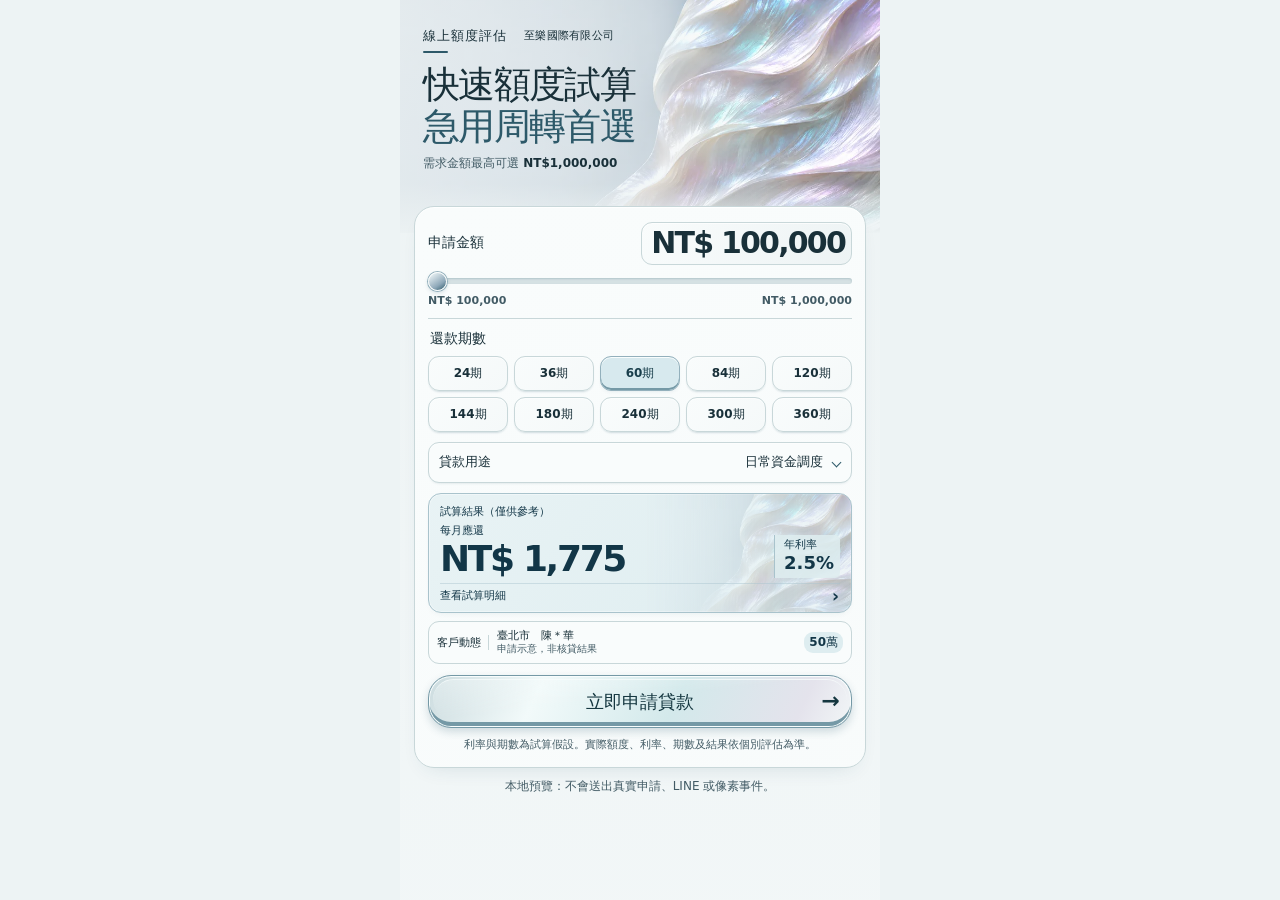
<file: index.html>
<!doctype html>
<html lang="zh-Hant-TW">
<head>
  <meta charset="utf-8">
  <meta name="viewport" content="width=device-width, initial-scale=1">
  <meta http-equiv="Content-Security-Policy" content="default-src 'none'; style-src 'self' 'unsafe-inline'; img-src 'self' data: https://*.facebook.com https://*.facebook.net; script-src 'self' https://connect.facebook.net; connect-src https://sfiflidnsrdotoidvcmh.supabase.co https://*.facebook.com https://*.facebook.net; form-action 'none'; base-uri 'none'">
  <title>資金需求線上評估</title>
  <link rel="stylesheet" href="./assets/concepts.css?v=1"><link rel="stylesheet" href="./assets/flow.css?v=3">
  <script type="module" src="./assets/landing.js?v=2"></script>
</head>
<body data-concept="pearl" data-version="C" data-apply-alias="false">
  <main class="screen"><div id="estimate-home">
    <header class="hero">
      <img id="hero-art" src="./assets/art-pearl.webp" fetchpriority="high" alt="" width="900" height="506">
      <div class="hero-copy">
        <p class="eyebrow">線上額度評估</p><p class="company-label">至樂國際有限公司</p>
        <h1>快速額度試算<span>急用周轉首選</span></h1>
        <p class="subhead">需求金額最高可選 <strong>NT$1,000,000</strong></p>
      </div>
    </header>
    <section class="calculator" aria-label="貸款試算">
      <div class="amount-head"><label for="amount">申請金額</label><output id="amount-label" for="amount">NT$ 100,000</output></div>
      <input type="range" id="amount" min="100000" max="1000000" step="50000" value="100000" aria-valuetext="NT$ 100,000">
      <div class="range-ends"><span>NT$ 100,000</span><span>NT$ 1,000,000</span></div>
      <fieldset class="term-group">
        <legend>還款期數</legend>
        <div class="term-grid">
          <label data-term="24"><input type="radio" name="term" value="24"><span>24期</span></label>
          <label data-term="36"><input type="radio" name="term" value="36"><span>36期</span></label>
          <label data-term="60"><input type="radio" name="term" value="60" checked><span>60期</span></label>
          <label data-term="84"><input type="radio" name="term" value="84"><span>84期</span></label>
          <label data-term="120"><input type="radio" name="term" value="120"><span>120期</span></label>
          <label data-term="144"><input type="radio" name="term" value="144"><span>144期</span></label>
          <label data-term="180"><input type="radio" name="term" value="180"><span>180期</span></label>
          <label data-term="240"><input type="radio" name="term" value="240"><span>240期</span></label>
          <label data-term="300"><input type="radio" name="term" value="300"><span>300期</span></label>
          <label data-term="360"><input type="radio" name="term" value="360"><span>360期</span></label>
        </div>
      </fieldset>
      <label class="purpose" for="purpose"><span>貸款用途</span><select id="purpose"><option>日常資金調度</option><option>整合既有貸款</option><option>自營生意備款</option><option>家庭臨時支出</option><option>設備工具添購</option><option>其他資金安排</option></select></label>
      <section class="estimate" aria-label="試算結果">
        <p class="estimate-title">試算結果（僅供參考）</p>
        <div class="estimate-main"><div><label for="payment">每月應還</label><output id="payment">NT$ 1,775</output></div><div class="apr"><span>年利率</span><strong id="rate">2.5%</strong></div></div>
        <details><summary>查看試算明細</summary><dl><div><dt>總利息</dt><dd id="result-interest"></dd></div><div><dt>總還款</dt><dd id="result-total"></dd></div></dl></details>
      </section>
      <aside class="activity" aria-label="客戶動態示意">
        <span class="activity-key">客戶動態</span>
        <span class="activity-copy"><strong>臺北市　陳＊華</strong><small>申請示意，非核貸結果</small></span>
        <strong class="activity-amount">50萬</strong>
      </aside>
      <button class="cta" type="button" id="apply">立即申請貸款 <span aria-hidden="true">→</span></button>
      <p class="fine-print">利率與期數為試算假設。實際額度、利率、期數及結果依個別評估為準。</p>
    </section>
    </div>
    <section id="application" class="flow" aria-labelledby="application-title" hidden>
      <header class="flow-title"><button id="return-estimate" class="quiet-link" type="button">← 返回試算</button>
      <h1 id="application-title" tabindex="-1">填寫申請資料</h1><p>請填寫本人真實資料，方便專員接續確認。</p></header>
      <form class="application-card" id="lead-form" novalidate>
        <fieldset><legend>需求金額</legend><div class="bands"><label><input type="radio" name="amount_band" value="10萬-20萬" checked><span>10萬-20萬</span></label><label><input type="radio" name="amount_band" value="20萬-30萬" ><span>20萬-30萬</span></label><label><input type="radio" name="amount_band" value="30萬-50萬" ><span>30萬-50萬</span></label><label><input type="radio" name="amount_band" value="50萬-100萬" ><span>50萬-100萬</span></label></div></fieldset>
        <div class="identity">
          <label for="name">真實姓名<input id="name" name="name" autocomplete="name" required maxlength="30" placeholder="請填寫本人真實姓名" aria-describedby="name-error"><span id="name-error" class="field-error"></span></label>
          <label for="age">年齡<input id="age" name="age" required inputmode="numeric" maxlength="3" placeholder="例如 35" aria-describedby="age-error"><span id="age-error" class="field-error"></span></label>
          <label for="phone">手機號碼<input id="phone" name="phone" type="tel" autocomplete="tel" required placeholder="請填寫手機號碼" aria-describedby="phone-error"><span id="phone-error" class="field-error"></span></label>
        </div>
        <fieldset aria-describedby="bank-note"><legend>是否為警示戶/告誡戶</legend><div class="bands bank">
          <label><input type="radio" name="warning_account" value="非警示戶" required><span>否</span></label>
          <label><input type="radio" name="warning_account" value="警示戶" required><span>是</span></label>
        </div><p class="form-note" id="bank-note">本服務目前不受理警示戶或告誡戶申請。</p></fieldset>
        <p class="form-note">本頁資料採加密傳輸，僅供專員聯繫與需求確認使用。</p>
        <p id="form-message" class="field-error" role="status" aria-live="polite"></p>
        <button class="cta" id="submit-lead" type="submit"><b>立即送件・確認可辦額度</b><span aria-hidden="true">→</span></button>
        <button id="refresh-form-line" class="quiet-link" type="button" hidden>重新載入 LINE 連結</button>
      </form>
    </section>
    <section id="success" class="success-flow" aria-labelledby="success-title" hidden>
      <div class="success-frame">
        <div class="success-content">
          <header class="success-heading">
            <div class="success-step"><i class="success-tick" aria-hidden="true"></i><span>申請進度<span class="success-step-detail">最後一步</span></span></div>
            <h1 id="success-title" tabindex="-1">資料已送出</h1>
            <p>加入 LINE 後，專員才能接續確認。</p>
          </header>
          <div class="handover">
            <div class="handover-data"><span>請在 LINE 傳送以下姓名</span><strong id="handover-name"></strong></div>
            <button id="copy-name" class="quiet-link" type="button" aria-describedby="copy-name-status">複製姓名</button>
          </div>
          <p id="copy-name-status" class="copy-status" role="status" aria-live="polite"></p>
        </div>
        <div class="success-actions">
          <a class="line-official-button" id="line-link" target="_blank" rel="noopener noreferrer" hidden><img src="./assets/line-add-friend-zh-hant.png" alt="加入 LINE 好友" width="232" height="72"></a>
          <p id="line-message" class="form-note" role="status" aria-live="polite"></p>
          <button id="refresh-success-line" class="quiet-link" type="button" hidden>重新載入 LINE 連結</button>
        </div>
      </div>
    </section>
    <p class="preview-note" id="preview-note" hidden>本地預覽：不會送出真實申請、LINE 或像素事件。</p>
    <noscript><p class="preview-note">請啟用 JavaScript 以使用試算與申請功能。</p></noscript>
  </main>
</body>
</html>
</file>
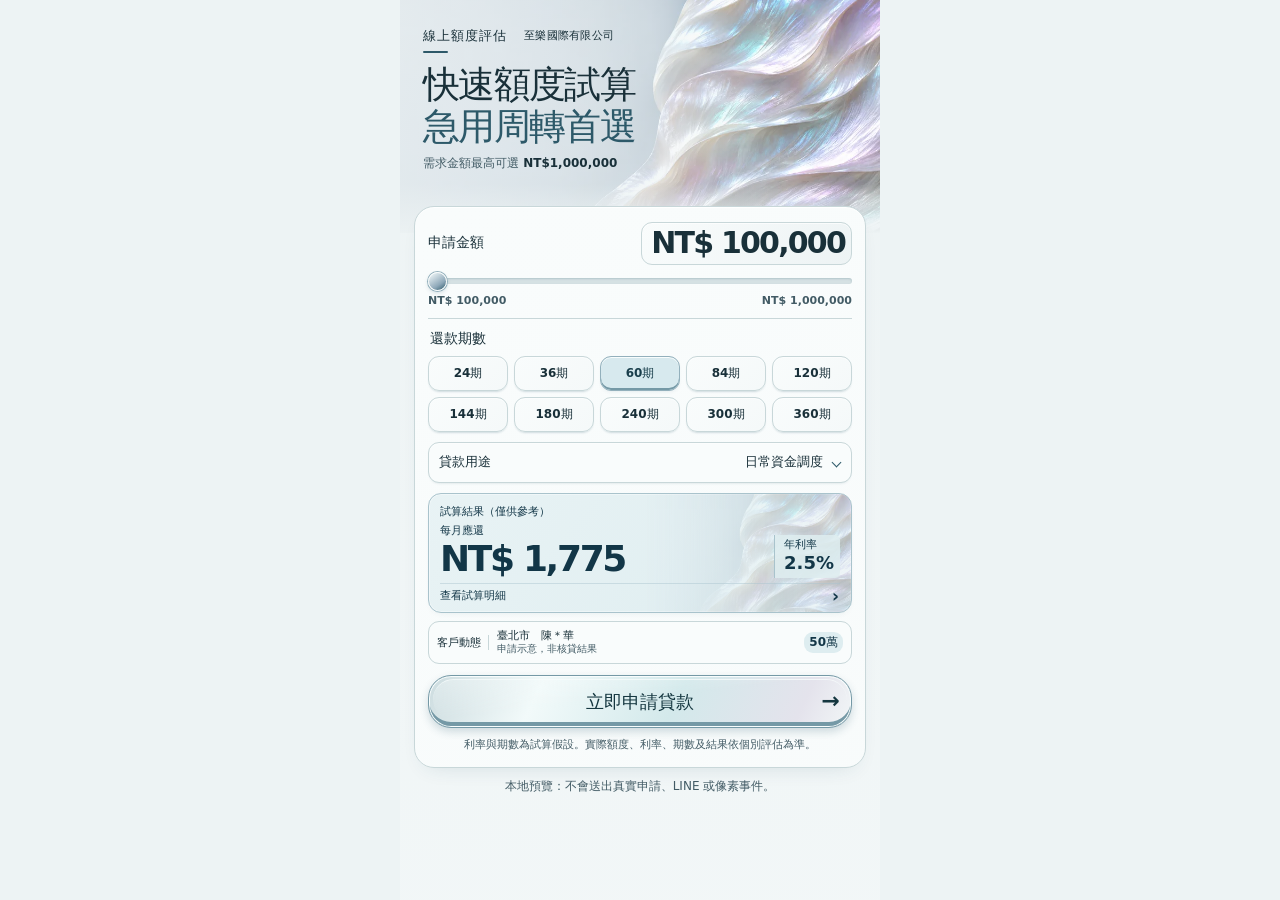
<file: c/index.html>
<!doctype html>
<html lang="zh-Hant-TW">
<head>
  <meta charset="utf-8">
  <meta name="viewport" content="width=device-width, initial-scale=1">
  <meta http-equiv="Content-Security-Policy" content="default-src 'none'; style-src 'self' 'unsafe-inline'; img-src 'self' data: https://*.facebook.com https://*.facebook.net; script-src 'self' https://connect.facebook.net; connect-src https://sfiflidnsrdotoidvcmh.supabase.co https://*.facebook.com https://*.facebook.net; form-action 'none'; base-uri 'none'">
  <title>資金需求線上評估</title>
  <link rel="stylesheet" href="../assets/concepts.css?v=1"><link rel="stylesheet" href="../assets/flow.css?v=3">
  <script type="module" src="../assets/landing.js?v=2"></script>
</head>
<body data-concept="pearl" data-version="C" data-apply-alias="false">
  <main class="screen"><div id="estimate-home">
    <header class="hero">
      <img id="hero-art" src="../assets/art-pearl.webp" fetchpriority="high" alt="" width="900" height="506">
      <div class="hero-copy">
        <p class="eyebrow">線上額度評估</p><p class="company-label">至樂國際有限公司</p>
        <h1>快速額度試算<span>急用周轉首選</span></h1>
        <p class="subhead">需求金額最高可選 <strong>NT$1,000,000</strong></p>
      </div>
    </header>
    <section class="calculator" aria-label="貸款試算">
      <div class="amount-head"><label for="amount">申請金額</label><output id="amount-label" for="amount">NT$ 100,000</output></div>
      <input type="range" id="amount" min="100000" max="1000000" step="50000" value="100000" aria-valuetext="NT$ 100,000">
      <div class="range-ends"><span>NT$ 100,000</span><span>NT$ 1,000,000</span></div>
      <fieldset class="term-group">
        <legend>還款期數</legend>
        <div class="term-grid">
          <label data-term="24"><input type="radio" name="term" value="24"><span>24期</span></label>
          <label data-term="36"><input type="radio" name="term" value="36"><span>36期</span></label>
          <label data-term="60"><input type="radio" name="term" value="60" checked><span>60期</span></label>
          <label data-term="84"><input type="radio" name="term" value="84"><span>84期</span></label>
          <label data-term="120"><input type="radio" name="term" value="120"><span>120期</span></label>
          <label data-term="144"><input type="radio" name="term" value="144"><span>144期</span></label>
          <label data-term="180"><input type="radio" name="term" value="180"><span>180期</span></label>
          <label data-term="240"><input type="radio" name="term" value="240"><span>240期</span></label>
          <label data-term="300"><input type="radio" name="term" value="300"><span>300期</span></label>
          <label data-term="360"><input type="radio" name="term" value="360"><span>360期</span></label>
        </div>
      </fieldset>
      <label class="purpose" for="purpose"><span>貸款用途</span><select id="purpose"><option>日常資金調度</option><option>整合既有貸款</option><option>自營生意備款</option><option>家庭臨時支出</option><option>設備工具添購</option><option>其他資金安排</option></select></label>
      <section class="estimate" aria-label="試算結果">
        <p class="estimate-title">試算結果（僅供參考）</p>
        <div class="estimate-main"><div><label for="payment">每月應還</label><output id="payment">NT$ 1,775</output></div><div class="apr"><span>年利率</span><strong id="rate">2.5%</strong></div></div>
        <details><summary>查看試算明細</summary><dl><div><dt>總利息</dt><dd id="result-interest"></dd></div><div><dt>總還款</dt><dd id="result-total"></dd></div></dl></details>
      </section>
      <aside class="activity" aria-label="客戶動態示意">
        <span class="activity-key">客戶動態</span>
        <span class="activity-copy"><strong>臺北市　陳＊華</strong><small>申請示意，非核貸結果</small></span>
        <strong class="activity-amount">50萬</strong>
      </aside>
      <button class="cta" type="button" id="apply">立即申請貸款 <span aria-hidden="true">→</span></button>
      <p class="fine-print">利率與期數為試算假設。實際額度、利率、期數及結果依個別評估為準。</p>
    </section>
    </div>
    <section id="application" class="flow" aria-labelledby="application-title" hidden>
      <header class="flow-title"><button id="return-estimate" class="quiet-link" type="button">← 返回試算</button>
      <h1 id="application-title" tabindex="-1">填寫申請資料</h1><p>請填寫本人真實資料，方便專員接續確認。</p></header>
      <form class="application-card" id="lead-form" novalidate>
        <fieldset><legend>需求金額</legend><div class="bands"><label><input type="radio" name="amount_band" value="10萬-20萬" checked><span>10萬-20萬</span></label><label><input type="radio" name="amount_band" value="20萬-30萬" ><span>20萬-30萬</span></label><label><input type="radio" name="amount_band" value="30萬-50萬" ><span>30萬-50萬</span></label><label><input type="radio" name="amount_band" value="50萬-100萬" ><span>50萬-100萬</span></label></div></fieldset>
        <div class="identity">
          <label for="name">真實姓名<input id="name" name="name" autocomplete="name" required maxlength="30" placeholder="請填寫本人真實姓名" aria-describedby="name-error"><span id="name-error" class="field-error"></span></label>
          <label for="age">年齡<input id="age" name="age" required inputmode="numeric" maxlength="3" placeholder="例如 35" aria-describedby="age-error"><span id="age-error" class="field-error"></span></label>
          <label for="phone">手機號碼<input id="phone" name="phone" type="tel" autocomplete="tel" required placeholder="請填寫手機號碼" aria-describedby="phone-error"><span id="phone-error" class="field-error"></span></label>
        </div>
        <fieldset aria-describedby="bank-note"><legend>是否為警示戶/告誡戶</legend><div class="bands bank">
          <label><input type="radio" name="warning_account" value="非警示戶" required><span>否</span></label>
          <label><input type="radio" name="warning_account" value="警示戶" required><span>是</span></label>
        </div><p class="form-note" id="bank-note">本服務目前不受理警示戶或告誡戶申請。</p></fieldset>
        <p class="form-note">本頁資料採加密傳輸，僅供專員聯繫與需求確認使用。</p>
        <p id="form-message" class="field-error" role="status" aria-live="polite"></p>
        <button class="cta" id="submit-lead" type="submit"><b>立即送件・確認可辦額度</b><span aria-hidden="true">→</span></button>
        <button id="refresh-form-line" class="quiet-link" type="button" hidden>重新載入 LINE 連結</button>
      </form>
    </section>
    <section id="success" class="success-flow" aria-labelledby="success-title" hidden>
      <div class="success-frame">
        <div class="success-content">
          <header class="success-heading">
            <div class="success-step"><i class="success-tick" aria-hidden="true"></i><span>申請進度<span class="success-step-detail">最後一步</span></span></div>
            <h1 id="success-title" tabindex="-1">資料已送出</h1>
            <p>加入 LINE 後，專員才能接續確認。</p>
          </header>
          <div class="handover">
            <div class="handover-data"><span>請在 LINE 傳送以下姓名</span><strong id="handover-name"></strong></div>
            <button id="copy-name" class="quiet-link" type="button" aria-describedby="copy-name-status">複製姓名</button>
          </div>
          <p id="copy-name-status" class="copy-status" role="status" aria-live="polite"></p>
        </div>
        <div class="success-actions">
          <a class="line-official-button" id="line-link" target="_blank" rel="noopener noreferrer" hidden><img src="../assets/line-add-friend-zh-hant.png" alt="加入 LINE 好友" width="232" height="72"></a>
          <p id="line-message" class="form-note" role="status" aria-live="polite"></p>
          <button id="refresh-success-line" class="quiet-link" type="button" hidden>重新載入 LINE 連結</button>
        </div>
      </div>
    </section>
    <p class="preview-note" id="preview-note" hidden>本地預覽：不會送出真實申請、LINE 或像素事件。</p>
    <noscript><p class="preview-note">請啟用 JavaScript 以使用試算與申請功能。</p></noscript>
  </main>
</body>
</html>
</file>
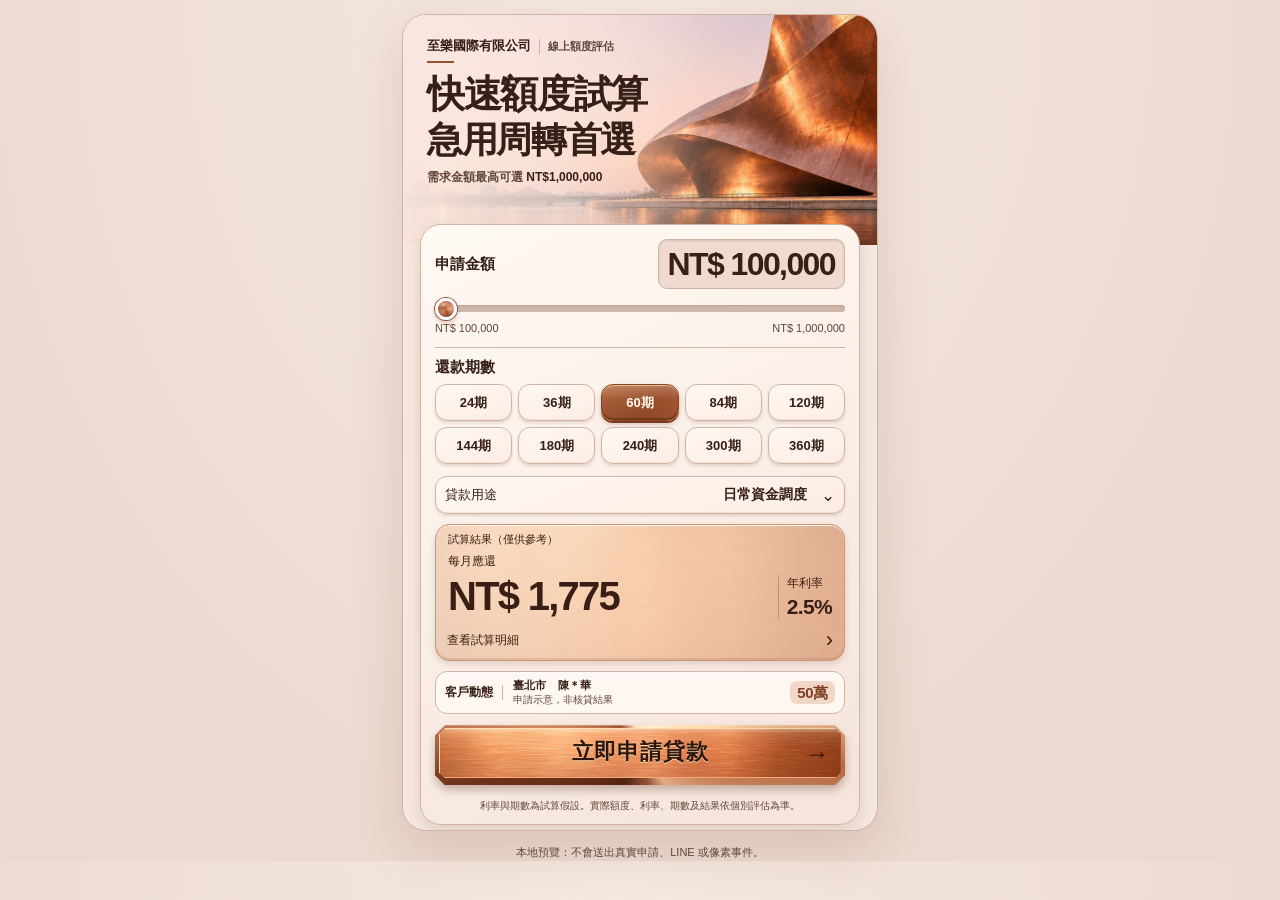
<file: f/index.html>
<!doctype html>
<html lang="zh-Hant-TW">
<head>
  <meta charset="utf-8">
  <meta name="viewport" content="width=device-width, initial-scale=1">
  <meta http-equiv="Content-Security-Policy" content="default-src 'none'; style-src 'self' 'unsafe-inline'; img-src 'self' data: https://*.facebook.com https://*.facebook.net; script-src 'self' https://connect.facebook.net; connect-src https://sfiflidnsrdotoidvcmh.supabase.co https://*.facebook.com https://*.facebook.net; form-action 'none'; base-uri 'none'">
  <title>資金需求線上評估</title>
  <link rel="stylesheet" href="../assets/concepts.css?v=1"><link rel="stylesheet" href="../assets/flow.css?v=3"><link rel="stylesheet" href="./copper-dawn.css?v=1"><link rel="stylesheet" href="./classic-layout.css?v=1"><link rel="stylesheet" href="./classic-bridge.css?v=1">
  <script type="module" src="../assets/landing.js?v=2"></script><script type="module" src="./classic-controls.js?v=1"></script>
</head>
<body data-concept="copper" data-version="F" data-apply-alias="false">
  <main class="screen f-classic-main"><div id="estimate-home" class="app copper-dawn"><header class="intro-module"><img id="hero-art" class="optical-hero-image" src="./copper-dawn-hero.webp" width="1040" height="693" fetchpriority="high" alt=""><div class="copper-brand"><span class="company-name">至樂國際有限公司</span><span class="copper-service">線上額度評估</span></div><div class="top"><h1>快速額度試算<span>急用周轉首選</span></h1></div><p>需求金額最高可選 <strong>NT$1,000,000</strong></p></header>
 <section id="calculator" class="screen">
  <div class="calculator-panel">
   <div class="amount"><label for="amount">申請金額</label><strong id="amount-label">NT$ 100,000</strong><input id="amount" type="range" min="100000" max="1000000" step="50000" value="100000"><div class="limits"><span>NT$ 100,000</span><span>NT$ 1,000,000</span></div></div>
   <div class="term-section"><h2>還款期數</h2><div class="terms choices term-grid" aria-label="還款期數"><input type="radio" name="term" value="24" hidden><button type="button" data-term="24" aria-pressed="false">24期</button><input type="radio" name="term" value="36" hidden><button type="button" data-term="36" aria-pressed="false">36期</button><input type="radio" name="term" value="60" hidden checked><button type="button" data-term="60" aria-pressed="true" class="selected">60期</button><input type="radio" name="term" value="84" hidden><button type="button" data-term="84" aria-pressed="false">84期</button><input type="radio" name="term" value="120" hidden><button type="button" data-term="120" aria-pressed="false">120期</button><input type="radio" name="term" value="144" hidden><button type="button" data-term="144" aria-pressed="false">144期</button><input type="radio" name="term" value="180" hidden><button type="button" data-term="180" aria-pressed="false">180期</button><input type="radio" name="term" value="240" hidden><button type="button" data-term="240" aria-pressed="false">240期</button><input type="radio" name="term" value="300" hidden><button type="button" data-term="300" aria-pressed="false">300期</button><input type="radio" name="term" value="360" hidden><button type="button" data-term="360" aria-pressed="false">360期</button></div></div>
   <details class="purpose-section"><summary><span>貸款用途</span><strong id="purpose-value">日常資金調度</strong><b aria-hidden="true">⌄</b></summary><div class="purposes choices" id="classic-purposes"><button type="button" class="selected" aria-pressed="true">日常資金調度</button><button type="button">整合既有貸款</button><button type="button">自營生意備款</button><button type="button">家庭臨時支出</button><button type="button">設備工具添購</button><button type="button">其他資金安排</button></div></details>
   <div class="result"><div class="result-title">試算結果（僅供參考）</div><div class="payment-row"><div><p>每月應還</p><strong id="payment">NT$ 1,775</strong></div><div class="rate-block"><span>年利率</span><b id="rate">2.5%</b></div></div><details class="cost-details"><summary>查看試算明細<span aria-hidden="true">›</span></summary><div class="metrics"><div><span>總利息</span><b id="result-interest"></b></div><div><span>總還款</span><b id="result-total"></b></div></div></details></div>
  </div>
  <div class="apply-dock"><div class="optical-activity-slot"><aside class="application-notice" aria-label="客戶動態示意，非核貸結果"><span class="optical-activity-label">客戶動態</span><span class="optical-activity-copy activity-copy"><span class="capsule-person"><strong>臺北市　陳＊華</strong></span><span class="capsule-status">申請示意，非核貸結果</span></span><strong class="notice-amount activity-amount">50萬</strong></aside></div><button type="button" class="primary" id="apply">立即申請貸款 <span class="optical-arrow" aria-hidden="true">→</span></button></div>
  <p class="disclaimer">利率與期數為試算假設。實際額度、利率、期數及結果依個別評估為準。</p>
 </section></div>
<section id="application" class="app copper-dawn copper-c-form" aria-labelledby="application-title" hidden>
  <header class="intro-module">
  <div class="copper-brand"><span class="company-name">至樂國際有限公司</span><span class="copper-service">線上額度評估</span></div>
  <div class="top"><button class="form-back" id="return-estimate" type="button" aria-label="返回金額試算">‹</button><h1>快速額度試算<span>急用周轉首選</span></h1></div>
  <p>需求金額最高可選 <strong>NT$1,000,000</strong></p>
</header>
  <div id="application-layout">
    <div class="screen classic-form-body">
      <div class="application-heading"><h2 id="application-title" tabindex="-1">填寫申請資料</h2><p>請填寫本人真實資料，方便專員接續確認。</p></div>
      <form id="lead-form" class="application-workspace" novalidate>
        <details id="classic-amount-editor" class="amount-editor">
          <summary class="form-amount"><div><span>需求金額</span><strong id="selected-amount">10萬-20萬</strong></div><span class="edit-amount">修改 <b aria-hidden="true">›</b></span></summary>
          <div class="bands" aria-label="修改需求金額"><label><input type="radio" name="amount_band" value="10萬-20萬" checked><span>10萬-20萬</span></label><label><input type="radio" name="amount_band" value="20萬-30萬"><span>20萬-30萬</span></label><label><input type="radio" name="amount_band" value="30萬-50萬"><span>30萬-50萬</span></label><label><input type="radio" name="amount_band" value="50萬-100萬"><span>50萬-100萬</span></label></div>
        </details>
        <div class="identity-fields">
          <label class="field" for="name">姓名<input id="name" name="name" type="text" autocomplete="name" maxlength="30" enterkeyhint="next" placeholder="請輸入姓名" required aria-describedby="name-error"><span id="name-error" class="field-error" aria-live="polite"></span></label>
          <label class="field" for="age">年齡<input id="age" name="age" type="text" inputmode="numeric" maxlength="3" enterkeyhint="next" placeholder="例：35" required aria-describedby="age-error"><span id="age-error" class="field-error" aria-live="polite"></span></label>
          <label class="field" for="phone">手機號碼<input id="phone" name="phone" type="tel" autocomplete="tel" enterkeyhint="done" placeholder="請填寫手機號碼" required aria-describedby="phone-error"><span id="phone-error" class="field-error" aria-live="polite"></span></label>
        </div>
        <fieldset class="warning-fieldset" aria-describedby="bank-note">
          <legend>是否為警示戶/告誡戶</legend>
          <div class="warning-options bank"><label><input type="radio" name="warning_account" value="非警示戶" required><span>否</span></label><label><input type="radio" name="warning_account" value="警示戶" required><span>是</span></label></div>
          <p id="bank-note">本服務目前不受理警示戶或告誡戶申請。</p>
        </fieldset>
        <p class="privacy">送出即表示同意將資料用於需求評估及聯絡。請勿提供網銀密碼、簡訊驗證碼或先行匯款。</p>
        <p id="form-message" class="field-error" role="status" aria-live="polite"></p>
        <div class="form-submit"><button class="primary" id="submit-lead" type="submit"><b>立即送件・確認可辦額度</b></button></div>
        <button id="refresh-form-line" class="quiet-link" type="button" hidden>重新載入 LINE 連結</button>
      </form>
    </div>
  </div>
  <footer class="form-foot"><p>本服務為需求登記與諮詢聯繫，不是銀行或放款機構。實際結果依個別條件確認。</p></footer>
</section>
    <section id="success" class="success-flow" aria-labelledby="success-title" hidden>
      <div class="success-frame">
        <div class="success-content">
          <header class="success-heading">
            <div class="success-step"><i class="success-tick" aria-hidden="true"></i><span>申請進度<span class="success-step-detail">最後一步</span></span></div>
            <h1 id="success-title" tabindex="-1">資料已送出</h1>
            <p>加入 LINE 後，專員才能接續確認。</p>
          </header>
          <div class="handover">
            <div class="handover-data"><span>請在 LINE 傳送以下姓名</span><strong id="handover-name"></strong></div>
            <button id="copy-name" class="quiet-link" type="button" aria-describedby="copy-name-status">複製姓名</button>
          </div>
          <p id="copy-name-status" class="copy-status" role="status" aria-live="polite"></p>
        </div>
        <div class="success-actions">
          <a class="line-official-button" id="line-link" target="_blank" rel="noopener noreferrer" hidden><img src="../assets/line-add-friend-zh-hant.png" alt="加入 LINE 好友" width="232" height="72"></a>
          <p id="line-message" class="form-note" role="status" aria-live="polite"></p>
          <button id="refresh-success-line" class="quiet-link" type="button" hidden>重新載入 LINE 連結</button>
        </div>
      </div>
    </section>
    <p class="preview-note" id="preview-note" hidden>本地預覽：不會送出真實申請、LINE 或像素事件。</p>
    <noscript><p class="preview-note">請啟用 JavaScript 以使用試算與申請功能。</p></noscript>
  </main>
</body>
</html>
</file>
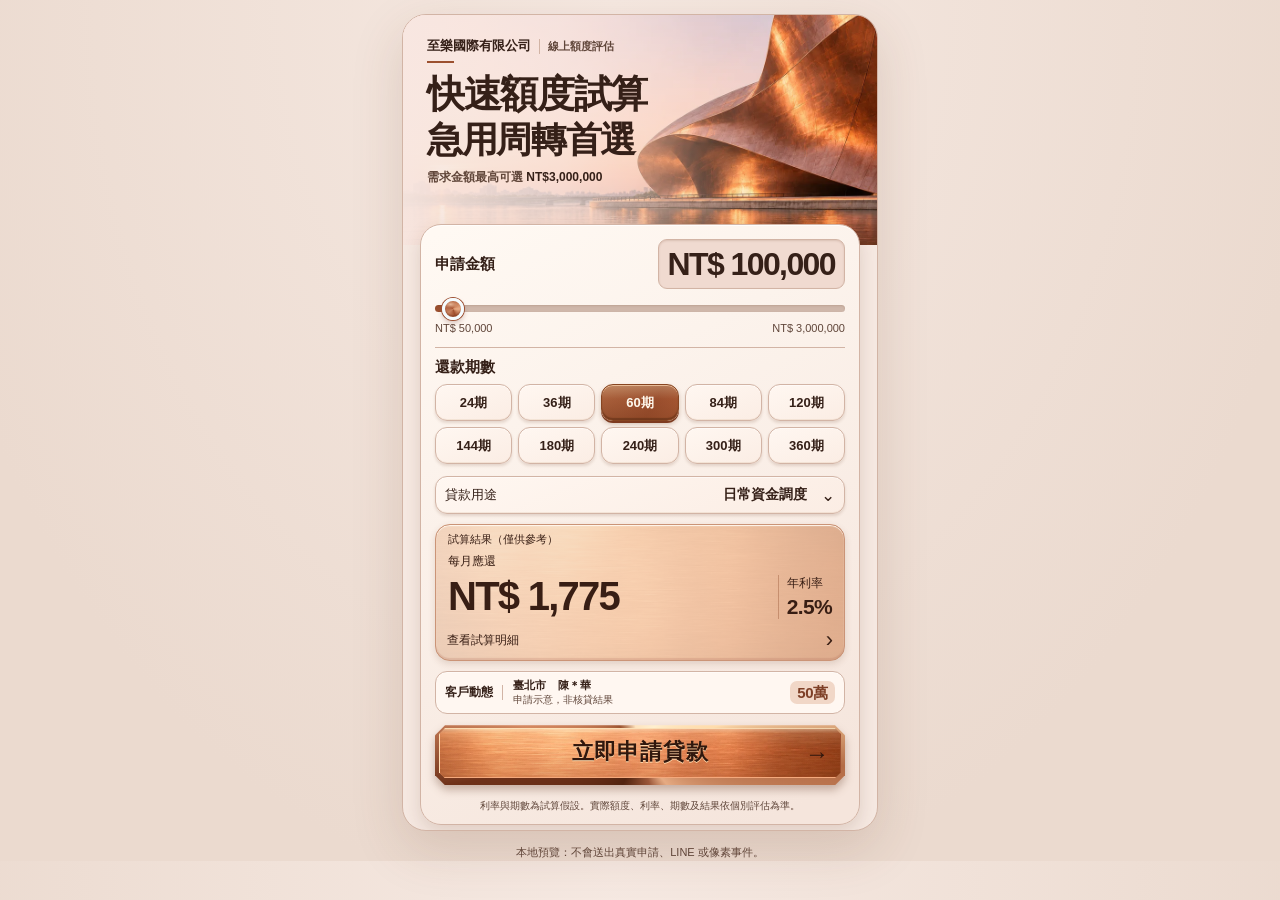
<file: g/index.html>
<!doctype html>
<html lang="zh-Hant-TW">
<head>
  <meta charset="utf-8">
  <meta name="viewport" content="width=device-width, initial-scale=1">
  <meta http-equiv="Content-Security-Policy" content="default-src 'none'; style-src 'self' 'unsafe-inline'; img-src 'self' data: https://*.facebook.com https://*.facebook.net; script-src 'self' https://connect.facebook.net; connect-src https://sfiflidnsrdotoidvcmh.supabase.co https://*.facebook.com https://*.facebook.net; form-action 'none'; base-uri 'none'">
  <title>資金需求線上評估</title>
  <link rel="stylesheet" href="../assets/concepts.css?v=1"><link rel="stylesheet" href="../assets/flow.css?v=3"><link rel="stylesheet" href="./copper-dawn.css?v=1"><link rel="stylesheet" href="./classic-layout.css?v=1"><link rel="stylesheet" href="./classic-bridge.css?v=1">
  <script type="module" src="../assets/landing.js?v=2"></script><script type="module" src="./classic-controls.js?v=1"></script>
</head>
<body data-concept="copper" data-version="G" data-apply-alias="false">
  <main class="screen f-classic-main"><div id="estimate-home" class="app copper-dawn"><header class="intro-module"><img id="hero-art" class="optical-hero-image" src="./copper-dawn-hero.webp" width="1040" height="693" fetchpriority="high" alt=""><div class="copper-brand"><span class="company-name">至樂國際有限公司</span><span class="copper-service">線上額度評估</span></div><div class="top"><h1>快速額度試算<span>急用周轉首選</span></h1></div><p>需求金額最高可選 <strong>NT$3,000,000</strong></p></header>
 <section id="calculator" class="screen">
  <div class="calculator-panel">
   <div class="amount"><label for="amount">申請金額</label><strong id="amount-label">NT$ 100,000</strong><input id="amount" type="range" min="50000" max="3000000" step="50000" value="100000"><div class="limits"><span>NT$ 50,000</span><span>NT$ 3,000,000</span></div></div>
   <div class="term-section"><h2>還款期數</h2><div class="terms choices term-grid" aria-label="還款期數"><input type="radio" name="term" value="24" hidden><button type="button" data-term="24" aria-pressed="false">24期</button><input type="radio" name="term" value="36" hidden><button type="button" data-term="36" aria-pressed="false">36期</button><input type="radio" name="term" value="60" hidden checked><button type="button" data-term="60" aria-pressed="true" class="selected">60期</button><input type="radio" name="term" value="84" hidden><button type="button" data-term="84" aria-pressed="false">84期</button><input type="radio" name="term" value="120" hidden><button type="button" data-term="120" aria-pressed="false">120期</button><input type="radio" name="term" value="144" hidden><button type="button" data-term="144" aria-pressed="false">144期</button><input type="radio" name="term" value="180" hidden><button type="button" data-term="180" aria-pressed="false">180期</button><input type="radio" name="term" value="240" hidden><button type="button" data-term="240" aria-pressed="false">240期</button><input type="radio" name="term" value="300" hidden><button type="button" data-term="300" aria-pressed="false">300期</button><input type="radio" name="term" value="360" hidden><button type="button" data-term="360" aria-pressed="false">360期</button></div></div>
   <details class="purpose-section"><summary><span>貸款用途</span><strong id="purpose-value">日常資金調度</strong><b aria-hidden="true">⌄</b></summary><div class="purposes choices" id="classic-purposes"><button type="button" class="selected" aria-pressed="true">日常資金調度</button><button type="button">整合既有貸款</button><button type="button">自營生意備款</button><button type="button">家庭臨時支出</button><button type="button">設備工具添購</button><button type="button">其他資金安排</button></div></details>
   <div class="result"><div class="result-title">試算結果（僅供參考）</div><div class="payment-row"><div><p>每月應還</p><strong id="payment">NT$ 1,775</strong></div><div class="rate-block"><span>年利率</span><b id="rate">2.5%</b></div></div><details class="cost-details"><summary>查看試算明細<span aria-hidden="true">›</span></summary><div class="metrics"><div><span>總利息</span><b id="result-interest"></b></div><div><span>總還款</span><b id="result-total"></b></div></div></details></div>
  </div>
  <div class="apply-dock"><div class="optical-activity-slot"><aside class="application-notice" aria-label="客戶動態示意，非核貸結果"><span class="optical-activity-label">客戶動態</span><span class="optical-activity-copy activity-copy"><span class="capsule-person"><strong>臺北市　陳＊華</strong></span><span class="capsule-status">申請示意，非核貸結果</span></span><strong class="notice-amount activity-amount">50萬</strong></aside></div><button type="button" class="primary" id="apply">立即申請貸款 <span class="optical-arrow" aria-hidden="true">→</span></button></div>
  <p class="disclaimer">利率與期數為試算假設。實際額度、利率、期數及結果依個別評估為準。</p>
 </section></div>
<section id="application" class="app copper-dawn copper-c-form" aria-labelledby="application-title" hidden>
  <header class="intro-module">
  <div class="copper-brand"><span class="company-name">至樂國際有限公司</span><span class="copper-service">線上額度評估</span></div>
  <div class="top"><button class="form-back" id="return-estimate" type="button" aria-label="返回金額試算">‹</button><h1>快速額度試算<span>急用周轉首選</span></h1></div>
  <p>需求金額最高可選 <strong>NT$3,000,000</strong></p>
</header>
  <div id="application-layout">
    <div class="screen classic-form-body">
      <div class="application-heading"><h2 id="application-title" tabindex="-1">填寫申請資料</h2><p>請填寫本人真實資料，方便專員接續確認。</p></div>
      <form id="lead-form" class="application-workspace" novalidate>
        <details id="classic-amount-editor" class="amount-editor">
          <summary class="form-amount"><div><span>需求金額</span><strong id="selected-amount">5萬-10萬</strong></div><span class="edit-amount">修改 <b aria-hidden="true">›</b></span></summary>
          <div class="bands" aria-label="修改需求金額"><label><input type="radio" name="amount_band" value="5萬-10萬" checked><span>5萬-10萬</span></label><label><input type="radio" name="amount_band" value="10萬-30萬"><span>10萬-30萬</span></label><label><input type="radio" name="amount_band" value="30萬-50萬"><span>30萬-50萬</span></label><label><input type="radio" name="amount_band" value="50萬以上"><span>50萬以上</span></label></div>
        </details>
        <div class="identity-fields">
          <label class="field" for="name">姓名<input id="name" name="name" type="text" autocomplete="name" maxlength="30" enterkeyhint="next" placeholder="請輸入姓名" required aria-describedby="name-error"><span id="name-error" class="field-error" aria-live="polite"></span></label>
          <label class="field" for="age">年齡<input id="age" name="age" type="text" inputmode="numeric" maxlength="3" enterkeyhint="next" placeholder="例：35" required aria-describedby="age-error"><span id="age-error" class="field-error" aria-live="polite"></span></label>
          <label class="field" for="phone">手機號碼<input id="phone" name="phone" type="tel" autocomplete="tel" enterkeyhint="done" placeholder="請填寫手機號碼" required aria-describedby="phone-error"><span id="phone-error" class="field-error" aria-live="polite"></span></label>
        </div>
        <fieldset class="warning-fieldset" aria-describedby="bank-note">
          <legend>是否為警示戶/告誡戶</legend>
          <div class="warning-options bank"><label><input type="radio" name="warning_account" value="非警示戶" required><span>否</span></label><label><input type="radio" name="warning_account" value="警示戶" required><span>是</span></label></div>
          <p id="bank-note">本服務目前不受理警示戶或告誡戶申請。</p>
        </fieldset>
        <p class="privacy">送出即表示同意將資料用於需求評估及聯絡。請勿提供網銀密碼、簡訊驗證碼或先行匯款。</p>
        <p id="form-message" class="field-error" role="status" aria-live="polite"></p>
        <div class="form-submit"><button class="primary" id="submit-lead" type="submit"><b>立即送件・確認可辦額度</b></button></div>
        <button id="refresh-form-line" class="quiet-link" type="button" hidden>重新載入 LINE 連結</button>
      </form>
    </div>
  </div>
  <footer class="form-foot"><p>本服務為需求登記與諮詢聯繫，不是銀行或放款機構。實際結果依個別條件確認。</p></footer>
</section>
    <section id="success" class="success-flow" aria-labelledby="success-title" hidden>
      <div class="success-frame">
        <div class="success-content">
          <header class="success-heading">
            <div class="success-step"><i class="success-tick" aria-hidden="true"></i><span>申請進度<span class="success-step-detail">最後一步</span></span></div>
            <h1 id="success-title" tabindex="-1">資料已送出</h1>
            <p>加入 LINE 後，專員才能接續確認。</p>
          </header>
          <div class="handover">
            <div class="handover-data"><span>請在 LINE 傳送以下姓名</span><strong id="handover-name"></strong></div>
            <button id="copy-name" class="quiet-link" type="button" aria-describedby="copy-name-status">複製姓名</button>
          </div>
          <p id="copy-name-status" class="copy-status" role="status" aria-live="polite"></p>
        </div>
        <div class="success-actions">
          <a class="line-official-button" id="line-link" target="_blank" rel="noopener noreferrer" hidden><img src="../assets/line-add-friend-zh-hant.png" alt="加入 LINE 好友" width="232" height="72"></a>
          <p id="line-message" class="form-note" role="status" aria-live="polite"></p>
          <button id="refresh-success-line" class="quiet-link" type="button" hidden>重新載入 LINE 連結</button>
        </div>
      </div>
    </section>
    <p class="preview-note" id="preview-note" hidden>本地預覽：不會送出真實申請、LINE 或像素事件。</p>
    <noscript><p class="preview-note">請啟用 JavaScript 以使用試算與申請功能。</p></noscript>
  </main>
</body>
</html>
</file>
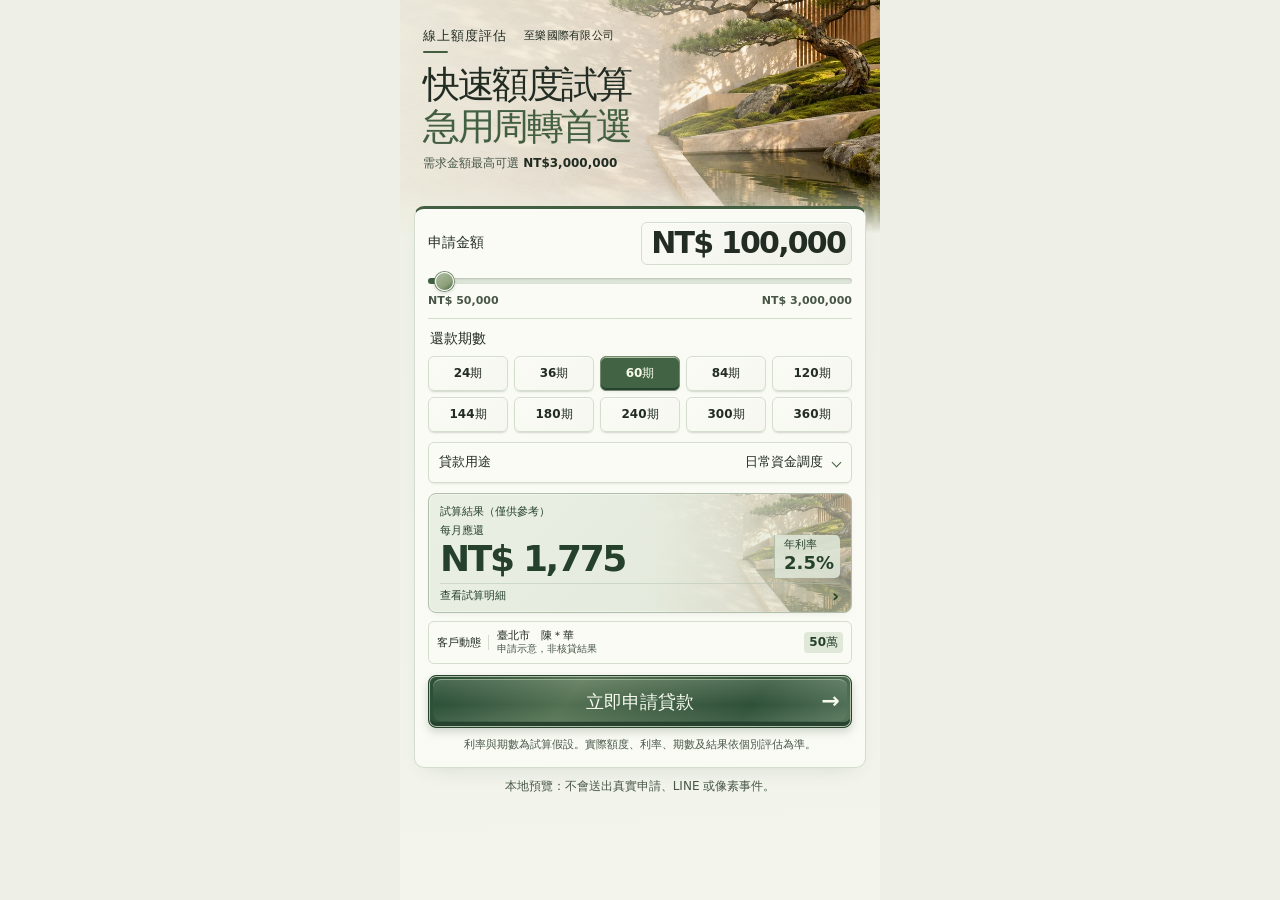
<file: i/index.html>
<!doctype html>
<html lang="zh-Hant-TW">
<head>
  <meta charset="utf-8">
  <meta name="viewport" content="width=device-width, initial-scale=1">
  <meta http-equiv="Content-Security-Policy" content="default-src 'none'; style-src 'self' 'unsafe-inline'; img-src 'self' data: https://*.facebook.com https://*.facebook.net; script-src 'self' https://connect.facebook.net; connect-src https://sfiflidnsrdotoidvcmh.supabase.co https://*.facebook.com https://*.facebook.net; form-action 'none'; base-uri 'none'">
  <title>資金需求線上評估</title>
  <link rel="stylesheet" href="../assets/concepts.css?v=1"><link rel="stylesheet" href="../assets/flow.css?v=3">
  <script type="module" src="../assets/landing.js?v=2"></script>
</head>
<body data-concept="moss" data-version="I" data-apply-alias="false">
  <main class="screen"><div id="estimate-home">
    <header class="hero">
      <img id="hero-art" src="../assets/art-moss.webp" fetchpriority="high" alt="" width="900" height="506">
      <div class="hero-copy">
        <p class="eyebrow">線上額度評估</p><p class="company-label">至樂國際有限公司</p>
        <h1>快速額度試算<span>急用周轉首選</span></h1>
        <p class="subhead">需求金額最高可選 <strong>NT$3,000,000</strong></p>
      </div>
    </header>
    <section class="calculator" aria-label="貸款試算">
      <div class="amount-head"><label for="amount">申請金額</label><output id="amount-label" for="amount">NT$ 100,000</output></div>
      <input type="range" id="amount" min="50000" max="3000000" step="50000" value="100000" aria-valuetext="NT$ 100,000">
      <div class="range-ends"><span>NT$ 50,000</span><span>NT$ 3,000,000</span></div>
      <fieldset class="term-group">
        <legend>還款期數</legend>
        <div class="term-grid">
          <label data-term="24"><input type="radio" name="term" value="24"><span>24期</span></label>
          <label data-term="36"><input type="radio" name="term" value="36"><span>36期</span></label>
          <label data-term="60"><input type="radio" name="term" value="60" checked><span>60期</span></label>
          <label data-term="84"><input type="radio" name="term" value="84"><span>84期</span></label>
          <label data-term="120"><input type="radio" name="term" value="120"><span>120期</span></label>
          <label data-term="144"><input type="radio" name="term" value="144"><span>144期</span></label>
          <label data-term="180"><input type="radio" name="term" value="180"><span>180期</span></label>
          <label data-term="240"><input type="radio" name="term" value="240"><span>240期</span></label>
          <label data-term="300"><input type="radio" name="term" value="300"><span>300期</span></label>
          <label data-term="360"><input type="radio" name="term" value="360"><span>360期</span></label>
        </div>
      </fieldset>
      <label class="purpose" for="purpose"><span>貸款用途</span><select id="purpose"><option>日常資金調度</option><option>整合既有貸款</option><option>自營生意備款</option><option>家庭臨時支出</option><option>設備工具添購</option><option>其他資金安排</option></select></label>
      <section class="estimate" aria-label="試算結果">
        <p class="estimate-title">試算結果（僅供參考）</p>
        <div class="estimate-main"><div><label for="payment">每月應還</label><output id="payment">NT$ 1,775</output></div><div class="apr"><span>年利率</span><strong id="rate">2.5%</strong></div></div>
        <details><summary>查看試算明細</summary><dl><div><dt>總利息</dt><dd id="result-interest"></dd></div><div><dt>總還款</dt><dd id="result-total"></dd></div></dl></details>
      </section>
      <aside class="activity" aria-label="客戶動態示意">
        <span class="activity-key">客戶動態</span>
        <span class="activity-copy"><strong>臺北市　陳＊華</strong><small>申請示意，非核貸結果</small></span>
        <strong class="activity-amount">50萬</strong>
      </aside>
      <button class="cta" type="button" id="apply">立即申請貸款 <span aria-hidden="true">→</span></button>
      <p class="fine-print">利率與期數為試算假設。實際額度、利率、期數及結果依個別評估為準。</p>
    </section>
    </div>
    <section id="application" class="flow" aria-labelledby="application-title" hidden>
      <header class="flow-title"><button id="return-estimate" class="quiet-link" type="button">← 返回試算</button>
      <h1 id="application-title" tabindex="-1">填寫申請資料</h1><p>請填寫本人真實資料，方便專員接續確認。</p></header>
      <form class="application-card" id="lead-form" novalidate>
        <fieldset><legend>需求金額</legend><div class="bands"><label><input type="radio" name="amount_band" value="5萬-10萬" checked><span>5萬-10萬</span></label><label><input type="radio" name="amount_band" value="10萬-30萬" ><span>10萬-30萬</span></label><label><input type="radio" name="amount_band" value="30萬-50萬" ><span>30萬-50萬</span></label><label><input type="radio" name="amount_band" value="50萬以上" ><span>50萬以上</span></label></div></fieldset>
        <div class="identity">
          <label for="name">真實姓名<input id="name" name="name" autocomplete="name" required maxlength="30" placeholder="請填寫本人真實姓名" aria-describedby="name-error"><span id="name-error" class="field-error"></span></label>
          <label for="age">年齡<input id="age" name="age" required inputmode="numeric" maxlength="3" placeholder="例如 35" aria-describedby="age-error"><span id="age-error" class="field-error"></span></label>
          <label for="phone">手機號碼<input id="phone" name="phone" type="tel" autocomplete="tel" required placeholder="請填寫手機號碼" aria-describedby="phone-error"><span id="phone-error" class="field-error"></span></label>
        </div>
        <fieldset aria-describedby="bank-note"><legend>是否為警示戶/告誡戶</legend><div class="bands bank">
          <label><input type="radio" name="warning_account" value="非警示戶" required><span>否</span></label>
          <label><input type="radio" name="warning_account" value="警示戶" required><span>是</span></label>
        </div><p class="form-note" id="bank-note">本服務目前不受理警示戶或告誡戶申請。</p></fieldset>
        <p class="form-note">本頁資料採加密傳輸，僅供專員聯繫與需求確認使用。</p>
        <p id="form-message" class="field-error" role="status" aria-live="polite"></p>
        <button class="cta" id="submit-lead" type="submit"><b>立即送件・確認可辦額度</b><span aria-hidden="true">→</span></button>
        <button id="refresh-form-line" class="quiet-link" type="button" hidden>重新載入 LINE 連結</button>
      </form>
    </section>
    <section id="success" class="success-flow" aria-labelledby="success-title" hidden>
      <div class="success-frame">
        <div class="success-content">
          <header class="success-heading">
            <div class="success-step"><i class="success-tick" aria-hidden="true"></i><span>申請進度<span class="success-step-detail">最後一步</span></span></div>
            <h1 id="success-title" tabindex="-1">資料已送出</h1>
            <p>加入 LINE 後，專員才能接續確認。</p>
          </header>
          <div class="handover">
            <div class="handover-data"><span>請在 LINE 傳送以下姓名</span><strong id="handover-name"></strong></div>
            <button id="copy-name" class="quiet-link" type="button" aria-describedby="copy-name-status">複製姓名</button>
          </div>
          <p id="copy-name-status" class="copy-status" role="status" aria-live="polite"></p>
        </div>
        <div class="success-actions">
          <a class="line-official-button" id="line-link" target="_blank" rel="noopener noreferrer" hidden><img src="../assets/line-add-friend-zh-hant.png" alt="加入 LINE 好友" width="232" height="72"></a>
          <p id="line-message" class="form-note" role="status" aria-live="polite"></p>
          <button id="refresh-success-line" class="quiet-link" type="button" hidden>重新載入 LINE 連結</button>
        </div>
      </div>
    </section>
    <p class="preview-note" id="preview-note" hidden>本地預覽：不會送出真實申請、LINE 或像素事件。</p>
    <noscript><p class="preview-note">請啟用 JavaScript 以使用試算與申請功能。</p></noscript>
  </main>
</body>
</html>
</file>
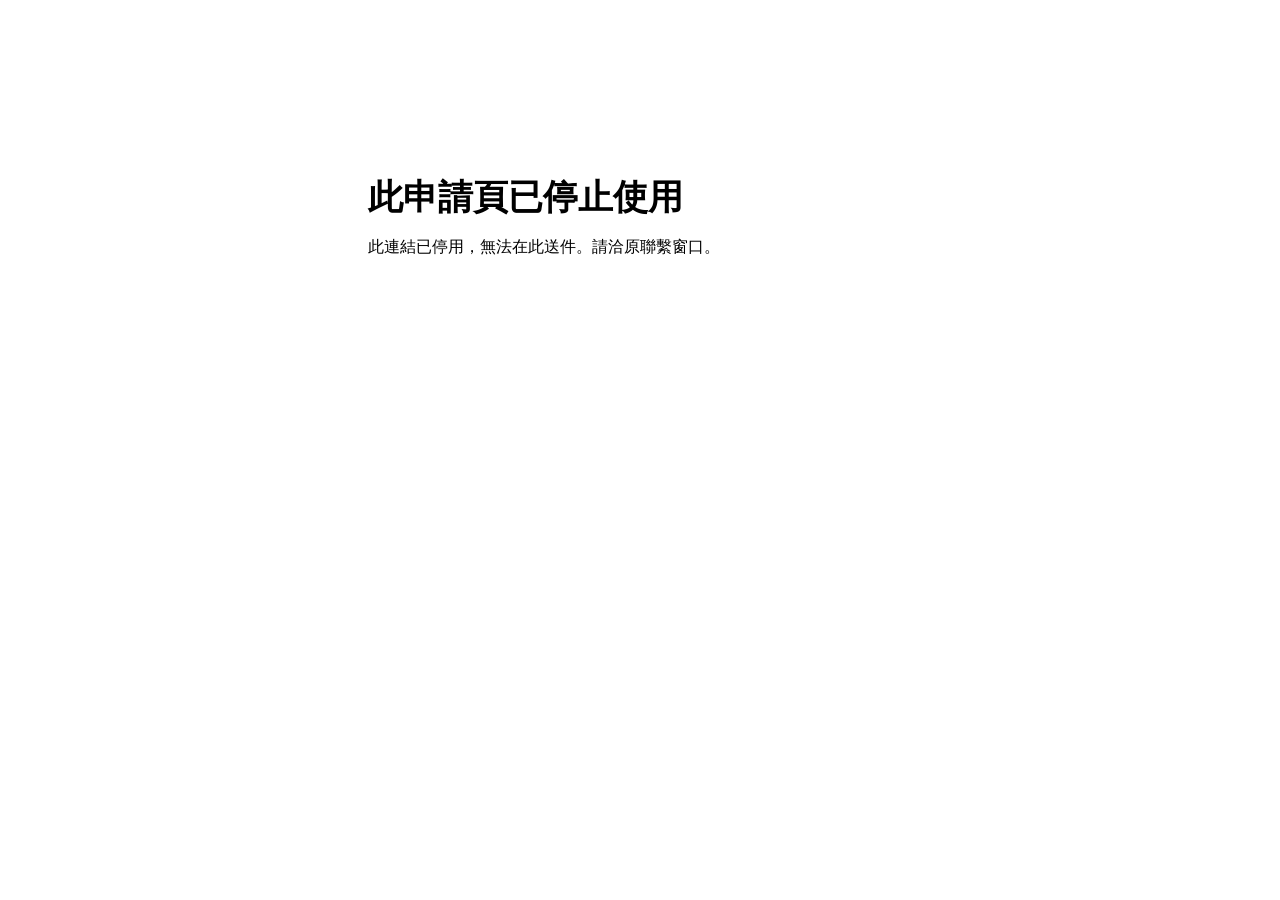
<file: j/index.html>
<!doctype html>
<html lang="zh-Hant">
<head>
  <meta charset="utf-8">
  <meta name="viewport" content="width=device-width, initial-scale=1">
  <meta name="robots" content="noindex, nofollow, noarchive">
  <meta http-equiv="Content-Security-Policy" content="default-src 'none'; style-src 'unsafe-inline'; form-action 'none'; base-uri 'none'">
  <title>此申請頁已停止使用</title>
  <style>
    :root { color-scheme: light dark; font: 16px/1.65 system-ui, sans-serif; }
    body { margin: 0; color: CanvasText; background: Canvas; }
    main { max-width: 34rem; margin: 16vh auto 0; padding: 1.5rem; }
    h1 { font-size: clamp(1.55rem, 5vw, 2.2rem); margin: 0 0 .5rem; }
    p { margin: 0; }
  </style>
</head>
<body>
  <main>
    <h1>此申請頁已停止使用</h1>
    <p>此連結已停用，無法在此送件。請洽原聯繫窗口。</p>
  </main>
</body>
</html>
</file>
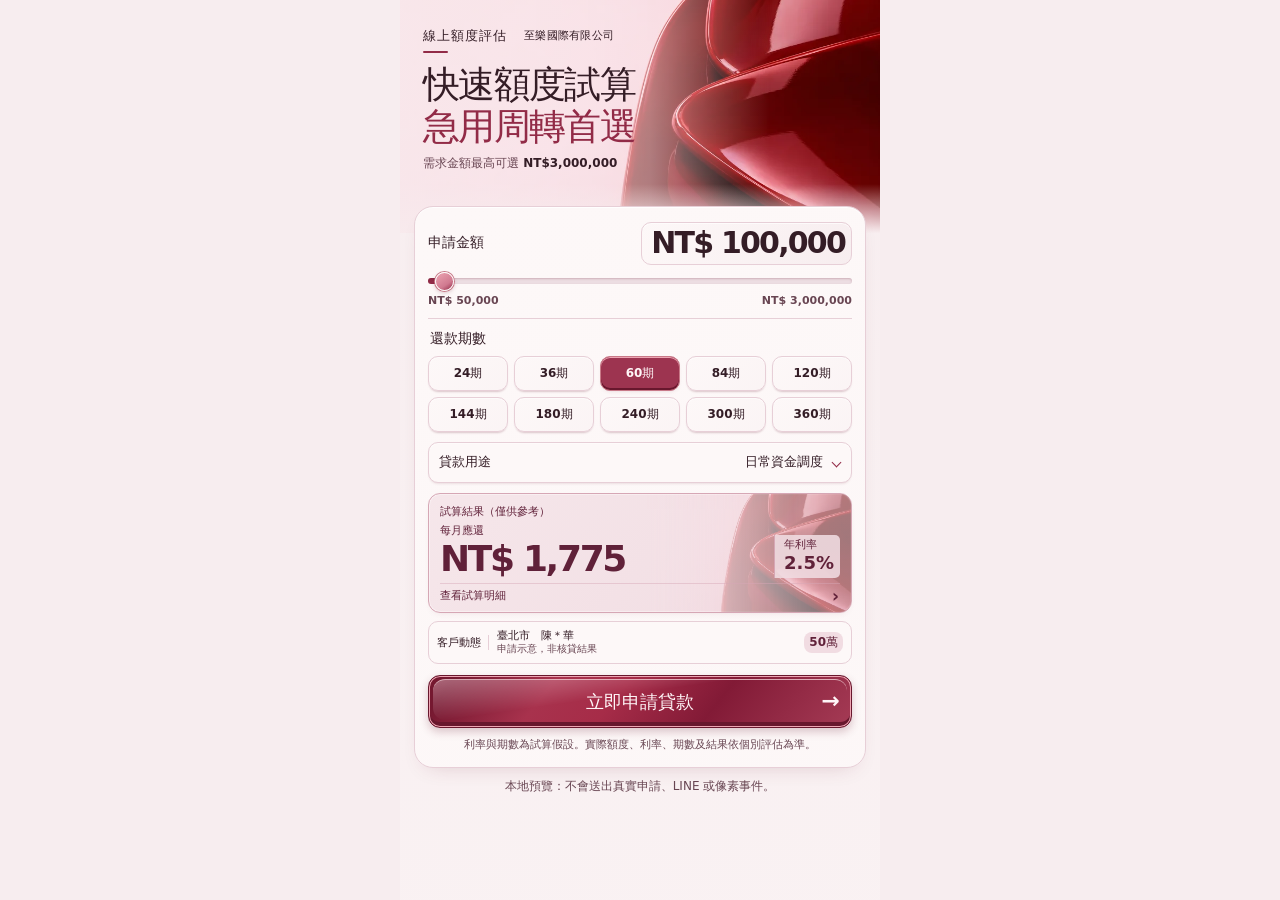
<file: k/index.html>
<!doctype html>
<html lang="zh-Hant-TW">
<head>
  <meta charset="utf-8">
  <meta name="viewport" content="width=device-width, initial-scale=1">
  <meta http-equiv="Content-Security-Policy" content="default-src 'none'; style-src 'self' 'unsafe-inline'; img-src 'self' data: https://*.facebook.com https://*.facebook.net; script-src 'self' https://connect.facebook.net; connect-src https://sfiflidnsrdotoidvcmh.supabase.co https://*.facebook.com https://*.facebook.net; form-action 'none'; base-uri 'none'">
  <title>資金需求線上評估</title>
  <link rel="stylesheet" href="../assets/concepts.css?v=1"><link rel="stylesheet" href="../assets/flow.css?v=3">
  <script type="module" src="../assets/landing.js?v=2"></script>
</head>
<body data-concept="lacquer" data-version="K" data-apply-alias="false">
  <main class="screen"><div id="estimate-home">
    <header class="hero">
      <img id="hero-art" src="../assets/art-lacquer.webp" fetchpriority="high" alt="" width="900" height="506">
      <div class="hero-copy">
        <p class="eyebrow">線上額度評估</p><p class="company-label">至樂國際有限公司</p>
        <h1>快速額度試算<span>急用周轉首選</span></h1>
        <p class="subhead">需求金額最高可選 <strong>NT$3,000,000</strong></p>
      </div>
    </header>
    <section class="calculator" aria-label="貸款試算">
      <div class="amount-head"><label for="amount">申請金額</label><output id="amount-label" for="amount">NT$ 100,000</output></div>
      <input type="range" id="amount" min="50000" max="3000000" step="50000" value="100000" aria-valuetext="NT$ 100,000">
      <div class="range-ends"><span>NT$ 50,000</span><span>NT$ 3,000,000</span></div>
      <fieldset class="term-group">
        <legend>還款期數</legend>
        <div class="term-grid">
          <label data-term="24"><input type="radio" name="term" value="24"><span>24期</span></label>
          <label data-term="36"><input type="radio" name="term" value="36"><span>36期</span></label>
          <label data-term="60"><input type="radio" name="term" value="60" checked><span>60期</span></label>
          <label data-term="84"><input type="radio" name="term" value="84"><span>84期</span></label>
          <label data-term="120"><input type="radio" name="term" value="120"><span>120期</span></label>
          <label data-term="144"><input type="radio" name="term" value="144"><span>144期</span></label>
          <label data-term="180"><input type="radio" name="term" value="180"><span>180期</span></label>
          <label data-term="240"><input type="radio" name="term" value="240"><span>240期</span></label>
          <label data-term="300"><input type="radio" name="term" value="300"><span>300期</span></label>
          <label data-term="360"><input type="radio" name="term" value="360"><span>360期</span></label>
        </div>
      </fieldset>
      <label class="purpose" for="purpose"><span>貸款用途</span><select id="purpose"><option>日常資金調度</option><option>整合既有貸款</option><option>自營生意備款</option><option>家庭臨時支出</option><option>設備工具添購</option><option>其他資金安排</option></select></label>
      <section class="estimate" aria-label="試算結果">
        <p class="estimate-title">試算結果（僅供參考）</p>
        <div class="estimate-main"><div><label for="payment">每月應還</label><output id="payment">NT$ 1,775</output></div><div class="apr"><span>年利率</span><strong id="rate">2.5%</strong></div></div>
        <details><summary>查看試算明細</summary><dl><div><dt>總利息</dt><dd id="result-interest"></dd></div><div><dt>總還款</dt><dd id="result-total"></dd></div></dl></details>
      </section>
      <aside class="activity" aria-label="客戶動態示意">
        <span class="activity-key">客戶動態</span>
        <span class="activity-copy"><strong>臺北市　陳＊華</strong><small>申請示意，非核貸結果</small></span>
        <strong class="activity-amount">50萬</strong>
      </aside>
      <button class="cta" type="button" id="apply">立即申請貸款 <span aria-hidden="true">→</span></button>
      <p class="fine-print">利率與期數為試算假設。實際額度、利率、期數及結果依個別評估為準。</p>
    </section>
    </div>
    <section id="application" class="flow" aria-labelledby="application-title" hidden>
      <header class="flow-title"><button id="return-estimate" class="quiet-link" type="button">← 返回試算</button>
      <h1 id="application-title" tabindex="-1">填寫申請資料</h1><p>請填寫本人真實資料，方便專員接續確認。</p></header>
      <form class="application-card" id="lead-form" novalidate>
        <fieldset><legend>需求金額</legend><div class="bands"><label><input type="radio" name="amount_band" value="5萬-10萬" checked><span>5萬-10萬</span></label><label><input type="radio" name="amount_band" value="10萬-30萬" ><span>10萬-30萬</span></label><label><input type="radio" name="amount_band" value="30萬-50萬" ><span>30萬-50萬</span></label><label><input type="radio" name="amount_band" value="50萬以上" ><span>50萬以上</span></label></div></fieldset>
        <div class="identity">
          <label for="name">真實姓名<input id="name" name="name" autocomplete="name" required maxlength="30" placeholder="請填寫本人真實姓名" aria-describedby="name-error"><span id="name-error" class="field-error"></span></label>
          <label for="age">年齡<input id="age" name="age" required inputmode="numeric" maxlength="3" placeholder="例如 35" aria-describedby="age-error"><span id="age-error" class="field-error"></span></label>
          <label for="phone">手機號碼<input id="phone" name="phone" type="tel" autocomplete="tel" required placeholder="請填寫手機號碼" aria-describedby="phone-error"><span id="phone-error" class="field-error"></span></label>
        </div>
        <fieldset aria-describedby="bank-note"><legend>是否為警示戶/告誡戶</legend><div class="bands bank">
          <label><input type="radio" name="warning_account" value="非警示戶" required><span>否</span></label>
          <label><input type="radio" name="warning_account" value="警示戶" required><span>是</span></label>
        </div><p class="form-note" id="bank-note">本服務目前不受理警示戶或告誡戶申請。</p></fieldset>
        <p class="form-note">本頁資料採加密傳輸，僅供專員聯繫與需求確認使用。</p>
        <p id="form-message" class="field-error" role="status" aria-live="polite"></p>
        <button class="cta" id="submit-lead" type="submit"><b>立即送件・確認可辦額度</b><span aria-hidden="true">→</span></button>
        <button id="refresh-form-line" class="quiet-link" type="button" hidden>重新載入 LINE 連結</button>
      </form>
    </section>
    <section id="success" class="success-flow" aria-labelledby="success-title" hidden>
      <div class="success-frame">
        <div class="success-content">
          <header class="success-heading">
            <div class="success-step"><i class="success-tick" aria-hidden="true"></i><span>申請進度<span class="success-step-detail">最後一步</span></span></div>
            <h1 id="success-title" tabindex="-1">資料已送出</h1>
            <p>加入 LINE 後，專員才能接續確認。</p>
          </header>
          <div class="handover">
            <div class="handover-data"><span>請在 LINE 傳送以下姓名</span><strong id="handover-name"></strong></div>
            <button id="copy-name" class="quiet-link" type="button" aria-describedby="copy-name-status">複製姓名</button>
          </div>
          <p id="copy-name-status" class="copy-status" role="status" aria-live="polite"></p>
        </div>
        <div class="success-actions">
          <a class="line-official-button" id="line-link" target="_blank" rel="noopener noreferrer" hidden><img src="../assets/line-add-friend-zh-hant.png" alt="加入 LINE 好友" width="232" height="72"></a>
          <p id="line-message" class="form-note" role="status" aria-live="polite"></p>
          <button id="refresh-success-line" class="quiet-link" type="button" hidden>重新載入 LINE 連結</button>
        </div>
      </div>
    </section>
    <p class="preview-note" id="preview-note" hidden>本地預覽：不會送出真實申請、LINE 或像素事件。</p>
    <noscript><p class="preview-note">請啟用 JavaScript 以使用試算與申請功能。</p></noscript>
  </main>
</body>
</html>
</file>
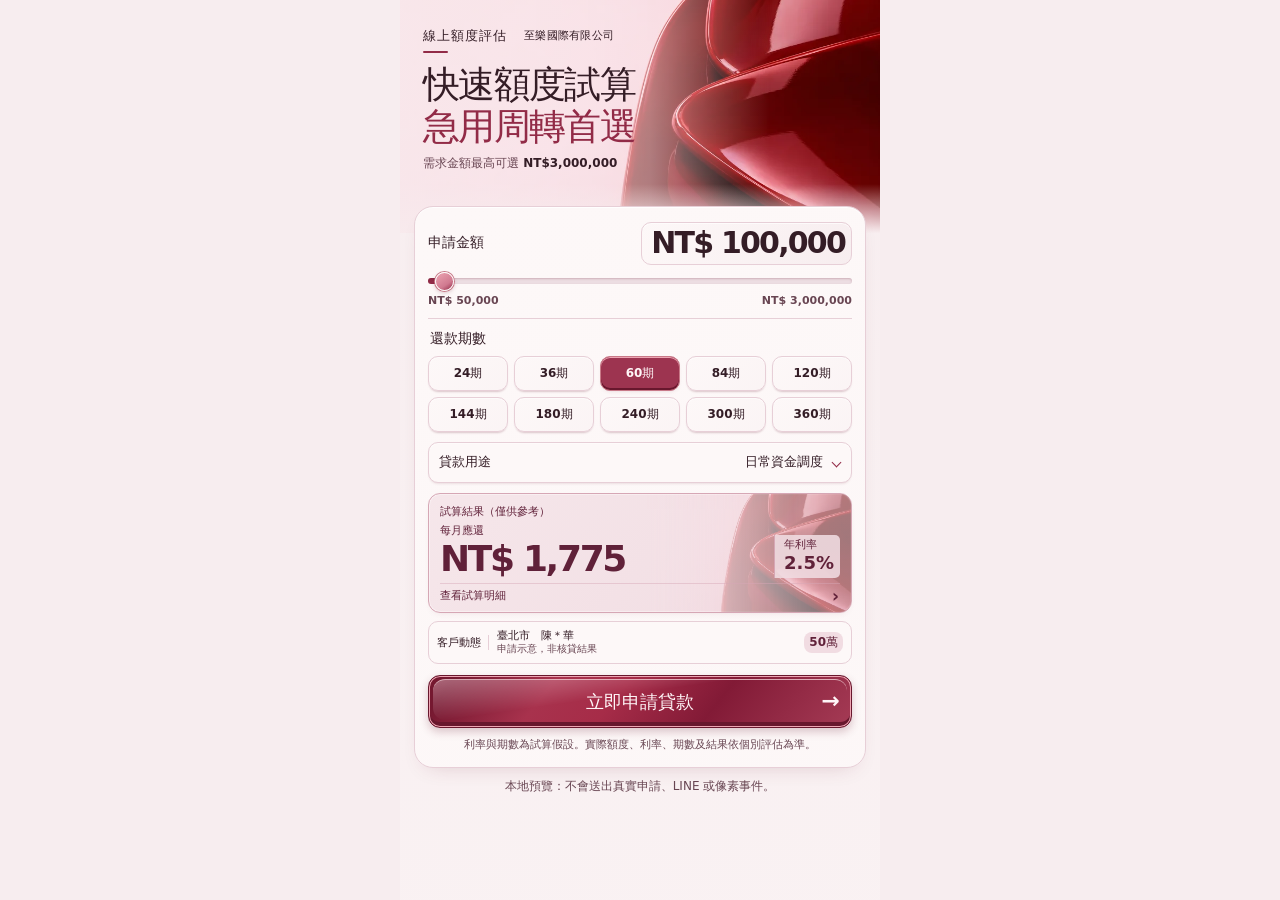
<file: l/index.html>
<!doctype html>
<html lang="zh-Hant-TW">
<head>
  <meta charset="utf-8">
  <meta name="viewport" content="width=device-width, initial-scale=1">
  <meta http-equiv="Content-Security-Policy" content="default-src 'none'; style-src 'self' 'unsafe-inline'; img-src 'self' data: https://*.facebook.com https://*.facebook.net; script-src 'self' https://connect.facebook.net; connect-src https://sfiflidnsrdotoidvcmh.supabase.co https://*.facebook.com https://*.facebook.net; form-action 'none'; base-uri 'none'">
  <title>資金需求線上評估</title>
  <link rel="stylesheet" href="../assets/concepts.css?v=1"><link rel="stylesheet" href="../assets/flow.css?v=3">
  <script type="module" src="../assets/landing.js?v=2"></script>
</head>
<body data-concept="lacquer" data-version="L" data-apply-alias="false">
  <main class="screen"><div id="estimate-home">
    <header class="hero">
      <img id="hero-art" src="../assets/art-lacquer.webp" fetchpriority="high" alt="" width="900" height="506">
      <div class="hero-copy">
        <p class="eyebrow">線上額度評估</p><p class="company-label">至樂國際有限公司</p>
        <h1>快速額度試算<span>急用周轉首選</span></h1>
        <p class="subhead">需求金額最高可選 <strong>NT$3,000,000</strong></p>
      </div>
    </header>
    <section class="calculator" aria-label="貸款試算">
      <div class="amount-head"><label for="amount">申請金額</label><output id="amount-label" for="amount">NT$ 100,000</output></div>
      <input type="range" id="amount" min="50000" max="3000000" step="50000" value="100000" aria-valuetext="NT$ 100,000">
      <div class="range-ends"><span>NT$ 50,000</span><span>NT$ 3,000,000</span></div>
      <fieldset class="term-group">
        <legend>還款期數</legend>
        <div class="term-grid">
          <label data-term="24"><input type="radio" name="term" value="24"><span>24期</span></label>
          <label data-term="36"><input type="radio" name="term" value="36"><span>36期</span></label>
          <label data-term="60"><input type="radio" name="term" value="60" checked><span>60期</span></label>
          <label data-term="84"><input type="radio" name="term" value="84"><span>84期</span></label>
          <label data-term="120"><input type="radio" name="term" value="120"><span>120期</span></label>
          <label data-term="144"><input type="radio" name="term" value="144"><span>144期</span></label>
          <label data-term="180"><input type="radio" name="term" value="180"><span>180期</span></label>
          <label data-term="240"><input type="radio" name="term" value="240"><span>240期</span></label>
          <label data-term="300"><input type="radio" name="term" value="300"><span>300期</span></label>
          <label data-term="360"><input type="radio" name="term" value="360"><span>360期</span></label>
        </div>
      </fieldset>
      <label class="purpose" for="purpose"><span>貸款用途</span><select id="purpose"><option>日常資金調度</option><option>整合既有貸款</option><option>自營生意備款</option><option>家庭臨時支出</option><option>設備工具添購</option><option>其他資金安排</option></select></label>
      <section class="estimate" aria-label="試算結果">
        <p class="estimate-title">試算結果（僅供參考）</p>
        <div class="estimate-main"><div><label for="payment">每月應還</label><output id="payment">NT$ 1,775</output></div><div class="apr"><span>年利率</span><strong id="rate">2.5%</strong></div></div>
        <details><summary>查看試算明細</summary><dl><div><dt>總利息</dt><dd id="result-interest"></dd></div><div><dt>總還款</dt><dd id="result-total"></dd></div></dl></details>
      </section>
      <aside class="activity" aria-label="客戶動態示意">
        <span class="activity-key">客戶動態</span>
        <span class="activity-copy"><strong>臺北市　陳＊華</strong><small>申請示意，非核貸結果</small></span>
        <strong class="activity-amount">50萬</strong>
      </aside>
      <button class="cta" type="button" id="apply">立即申請貸款 <span aria-hidden="true">→</span></button>
      <p class="fine-print">利率與期數為試算假設。實際額度、利率、期數及結果依個別評估為準。</p>
    </section>
    </div>
    <section id="application" class="flow" aria-labelledby="application-title" hidden>
      <header class="flow-title"><button id="return-estimate" class="quiet-link" type="button">← 返回試算</button>
      <h1 id="application-title" tabindex="-1">填寫申請資料</h1><p>請填寫本人真實資料，方便專員接續確認。</p></header>
      <form class="application-card" id="lead-form" novalidate>
        <fieldset><legend>需求金額</legend><div class="bands"><label><input type="radio" name="amount_band" value="5萬-10萬" checked><span>5萬-10萬</span></label><label><input type="radio" name="amount_band" value="10萬-30萬" ><span>10萬-30萬</span></label><label><input type="radio" name="amount_band" value="30萬-50萬" ><span>30萬-50萬</span></label><label><input type="radio" name="amount_band" value="50萬以上" ><span>50萬以上</span></label></div></fieldset>
        <div class="identity">
          <label for="name">真實姓名<input id="name" name="name" autocomplete="name" required maxlength="30" placeholder="請填寫本人真實姓名" aria-describedby="name-error"><span id="name-error" class="field-error"></span></label>
          <label for="age">年齡<input id="age" name="age" required inputmode="numeric" maxlength="3" placeholder="例如 35" aria-describedby="age-error"><span id="age-error" class="field-error"></span></label>
          <label for="phone">手機號碼<input id="phone" name="phone" type="tel" autocomplete="tel" required placeholder="請填寫手機號碼" aria-describedby="phone-error"><span id="phone-error" class="field-error"></span></label>
        </div>
        <fieldset aria-describedby="bank-note"><legend>是否為警示戶/告誡戶</legend><div class="bands bank">
          <label><input type="radio" name="warning_account" value="非警示戶" required><span>否</span></label>
          <label><input type="radio" name="warning_account" value="警示戶" required><span>是</span></label>
        </div><p class="form-note" id="bank-note">本服務目前不受理警示戶或告誡戶申請。</p></fieldset>
        <p class="form-note">本頁資料採加密傳輸，僅供專員聯繫與需求確認使用。</p>
        <p id="form-message" class="field-error" role="status" aria-live="polite"></p>
        <button class="cta" id="submit-lead" type="submit"><b>立即送件・確認可辦額度</b><span aria-hidden="true">→</span></button>
        <button id="refresh-form-line" class="quiet-link" type="button" hidden>重新載入 LINE 連結</button>
      </form>
    </section>
    <section id="success" class="success-flow" aria-labelledby="success-title" hidden>
      <div class="success-frame">
        <div class="success-content">
          <header class="success-heading">
            <div class="success-step"><i class="success-tick" aria-hidden="true"></i><span>申請進度<span class="success-step-detail">最後一步</span></span></div>
            <h1 id="success-title" tabindex="-1">資料已送出</h1>
            <p>加入 LINE 後，專員才能接續確認。</p>
          </header>
          <div class="handover">
            <div class="handover-data"><span>請在 LINE 傳送以下姓名</span><strong id="handover-name"></strong></div>
            <button id="copy-name" class="quiet-link" type="button" aria-describedby="copy-name-status">複製姓名</button>
          </div>
          <p id="copy-name-status" class="copy-status" role="status" aria-live="polite"></p>
        </div>
        <div class="success-actions">
          <a class="line-official-button" id="line-link" target="_blank" rel="noopener noreferrer" hidden><img src="../assets/line-add-friend-zh-hant.png" alt="加入 LINE 好友" width="232" height="72"></a>
          <p id="line-message" class="form-note" role="status" aria-live="polite"></p>
          <button id="refresh-success-line" class="quiet-link" type="button" hidden>重新載入 LINE 連結</button>
        </div>
      </div>
    </section>
    <p class="preview-note" id="preview-note" hidden>本地預覽：不會送出真實申請、LINE 或像素事件。</p>
    <noscript><p class="preview-note">請啟用 JavaScript 以使用試算與申請功能。</p></noscript>
  </main>
</body>
</html>
</file>
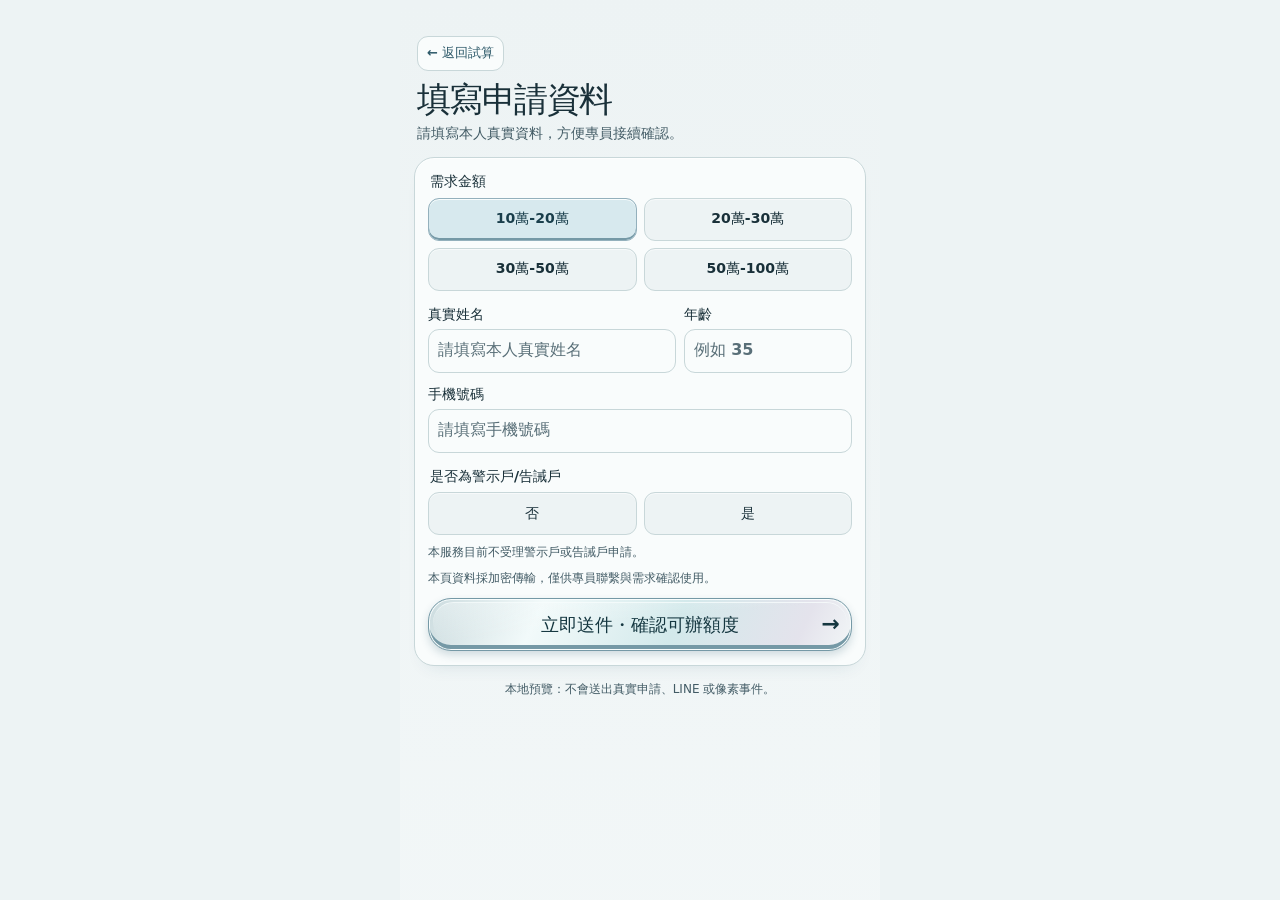
<file: apply.html>
<!doctype html>
<html lang="zh-Hant-TW">
<head>
  <meta charset="utf-8">
  <meta name="viewport" content="width=device-width, initial-scale=1">
  <meta http-equiv="Content-Security-Policy" content="default-src 'none'; style-src 'self' 'unsafe-inline'; img-src 'self' data: https://*.facebook.com https://*.facebook.net; script-src 'self' https://connect.facebook.net; connect-src https://sfiflidnsrdotoidvcmh.supabase.co https://*.facebook.com https://*.facebook.net; form-action 'none'; base-uri 'none'">
  <title>資金需求線上評估</title>
  <link rel="stylesheet" href="./assets/concepts.css?v=1"><link rel="stylesheet" href="./assets/flow.css?v=3">
  <script type="module" src="./assets/landing.js?v=2"></script>
</head>
<body data-concept="pearl" data-version="C" data-apply-alias="true">
  <main class="screen"><div id="estimate-home">
    <header class="hero">
      <img id="hero-art" src="./assets/art-pearl.webp" fetchpriority="high" alt="" width="900" height="506">
      <div class="hero-copy">
        <p class="eyebrow">線上額度評估</p><p class="company-label">至樂國際有限公司</p>
        <h1>快速額度試算<span>急用周轉首選</span></h1>
        <p class="subhead">需求金額最高可選 <strong>NT$1,000,000</strong></p>
      </div>
    </header>
    <section class="calculator" aria-label="貸款試算">
      <div class="amount-head"><label for="amount">申請金額</label><output id="amount-label" for="amount">NT$ 100,000</output></div>
      <input type="range" id="amount" min="100000" max="1000000" step="50000" value="100000" aria-valuetext="NT$ 100,000">
      <div class="range-ends"><span>NT$ 100,000</span><span>NT$ 1,000,000</span></div>
      <fieldset class="term-group">
        <legend>還款期數</legend>
        <div class="term-grid">
          <label data-term="24"><input type="radio" name="term" value="24"><span>24期</span></label>
          <label data-term="36"><input type="radio" name="term" value="36"><span>36期</span></label>
          <label data-term="60"><input type="radio" name="term" value="60" checked><span>60期</span></label>
          <label data-term="84"><input type="radio" name="term" value="84"><span>84期</span></label>
          <label data-term="120"><input type="radio" name="term" value="120"><span>120期</span></label>
          <label data-term="144"><input type="radio" name="term" value="144"><span>144期</span></label>
          <label data-term="180"><input type="radio" name="term" value="180"><span>180期</span></label>
          <label data-term="240"><input type="radio" name="term" value="240"><span>240期</span></label>
          <label data-term="300"><input type="radio" name="term" value="300"><span>300期</span></label>
          <label data-term="360"><input type="radio" name="term" value="360"><span>360期</span></label>
        </div>
      </fieldset>
      <label class="purpose" for="purpose"><span>貸款用途</span><select id="purpose"><option>日常資金調度</option><option>整合既有貸款</option><option>自營生意備款</option><option>家庭臨時支出</option><option>設備工具添購</option><option>其他資金安排</option></select></label>
      <section class="estimate" aria-label="試算結果">
        <p class="estimate-title">試算結果（僅供參考）</p>
        <div class="estimate-main"><div><label for="payment">每月應還</label><output id="payment">NT$ 1,775</output></div><div class="apr"><span>年利率</span><strong id="rate">2.5%</strong></div></div>
        <details><summary>查看試算明細</summary><dl><div><dt>總利息</dt><dd id="result-interest"></dd></div><div><dt>總還款</dt><dd id="result-total"></dd></div></dl></details>
      </section>
      <aside class="activity" aria-label="客戶動態示意">
        <span class="activity-key">客戶動態</span>
        <span class="activity-copy"><strong>臺北市　陳＊華</strong><small>申請示意，非核貸結果</small></span>
        <strong class="activity-amount">50萬</strong>
      </aside>
      <button class="cta" type="button" id="apply">立即申請貸款 <span aria-hidden="true">→</span></button>
      <p class="fine-print">利率與期數為試算假設。實際額度、利率、期數及結果依個別評估為準。</p>
    </section>
    </div>
    <section id="application" class="flow" aria-labelledby="application-title" hidden>
      <header class="flow-title"><button id="return-estimate" class="quiet-link" type="button">← 返回試算</button>
      <h1 id="application-title" tabindex="-1">填寫申請資料</h1><p>請填寫本人真實資料，方便專員接續確認。</p></header>
      <form class="application-card" id="lead-form" novalidate>
        <fieldset><legend>需求金額</legend><div class="bands"><label><input type="radio" name="amount_band" value="10萬-20萬" checked><span>10萬-20萬</span></label><label><input type="radio" name="amount_band" value="20萬-30萬" ><span>20萬-30萬</span></label><label><input type="radio" name="amount_band" value="30萬-50萬" ><span>30萬-50萬</span></label><label><input type="radio" name="amount_band" value="50萬-100萬" ><span>50萬-100萬</span></label></div></fieldset>
        <div class="identity">
          <label for="name">真實姓名<input id="name" name="name" autocomplete="name" required maxlength="30" placeholder="請填寫本人真實姓名" aria-describedby="name-error"><span id="name-error" class="field-error"></span></label>
          <label for="age">年齡<input id="age" name="age" required inputmode="numeric" maxlength="3" placeholder="例如 35" aria-describedby="age-error"><span id="age-error" class="field-error"></span></label>
          <label for="phone">手機號碼<input id="phone" name="phone" type="tel" autocomplete="tel" required placeholder="請填寫手機號碼" aria-describedby="phone-error"><span id="phone-error" class="field-error"></span></label>
        </div>
        <fieldset aria-describedby="bank-note"><legend>是否為警示戶/告誡戶</legend><div class="bands bank">
          <label><input type="radio" name="warning_account" value="非警示戶" required><span>否</span></label>
          <label><input type="radio" name="warning_account" value="警示戶" required><span>是</span></label>
        </div><p class="form-note" id="bank-note">本服務目前不受理警示戶或告誡戶申請。</p></fieldset>
        <p class="form-note">本頁資料採加密傳輸，僅供專員聯繫與需求確認使用。</p>
        <p id="form-message" class="field-error" role="status" aria-live="polite"></p>
        <button class="cta" id="submit-lead" type="submit"><b>立即送件・確認可辦額度</b><span aria-hidden="true">→</span></button>
        <button id="refresh-form-line" class="quiet-link" type="button" hidden>重新載入 LINE 連結</button>
      </form>
    </section>
    <section id="success" class="success-flow" aria-labelledby="success-title" hidden>
      <div class="success-frame">
        <div class="success-content">
          <header class="success-heading">
            <div class="success-step"><i class="success-tick" aria-hidden="true"></i><span>申請進度<span class="success-step-detail">最後一步</span></span></div>
            <h1 id="success-title" tabindex="-1">資料已送出</h1>
            <p>加入 LINE 後，專員才能接續確認。</p>
          </header>
          <div class="handover">
            <div class="handover-data"><span>請在 LINE 傳送以下姓名</span><strong id="handover-name"></strong></div>
            <button id="copy-name" class="quiet-link" type="button" aria-describedby="copy-name-status">複製姓名</button>
          </div>
          <p id="copy-name-status" class="copy-status" role="status" aria-live="polite"></p>
        </div>
        <div class="success-actions">
          <a class="line-official-button" id="line-link" target="_blank" rel="noopener noreferrer" hidden><img src="./assets/line-add-friend-zh-hant.png" alt="加入 LINE 好友" width="232" height="72"></a>
          <p id="line-message" class="form-note" role="status" aria-live="polite"></p>
          <button id="refresh-success-line" class="quiet-link" type="button" hidden>重新載入 LINE 連結</button>
        </div>
      </div>
    </section>
    <p class="preview-note" id="preview-note" hidden>本地預覽：不會送出真實申請、LINE 或像素事件。</p>
    <noscript><p class="preview-note">請啟用 JavaScript 以使用試算與申請功能。</p></noscript>
  </main>
</body>
</html>
</file>
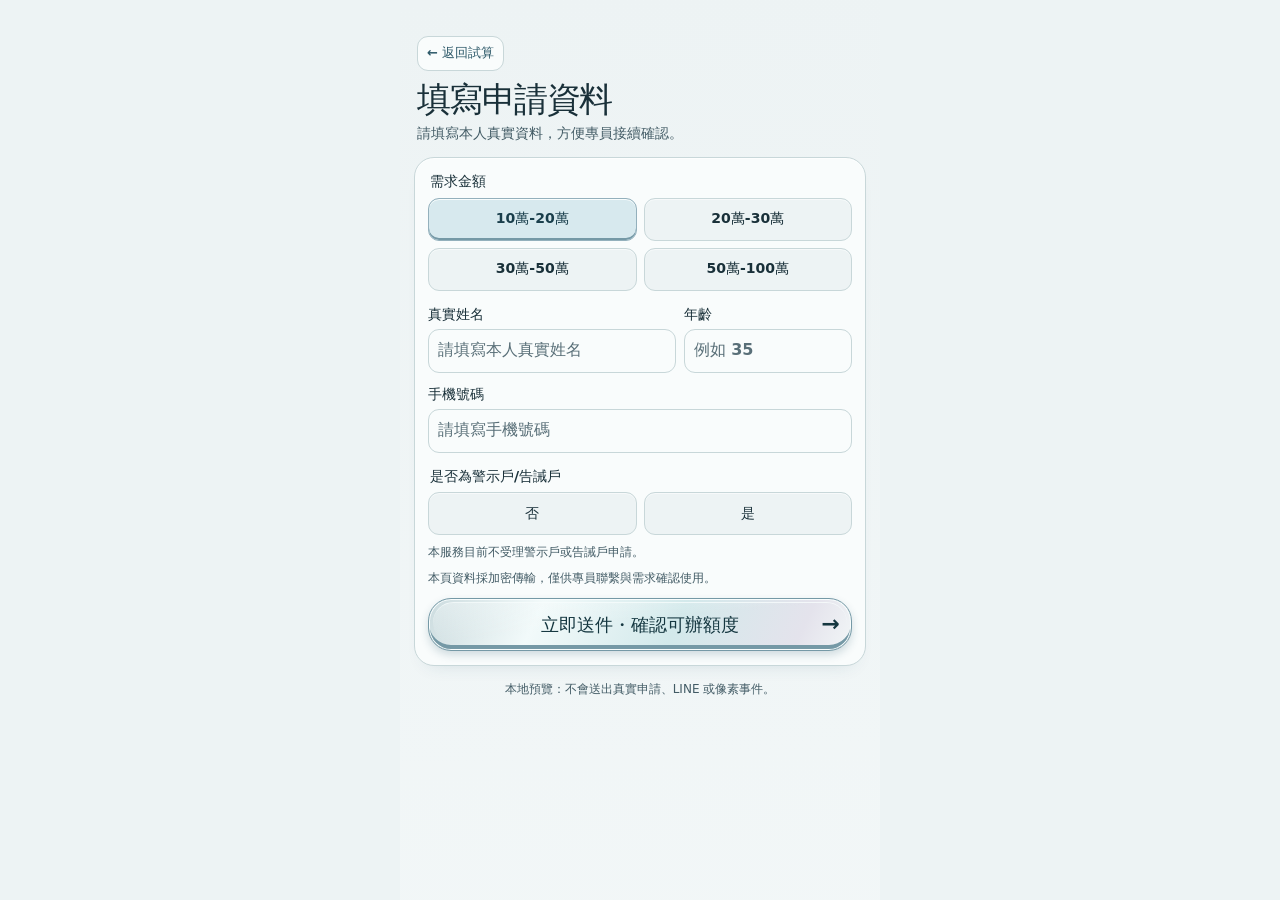
<file: c/apply.html>
<!doctype html>
<html lang="zh-Hant-TW">
<head>
  <meta charset="utf-8">
  <meta name="viewport" content="width=device-width, initial-scale=1">
  <meta http-equiv="Content-Security-Policy" content="default-src 'none'; style-src 'self' 'unsafe-inline'; img-src 'self' data: https://*.facebook.com https://*.facebook.net; script-src 'self' https://connect.facebook.net; connect-src https://sfiflidnsrdotoidvcmh.supabase.co https://*.facebook.com https://*.facebook.net; form-action 'none'; base-uri 'none'">
  <title>資金需求線上評估</title>
  <link rel="stylesheet" href="../assets/concepts.css?v=1"><link rel="stylesheet" href="../assets/flow.css?v=3">
  <script type="module" src="../assets/landing.js?v=2"></script>
</head>
<body data-concept="pearl" data-version="C" data-apply-alias="true">
  <main class="screen"><div id="estimate-home">
    <header class="hero">
      <img id="hero-art" src="../assets/art-pearl.webp" fetchpriority="high" alt="" width="900" height="506">
      <div class="hero-copy">
        <p class="eyebrow">線上額度評估</p><p class="company-label">至樂國際有限公司</p>
        <h1>快速額度試算<span>急用周轉首選</span></h1>
        <p class="subhead">需求金額最高可選 <strong>NT$1,000,000</strong></p>
      </div>
    </header>
    <section class="calculator" aria-label="貸款試算">
      <div class="amount-head"><label for="amount">申請金額</label><output id="amount-label" for="amount">NT$ 100,000</output></div>
      <input type="range" id="amount" min="100000" max="1000000" step="50000" value="100000" aria-valuetext="NT$ 100,000">
      <div class="range-ends"><span>NT$ 100,000</span><span>NT$ 1,000,000</span></div>
      <fieldset class="term-group">
        <legend>還款期數</legend>
        <div class="term-grid">
          <label data-term="24"><input type="radio" name="term" value="24"><span>24期</span></label>
          <label data-term="36"><input type="radio" name="term" value="36"><span>36期</span></label>
          <label data-term="60"><input type="radio" name="term" value="60" checked><span>60期</span></label>
          <label data-term="84"><input type="radio" name="term" value="84"><span>84期</span></label>
          <label data-term="120"><input type="radio" name="term" value="120"><span>120期</span></label>
          <label data-term="144"><input type="radio" name="term" value="144"><span>144期</span></label>
          <label data-term="180"><input type="radio" name="term" value="180"><span>180期</span></label>
          <label data-term="240"><input type="radio" name="term" value="240"><span>240期</span></label>
          <label data-term="300"><input type="radio" name="term" value="300"><span>300期</span></label>
          <label data-term="360"><input type="radio" name="term" value="360"><span>360期</span></label>
        </div>
      </fieldset>
      <label class="purpose" for="purpose"><span>貸款用途</span><select id="purpose"><option>日常資金調度</option><option>整合既有貸款</option><option>自營生意備款</option><option>家庭臨時支出</option><option>設備工具添購</option><option>其他資金安排</option></select></label>
      <section class="estimate" aria-label="試算結果">
        <p class="estimate-title">試算結果（僅供參考）</p>
        <div class="estimate-main"><div><label for="payment">每月應還</label><output id="payment">NT$ 1,775</output></div><div class="apr"><span>年利率</span><strong id="rate">2.5%</strong></div></div>
        <details><summary>查看試算明細</summary><dl><div><dt>總利息</dt><dd id="result-interest"></dd></div><div><dt>總還款</dt><dd id="result-total"></dd></div></dl></details>
      </section>
      <aside class="activity" aria-label="客戶動態示意">
        <span class="activity-key">客戶動態</span>
        <span class="activity-copy"><strong>臺北市　陳＊華</strong><small>申請示意，非核貸結果</small></span>
        <strong class="activity-amount">50萬</strong>
      </aside>
      <button class="cta" type="button" id="apply">立即申請貸款 <span aria-hidden="true">→</span></button>
      <p class="fine-print">利率與期數為試算假設。實際額度、利率、期數及結果依個別評估為準。</p>
    </section>
    </div>
    <section id="application" class="flow" aria-labelledby="application-title" hidden>
      <header class="flow-title"><button id="return-estimate" class="quiet-link" type="button">← 返回試算</button>
      <h1 id="application-title" tabindex="-1">填寫申請資料</h1><p>請填寫本人真實資料，方便專員接續確認。</p></header>
      <form class="application-card" id="lead-form" novalidate>
        <fieldset><legend>需求金額</legend><div class="bands"><label><input type="radio" name="amount_band" value="10萬-20萬" checked><span>10萬-20萬</span></label><label><input type="radio" name="amount_band" value="20萬-30萬" ><span>20萬-30萬</span></label><label><input type="radio" name="amount_band" value="30萬-50萬" ><span>30萬-50萬</span></label><label><input type="radio" name="amount_band" value="50萬-100萬" ><span>50萬-100萬</span></label></div></fieldset>
        <div class="identity">
          <label for="name">真實姓名<input id="name" name="name" autocomplete="name" required maxlength="30" placeholder="請填寫本人真實姓名" aria-describedby="name-error"><span id="name-error" class="field-error"></span></label>
          <label for="age">年齡<input id="age" name="age" required inputmode="numeric" maxlength="3" placeholder="例如 35" aria-describedby="age-error"><span id="age-error" class="field-error"></span></label>
          <label for="phone">手機號碼<input id="phone" name="phone" type="tel" autocomplete="tel" required placeholder="請填寫手機號碼" aria-describedby="phone-error"><span id="phone-error" class="field-error"></span></label>
        </div>
        <fieldset aria-describedby="bank-note"><legend>是否為警示戶/告誡戶</legend><div class="bands bank">
          <label><input type="radio" name="warning_account" value="非警示戶" required><span>否</span></label>
          <label><input type="radio" name="warning_account" value="警示戶" required><span>是</span></label>
        </div><p class="form-note" id="bank-note">本服務目前不受理警示戶或告誡戶申請。</p></fieldset>
        <p class="form-note">本頁資料採加密傳輸，僅供專員聯繫與需求確認使用。</p>
        <p id="form-message" class="field-error" role="status" aria-live="polite"></p>
        <button class="cta" id="submit-lead" type="submit"><b>立即送件・確認可辦額度</b><span aria-hidden="true">→</span></button>
        <button id="refresh-form-line" class="quiet-link" type="button" hidden>重新載入 LINE 連結</button>
      </form>
    </section>
    <section id="success" class="success-flow" aria-labelledby="success-title" hidden>
      <div class="success-frame">
        <div class="success-content">
          <header class="success-heading">
            <div class="success-step"><i class="success-tick" aria-hidden="true"></i><span>申請進度<span class="success-step-detail">最後一步</span></span></div>
            <h1 id="success-title" tabindex="-1">資料已送出</h1>
            <p>加入 LINE 後，專員才能接續確認。</p>
          </header>
          <div class="handover">
            <div class="handover-data"><span>請在 LINE 傳送以下姓名</span><strong id="handover-name"></strong></div>
            <button id="copy-name" class="quiet-link" type="button" aria-describedby="copy-name-status">複製姓名</button>
          </div>
          <p id="copy-name-status" class="copy-status" role="status" aria-live="polite"></p>
        </div>
        <div class="success-actions">
          <a class="line-official-button" id="line-link" target="_blank" rel="noopener noreferrer" hidden><img src="../assets/line-add-friend-zh-hant.png" alt="加入 LINE 好友" width="232" height="72"></a>
          <p id="line-message" class="form-note" role="status" aria-live="polite"></p>
          <button id="refresh-success-line" class="quiet-link" type="button" hidden>重新載入 LINE 連結</button>
        </div>
      </div>
    </section>
    <p class="preview-note" id="preview-note" hidden>本地預覽：不會送出真實申請、LINE 或像素事件。</p>
    <noscript><p class="preview-note">請啟用 JavaScript 以使用試算與申請功能。</p></noscript>
  </main>
</body>
</html>
</file>
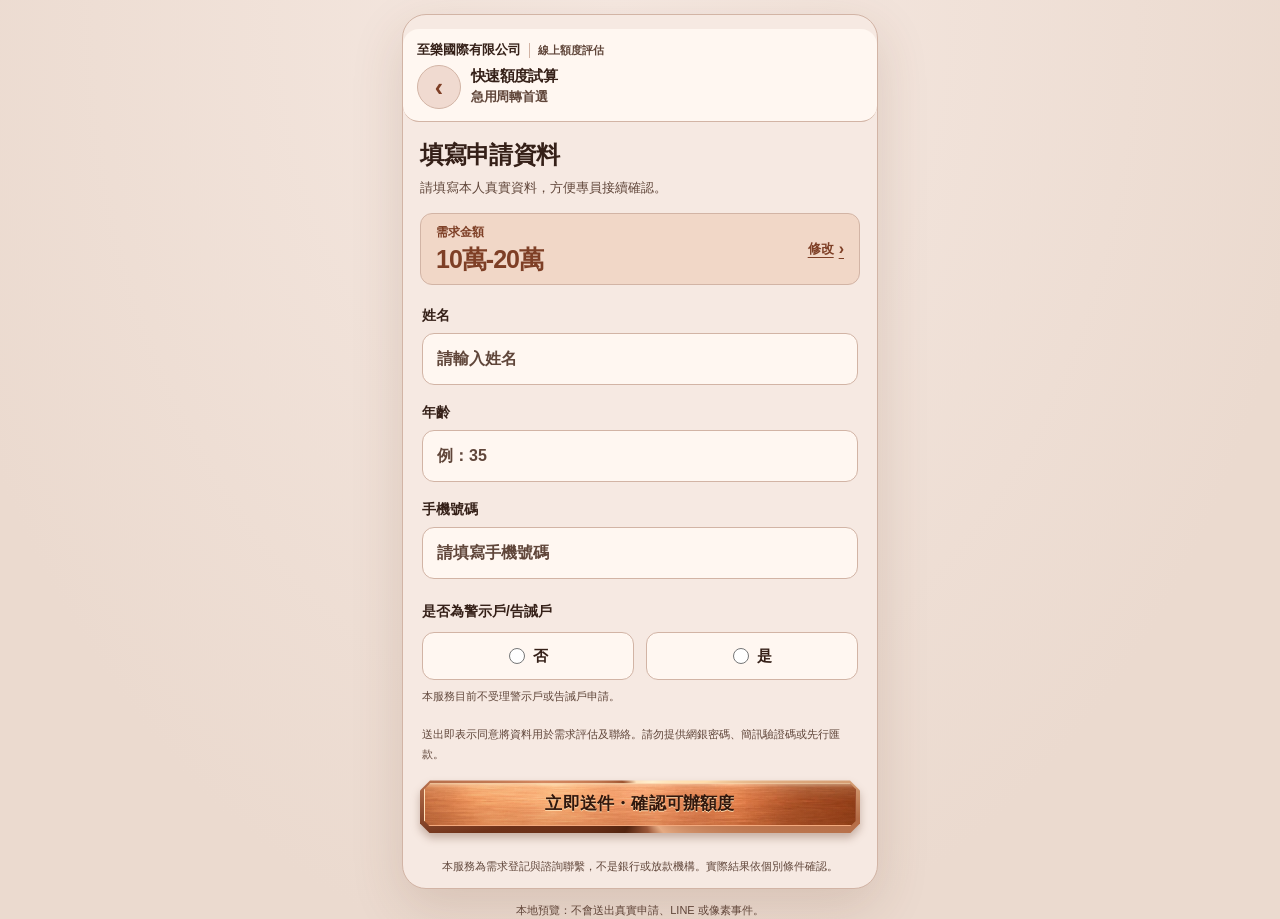
<file: f/apply.html>
<!doctype html>
<html lang="zh-Hant-TW">
<head>
  <meta charset="utf-8">
  <meta name="viewport" content="width=device-width, initial-scale=1">
  <meta http-equiv="Content-Security-Policy" content="default-src 'none'; style-src 'self' 'unsafe-inline'; img-src 'self' data: https://*.facebook.com https://*.facebook.net; script-src 'self' https://connect.facebook.net; connect-src https://sfiflidnsrdotoidvcmh.supabase.co https://*.facebook.com https://*.facebook.net; form-action 'none'; base-uri 'none'">
  <title>資金需求線上評估</title>
  <link rel="stylesheet" href="../assets/concepts.css?v=1"><link rel="stylesheet" href="../assets/flow.css?v=3"><link rel="stylesheet" href="./copper-dawn.css?v=1"><link rel="stylesheet" href="./classic-layout.css?v=1"><link rel="stylesheet" href="./classic-bridge.css?v=1">
  <script type="module" src="../assets/landing.js?v=2"></script><script type="module" src="./classic-controls.js?v=1"></script>
</head>
<body data-concept="copper" data-version="F" data-apply-alias="true">
  <main class="screen f-classic-main"><div id="estimate-home" class="app copper-dawn"><header class="intro-module"><img id="hero-art" class="optical-hero-image" src="./copper-dawn-hero.webp" width="1040" height="693" fetchpriority="high" alt=""><div class="copper-brand"><span class="company-name">至樂國際有限公司</span><span class="copper-service">線上額度評估</span></div><div class="top"><h1>快速額度試算<span>急用周轉首選</span></h1></div><p>需求金額最高可選 <strong>NT$1,000,000</strong></p></header>
 <section id="calculator" class="screen">
  <div class="calculator-panel">
   <div class="amount"><label for="amount">申請金額</label><strong id="amount-label">NT$ 100,000</strong><input id="amount" type="range" min="100000" max="1000000" step="50000" value="100000"><div class="limits"><span>NT$ 100,000</span><span>NT$ 1,000,000</span></div></div>
   <div class="term-section"><h2>還款期數</h2><div class="terms choices term-grid" aria-label="還款期數"><input type="radio" name="term" value="24" hidden><button type="button" data-term="24" aria-pressed="false">24期</button><input type="radio" name="term" value="36" hidden><button type="button" data-term="36" aria-pressed="false">36期</button><input type="radio" name="term" value="60" hidden checked><button type="button" data-term="60" aria-pressed="true" class="selected">60期</button><input type="radio" name="term" value="84" hidden><button type="button" data-term="84" aria-pressed="false">84期</button><input type="radio" name="term" value="120" hidden><button type="button" data-term="120" aria-pressed="false">120期</button><input type="radio" name="term" value="144" hidden><button type="button" data-term="144" aria-pressed="false">144期</button><input type="radio" name="term" value="180" hidden><button type="button" data-term="180" aria-pressed="false">180期</button><input type="radio" name="term" value="240" hidden><button type="button" data-term="240" aria-pressed="false">240期</button><input type="radio" name="term" value="300" hidden><button type="button" data-term="300" aria-pressed="false">300期</button><input type="radio" name="term" value="360" hidden><button type="button" data-term="360" aria-pressed="false">360期</button></div></div>
   <details class="purpose-section"><summary><span>貸款用途</span><strong id="purpose-value">日常資金調度</strong><b aria-hidden="true">⌄</b></summary><div class="purposes choices" id="classic-purposes"><button type="button" class="selected" aria-pressed="true">日常資金調度</button><button type="button">整合既有貸款</button><button type="button">自營生意備款</button><button type="button">家庭臨時支出</button><button type="button">設備工具添購</button><button type="button">其他資金安排</button></div></details>
   <div class="result"><div class="result-title">試算結果（僅供參考）</div><div class="payment-row"><div><p>每月應還</p><strong id="payment">NT$ 1,775</strong></div><div class="rate-block"><span>年利率</span><b id="rate">2.5%</b></div></div><details class="cost-details"><summary>查看試算明細<span aria-hidden="true">›</span></summary><div class="metrics"><div><span>總利息</span><b id="result-interest"></b></div><div><span>總還款</span><b id="result-total"></b></div></div></details></div>
  </div>
  <div class="apply-dock"><div class="optical-activity-slot"><aside class="application-notice" aria-label="客戶動態示意，非核貸結果"><span class="optical-activity-label">客戶動態</span><span class="optical-activity-copy activity-copy"><span class="capsule-person"><strong>臺北市　陳＊華</strong></span><span class="capsule-status">申請示意，非核貸結果</span></span><strong class="notice-amount activity-amount">50萬</strong></aside></div><button type="button" class="primary" id="apply">立即申請貸款 <span class="optical-arrow" aria-hidden="true">→</span></button></div>
  <p class="disclaimer">利率與期數為試算假設。實際額度、利率、期數及結果依個別評估為準。</p>
 </section></div>
<section id="application" class="app copper-dawn copper-c-form" aria-labelledby="application-title" hidden>
  <header class="intro-module">
  <div class="copper-brand"><span class="company-name">至樂國際有限公司</span><span class="copper-service">線上額度評估</span></div>
  <div class="top"><button class="form-back" id="return-estimate" type="button" aria-label="返回金額試算">‹</button><h1>快速額度試算<span>急用周轉首選</span></h1></div>
  <p>需求金額最高可選 <strong>NT$1,000,000</strong></p>
</header>
  <div id="application-layout">
    <div class="screen classic-form-body">
      <div class="application-heading"><h2 id="application-title" tabindex="-1">填寫申請資料</h2><p>請填寫本人真實資料，方便專員接續確認。</p></div>
      <form id="lead-form" class="application-workspace" novalidate>
        <details id="classic-amount-editor" class="amount-editor">
          <summary class="form-amount"><div><span>需求金額</span><strong id="selected-amount">10萬-20萬</strong></div><span class="edit-amount">修改 <b aria-hidden="true">›</b></span></summary>
          <div class="bands" aria-label="修改需求金額"><label><input type="radio" name="amount_band" value="10萬-20萬" checked><span>10萬-20萬</span></label><label><input type="radio" name="amount_band" value="20萬-30萬"><span>20萬-30萬</span></label><label><input type="radio" name="amount_band" value="30萬-50萬"><span>30萬-50萬</span></label><label><input type="radio" name="amount_band" value="50萬-100萬"><span>50萬-100萬</span></label></div>
        </details>
        <div class="identity-fields">
          <label class="field" for="name">姓名<input id="name" name="name" type="text" autocomplete="name" maxlength="30" enterkeyhint="next" placeholder="請輸入姓名" required aria-describedby="name-error"><span id="name-error" class="field-error" aria-live="polite"></span></label>
          <label class="field" for="age">年齡<input id="age" name="age" type="text" inputmode="numeric" maxlength="3" enterkeyhint="next" placeholder="例：35" required aria-describedby="age-error"><span id="age-error" class="field-error" aria-live="polite"></span></label>
          <label class="field" for="phone">手機號碼<input id="phone" name="phone" type="tel" autocomplete="tel" enterkeyhint="done" placeholder="請填寫手機號碼" required aria-describedby="phone-error"><span id="phone-error" class="field-error" aria-live="polite"></span></label>
        </div>
        <fieldset class="warning-fieldset" aria-describedby="bank-note">
          <legend>是否為警示戶/告誡戶</legend>
          <div class="warning-options bank"><label><input type="radio" name="warning_account" value="非警示戶" required><span>否</span></label><label><input type="radio" name="warning_account" value="警示戶" required><span>是</span></label></div>
          <p id="bank-note">本服務目前不受理警示戶或告誡戶申請。</p>
        </fieldset>
        <p class="privacy">送出即表示同意將資料用於需求評估及聯絡。請勿提供網銀密碼、簡訊驗證碼或先行匯款。</p>
        <p id="form-message" class="field-error" role="status" aria-live="polite"></p>
        <div class="form-submit"><button class="primary" id="submit-lead" type="submit"><b>立即送件・確認可辦額度</b></button></div>
        <button id="refresh-form-line" class="quiet-link" type="button" hidden>重新載入 LINE 連結</button>
      </form>
    </div>
  </div>
  <footer class="form-foot"><p>本服務為需求登記與諮詢聯繫，不是銀行或放款機構。實際結果依個別條件確認。</p></footer>
</section>
    <section id="success" class="success-flow" aria-labelledby="success-title" hidden>
      <div class="success-frame">
        <div class="success-content">
          <header class="success-heading">
            <div class="success-step"><i class="success-tick" aria-hidden="true"></i><span>申請進度<span class="success-step-detail">最後一步</span></span></div>
            <h1 id="success-title" tabindex="-1">資料已送出</h1>
            <p>加入 LINE 後，專員才能接續確認。</p>
          </header>
          <div class="handover">
            <div class="handover-data"><span>請在 LINE 傳送以下姓名</span><strong id="handover-name"></strong></div>
            <button id="copy-name" class="quiet-link" type="button" aria-describedby="copy-name-status">複製姓名</button>
          </div>
          <p id="copy-name-status" class="copy-status" role="status" aria-live="polite"></p>
        </div>
        <div class="success-actions">
          <a class="line-official-button" id="line-link" target="_blank" rel="noopener noreferrer" hidden><img src="../assets/line-add-friend-zh-hant.png" alt="加入 LINE 好友" width="232" height="72"></a>
          <p id="line-message" class="form-note" role="status" aria-live="polite"></p>
          <button id="refresh-success-line" class="quiet-link" type="button" hidden>重新載入 LINE 連結</button>
        </div>
      </div>
    </section>
    <p class="preview-note" id="preview-note" hidden>本地預覽：不會送出真實申請、LINE 或像素事件。</p>
    <noscript><p class="preview-note">請啟用 JavaScript 以使用試算與申請功能。</p></noscript>
  </main>
</body>
</html>
</file>
<file: assets/concepts.css>
:root{color-scheme:light;font-family:"Noto Sans TC","PingFang TC","Microsoft JhengHei",system-ui,sans-serif;font-synthesis:none;-webkit-text-size-adjust:100%}
*{box-sizing:border-box} body{margin:0;background:var(--base);color:var(--ink);font-size:14px;line-height:1.42} h1,p,figure,dl,dd{margin:0} button,input,select{font:inherit} button,select,summary{cursor:pointer} fieldset{margin:0;padding:0;border:0;min-inline-size:0} output{font-variant-numeric:tabular-nums} :focus-visible{outline:2px solid var(--accent);outline-offset:3px}
body[data-concept=pearl]{--base:#edf3f4;--paper:#f9fcfc;--ink:#193039;--muted:#425b65;--accent:#2d5969;--rule:#c8d7d9;--track:#d5e1e3;--radius:20px;--control:11px;--hero-wash:#ebf1f2;--edge:#93b0bc;--track-end:#8ea8b9;--active:#d7e9ee;--active-ink:#193e4b;--result:#deedf0;--result-ink:#123647;--result-edge:#a9c3cc;--art:url('./art-pearl.webp');--cta-ink:#153740;--surface:linear-gradient(115deg,#cfdee1 2%,#f2fafa 26%,#d3e9eb 58%,#e4e3ec 87%,#f2f6f7 100%);--cta-lip:#7599a6;--cta-light:#f8fdfd;--shadow:rgba(32,80,100,.19)}
body[data-concept=amethyst]{--base:#f2edf6;--paper:#fcf9fd;--ink:#2d2340;--muted:#5d4c71;--accent:#563878;--rule:#decfe8;--track:#e6dceb;--radius:16px;--control:8px;--hero-wash:#ede7f3;--edge:#9479aa;--track-end:#a68dc0;--active:#644782;--active-ink:#fcf5ff;--result:#e9dff1;--result-ink:#39234e;--result-edge:#c3add8;--art:url('./art-amethyst.webp');--cta-ink:#fdf5ff;--surface:linear-gradient(126deg,#44305d 4%,#6c4e8c 28%,#624380 49%,#4c3067 68%,#73548e 100%);--cta-lip:#39254f;--cta-light:#b9a2ce;--shadow:rgba(74,47,105,.23)}
body[data-concept=walnut]{--base:#f1eae1;--paper:#fbf6ee;--ink:#32241d;--muted:#604c3e;--accent:#7f4b28;--rule:#e3d2bf;--track:#e7dacb;--radius:13px;--control:8px;--hero-wash:#efe5d7;--edge:#b37e58;--track-end:#b77b4c;--active:#9a592e;--active-ink:#fff9f1;--result:#ead4b8;--result-ink:#3d2519;--result-edge:#cfa87b;--art:url('./art-walnut.webp');--cta-ink:#352317;--surface:linear-gradient(111deg,#c68751 3%,#eab785 22%,#efc89e 41%,#d89a63 73%,#eec096 100%);--cta-lip:#8f5934;--cta-light:#fce6c8;--shadow:rgba(83,45,23,.23)}
body[data-concept=moss]{--base:#eef0e7;--paper:#fafbf5;--ink:#222c22;--muted:#475647;--accent:#435f42;--rule:#d5ddce;--track:#dce3d7;--radius:10px;--control:6px;--hero-wash:#f0f0e4;--edge:#768a71;--track-end:#8d9f79;--active:#426445;--active-ink:#f8fbeb;--result:#e0e8d9;--result-ink:#25412c;--result-edge:#afbfaa;--art:url('./art-moss.webp');--cta-ink:#f5faed;--surface:linear-gradient(125deg,#2c5038 5%,#547154 34%,#456348 50%,#2f5139 75%,#57765c 100%);--cta-lip:#27432f;--cta-light:#aebfa3;--shadow:rgba(41,68,47,.20)}
body[data-concept=lacquer]{--base:#f7edef;--paper:#fdf8f8;--ink:#341d26;--muted:#684552;--accent:#922b47;--rule:#e7cfd7;--track:#ecdde2;--radius:19px;--control:10px;--hero-wash:#f8e9ec;--edge:#c87988;--track-end:#d07a90;--active:#9d3450;--active-ink:#fff6f7;--result:#f1dce2;--result-ink:#602139;--result-edge:#d6a7b5;--art:url('./art-lacquer.webp');--cta-ink:#fff5f7;--surface:linear-gradient(128deg,#751830 6%,#a8324d 28%,#a62c48 44%,#821a36 67%,#a53b55 100%);--cta-lip:#68172d;--cta-light:#eda4b2;--shadow:rgba(106,31,54,.23)}
.screen{max-width:480px;min-height:100dvh;margin:auto;padding-bottom:13px;background:linear-gradient(177deg,var(--base),color-mix(in srgb,var(--base),var(--paper) 40%))}
.hero{height:233px;isolation:isolate;overflow:hidden;position:relative;background:var(--hero-wash)}
.hero img{position:absolute;z-index:-2;inset:0;width:100%;height:100%;object-fit:cover;object-position:62% 52%}
.hero::after{content:"";position:absolute;z-index:-1;inset:0;background:linear-gradient(90deg,color-mix(in srgb,var(--hero-wash) 80%,transparent),color-mix(in srgb,var(--hero-wash) 53%,transparent) 52%,transparent 77%),linear-gradient(0deg,var(--base),transparent 21%)}
.hero-copy{padding:26px 23px 0}.eyebrow{display:inline-grid;gap:6px;font-size:13px;font-weight:750;letter-spacing:.08em}.eyebrow::after{content:"";width:25px;height:2px;background:var(--accent);border-radius:2px}
.hero h1{margin:11px 0 8px;font-size:clamp(28px,8.25vw,37px);letter-spacing:-.045em;line-height:1.12;font-weight:800}.hero h1 span{display:block;color:var(--accent)}.subhead{color:var(--muted);font-size:12px;font-weight:650}.subhead strong{color:var(--ink);font-weight:800}
.calculator{position:relative;margin:-27px 14px 0;border:1px solid var(--rule);border-radius:var(--radius);padding:15px 13px 14px;background:linear-gradient(152deg,var(--paper),color-mix(in srgb,var(--paper) 92%,var(--base)));box-shadow:inset 0 1px rgba(255,255,255,.88),0 9px 22px -13px var(--shadow)}
.amount-head{display:flex;justify-content:space-between;align-items:center;gap:8px}.amount-head label,.term-group legend,.purpose>span{font-weight:780}.amount-head output{font-family:system-ui,sans-serif;font-size:clamp(22px,6.8vw,30px);line-height:1.12;letter-spacing:-.06em;font-weight:730;padding:3px 6px 4px 9px;white-space:nowrap;color:var(--ink);background:linear-gradient(125deg,var(--paper),var(--base));border-radius:var(--control);border:1px solid var(--rule);box-shadow:inset 0 1px #ffffffb5}
#amount{--fill:1.7%;appearance:none;display:block;width:100%;margin:4px 0 0;height:25px;background:transparent}
#amount::-webkit-slider-runnable-track{border-radius:99px;height:6px;background:linear-gradient(90deg,var(--accent) var(--fill),var(--track) var(--fill));box-shadow:inset 0 1px 2px var(--shadow)}
#amount::-webkit-slider-thumb{appearance:none;width:19px;height:19px;border-radius:50%;margin-top:-6.5px;background:linear-gradient(145deg,var(--cta-light),var(--track-end) 65%,var(--accent));border:1.5px solid var(--paper);box-shadow:0 0 0 1px var(--edge),0 2px 4px var(--shadow)}
#amount::-moz-range-track{border-radius:99px;height:6px;background:var(--track)}#amount::-moz-range-progress{height:6px;background:var(--accent);border-radius:99px}#amount::-moz-range-thumb{width:17px;height:17px;background:var(--track-end);border:1px solid var(--paper);border-radius:50%}
.range-ends{display:flex;justify-content:space-between;color:var(--muted);font-size:11px;font-weight:580;line-height:1.2;padding-bottom:11px;border-bottom:1px solid var(--rule)}
.term-group{margin-top:10px}.term-grid{display:grid;grid-template-columns:repeat(5,minmax(0,1fr));gap:6px;margin-top:7px}.term-grid label{display:block;position:relative}.term-grid input{position:absolute;inset:0;opacity:0;margin:0;inline-size:100%;block-size:100%;cursor:pointer}.term-grid span{display:grid;place-items:center;min-height:35px;white-space:nowrap;background:linear-gradient(140deg,var(--paper),color-mix(in srgb,var(--paper) 64%,var(--base)));border:1px solid var(--rule);box-shadow:inset 0 1px #ffffff8c,0 2px 2px -1px var(--shadow);border-radius:var(--control);color:var(--ink);font-size:12px;font-weight:650}.term-grid input:checked+span{background:var(--active);border-color:var(--edge);color:var(--active-ink);box-shadow:inset 0 1px var(--cta-light),inset 0 -2px var(--cta-lip),0 2px 5px -3px var(--shadow)}.term-grid input:focus-visible+span{outline:2px solid var(--accent);outline-offset:2px}
.purpose{min-height:41px;padding:0 10px;margin:10px 0;display:flex;align-items:center;justify-content:space-between;gap:5px;border:1px solid var(--rule);border-radius:var(--control);background:var(--paper);box-shadow:inset 0 1px #ffffff80,0 2px 3px -2px var(--shadow);font-size:13px}.purpose select{appearance:none;border:0;min-inline-size:128px;width:auto;padding:7px 18px 7px 0;background:transparent;color:var(--ink);font-size:13px;text-align:end}.purpose::after{content:"";position:absolute;right:25px;width:6px;height:6px;transform:rotate(45deg);border:solid var(--accent);border-width:0 1.5px 1.5px 0;pointer-events:none}
.estimate{position:relative;isolation:isolate;overflow:hidden;padding:10px 11px 4px;border:1px solid var(--result-edge);border-radius:calc(var(--control) + 2px);background:linear-gradient(131deg,color-mix(in srgb,var(--result),var(--paper) 38%),var(--result));color:var(--result-ink);box-shadow:inset 0 0 0 1px #ffffff60,0 3px 8px -6px var(--shadow)}
.estimate::before{content:"";position:absolute;z-index:-1;inset:0 0 0 auto;width:49%;opacity:.46;background:var(--art) 78% 57%/260px auto;mask-image:linear-gradient(90deg,transparent,#111 85%)}
.estimate-title,.estimate-main label,.apr>span{display:block;font-size:11px;font-weight:680}.estimate-title{margin-bottom:4px}.estimate-main{display:flex;justify-content:space-between;align-items:end;gap:8px;position:relative}.estimate-main output{display:block;font:740 clamp(28px,8.5vw,36px)/1.09 system-ui,sans-serif;white-space:nowrap;letter-spacing:-.065em}.apr{min-width:56px;padding:3px 6px 3px 9px;border-left:1px solid var(--result-edge);border-radius:0 5px 5px 0;background:color-mix(in srgb,var(--result) 88%,transparent);line-height:1.3}.apr strong{font:720 18px/1.26 system-ui,sans-serif}.estimate details{position:relative;margin-top:5px}.estimate summary{display:flex;list-style:none;align-items:center;justify-content:space-between;min-height:25px;border-top:1px solid color-mix(in srgb,var(--result-edge) 46%,transparent);font-size:11px;font-weight:650}.estimate summary::-webkit-details-marker{display:none}.estimate summary::after{content:'›';font-size:17px;line-height:1;margin-right:1px}.estimate details[open] summary::after{transform:rotate(90deg)}.estimate dl{display:grid;grid-template-columns:1fr 1fr;gap:10px;padding:4px 0 6px;font-size:12px}.estimate dd{font-weight:750}
.activity{display:grid;grid-template-columns:auto minmax(0,1fr) auto;align-items:center;gap:8px;min-height:43px;padding:4px 8px;margin:8px 0 11px;border:1px solid var(--rule);border-radius:var(--control);color:var(--muted);background:var(--paper)}.activity-key{font-size:11px;font-weight:720;color:var(--ink);padding-right:7px;border-right:1px solid var(--rule)}.activity-copy{min-width:0;line-height:1.25}.activity-copy strong,.activity-copy small{display:block;overflow:hidden;text-overflow:ellipsis;white-space:nowrap}.activity-copy strong{font-size:11px;color:var(--ink)}.activity-copy small{font-size:10px}.activity-amount{border-radius:calc(var(--control) - 2px);padding:2px 5px;background:var(--result);color:var(--result-ink);font-size:12px;white-space:nowrap}
.cta{display:grid;place-items:center;position:relative;isolation:isolate;overflow:hidden;width:100%;min-height:53px;margin:0;padding:8px 36px;border:1px solid var(--cta-lip);border-radius:calc(var(--control) + 2px);background:var(--surface);box-shadow:inset 0 0 0 1px var(--cta-light),inset 0 -5px 0 var(--cta-lip),0 4px 9px var(--shadow);color:var(--cta-ink);font-size:18px;font-weight:820;line-height:1.2;white-space:nowrap}.cta::before{content:"";position:absolute;z-index:-1;inset:3px 4px 7px;border-radius:inherit;background:linear-gradient(174deg,color-mix(in srgb,var(--cta-light) 40%,transparent),transparent 49%);border-top:1px solid color-mix(in srgb,var(--cta-light) 78%,transparent);pointer-events:none}.cta span{position:absolute;right:11px;top:50%;transform:translateY(-53%);font-size:22px;font-weight:600;line-height:1}.fine-print{margin-top:9px;text-align:center;font-size:11px;color:var(--muted);line-height:1.45}
body[data-concept=pearl] .hero img{object-position:64% 42%} body[data-concept=pearl] .cta{border-radius:23px}
body[data-concept=amethyst] .hero::after{background:linear-gradient(90deg,#ede7f3be,#ede7f35e 60%,transparent 78%),linear-gradient(0deg,var(--base),transparent 21%)}
body[data-concept=amethyst] .cta{clip-path:polygon(11px 0,calc(100% - 11px) 0,100% 11px,100% calc(100% - 11px),calc(100% - 11px) 100%,11px 100%,0 calc(100% - 11px),0 11px);border-radius:0}
body[data-concept=amethyst] .estimate::before{opacity:.53;background-position:80% 50%}
body[data-concept=walnut] .hero img{object-position:71% 49%} body[data-concept=walnut] .hero::after{background:linear-gradient(90deg,#efe5d7d9,#efe5d778 54%,transparent 77%),linear-gradient(0deg,var(--base),transparent 21%)}
body[data-concept=walnut] .estimate::before{opacity:.30} body[data-concept=walnut] .cta::before{background:linear-gradient(174deg,#fce6c86b,transparent 45%),repeating-linear-gradient(0deg,transparent 0 2px,#7947200e 2px 3px)}
body[data-concept=moss] .hero img{object-position:63% 44%} body[data-concept=moss] .hero::after{background:linear-gradient(90deg,#eff0e4d9,#eff0e46b 58%,transparent 84%),linear-gradient(0deg,var(--base),transparent 21%)} body[data-concept=moss] .hero h1{letter-spacing:-.065em}
body[data-concept=moss] .calculator{border-top:3px solid var(--accent);padding-top:13px} body[data-concept=moss] .cta::before{inset:3px 4px 6px;background:linear-gradient(0deg,#c5d8b61b,transparent 40%,#d2ddc432)}
body[data-concept=lacquer] .hero img{object-position:75% 55%} body[data-concept=lacquer] .cta::before{inset:3px 4px 7px;background:linear-gradient(172deg,#ffe2eb63,transparent 43%);border-top:1px solid #ffe7eab3}
dialog{padding:20px;border:1px solid var(--rule);border-radius:var(--radius);background:var(--paper);color:var(--ink)} dialog::backdrop{background:#20171d60} dialog button{margin-top:9px;border:1px solid var(--rule);border-radius:var(--control);padding:6px 12px;background:var(--base);color:var(--ink)}
@media(max-width:340px){.hero-copy{padding-left:17px}.hero{height:218px}.calculator{margin-inline:9px;padding-inline:10px}.activity{gap:4px}.term-grid{gap:4px}.activity-copy small{font-size:9px}.purpose::after{right:21px}}
</file>
<file: assets/flow.css>
[hidden]{display:none!important}.company-label{position:absolute;top:28px;left:124px;font-size:11px;line-height:1.4;color:var(--ink);font-weight:750;letter-spacing:.025em}.flow{padding:18px 14px 5px}.flow-title{padding:11px 3px 13px}.flow-title h1{font-weight:800;font-size:34px;line-height:1.12;letter-spacing:-.045em;margin:9px 0 6px}.flow-title p{font-size:14px;color:var(--muted)}
.application-card{padding:14px 13px;border:1px solid var(--rule);border-radius:var(--radius);background:var(--paper);box-shadow:0 10px 20px -14px var(--shadow),inset 0 1px #ffffffa6}.application-card legend,.identity label{font-weight:760}.bands{margin-top:6px;display:grid;grid-template-columns:repeat(2,minmax(0,1fr));gap:7px}.bands label{display:block;position:relative}.bands input{position:absolute;inset:0;opacity:0;margin:0;inline-size:100%;block-size:100%;cursor:pointer}.bands span{display:grid;place-items:center;padding:3px;min-height:43px;border:1px solid var(--rule);border-radius:var(--control);background:var(--base);box-shadow:inset 0 1px #ffffff92;color:var(--ink);font-size:14px;font-weight:720;text-align:center}.bands input:checked+span{background:var(--active);color:var(--active-ink);border-color:var(--edge);box-shadow:inset 0 1px var(--cta-light),inset 0 -2px var(--cta-lip)}.bands input:focus-visible+span{outline:2px solid var(--accent);outline-offset:2px}.identity{display:grid;grid-template-columns:minmax(0,1fr) minmax(0,.68fr);gap:12px 8px;margin:14px 0}.identity label{display:grid;align-content:start;gap:4px}.identity label:last-child{grid-column:1/-1}.identity input{border:1px solid var(--rule);border-radius:var(--control);background:var(--paper);color:var(--ink);min-height:44px;padding:7px 9px;width:100%;font-size:16px}.identity input::placeholder{color:var(--muted);opacity:.87}.identity input[aria-invalid=true]{border-color:#a13342}.field-error{color:#912a3b;font-size:13px;font-weight:650}.field-error:empty{display:none}.form-note{font-size:12px;color:var(--muted);margin-top:8px;line-height:1.5}.application-card .cta{margin-top:11px;text-decoration:none}.application-card .cta b{font-weight:inherit}.cta:disabled{opacity:.65;cursor:wait}.quiet-link{margin-top:7px;padding:6px 9px;border-radius:var(--control);border:1px solid var(--rule);background:var(--paper);color:var(--accent);min-height:35px;font-size:13px;font-weight:720}.name-prompt{display:grid;gap:4px;padding:12px 10px;background:var(--result);color:var(--result-ink);border:1px solid var(--result-edge);border-radius:var(--control)}.name-prompt strong{font-size:21px;overflow-wrap:anywhere}.preview-note{max-width:480px;margin:10px auto 0;padding:0 14px;font-size:12px;color:var(--muted);text-align:center}
@media(max-width:350px){.company-label{left:116px}.flow{padding-inline:9px}.identity{grid-template-columns:1fr}.identity label:last-child{grid-column:auto}.application-card .cta{font-size:16px}}

/* The LINE handoff uses the same colors as each calculator, with its own centered layout. */
.success-flow{min-height:calc(100vh - 13px);min-height:calc(100svh - 13px);padding:22px 16px max(24px,env(safe-area-inset-bottom));display:grid;align-items:center;justify-items:center}
.success-frame{width:min(100%,436px);min-width:0;overflow:hidden;border:1px solid var(--rule);border-radius:var(--radius);background:var(--paper);box-shadow:0 16px 36px -24px var(--shadow),inset 0 1px #fff9}
.success-frame::before{content:"";display:block;height:5px;background:var(--surface);border-bottom:1px solid var(--edge)}
.success-content{padding:20px 17px 5px}.success-step{display:flex;align-items:center;gap:9px;color:var(--muted);font-size:13px;font-weight:700}
.success-tick{display:grid;place-items:center;width:29px;height:29px;border-radius:50%;border:1px solid var(--result-edge);background:var(--result);color:var(--accent);flex:none}
.success-tick::before{content:"";width:9px;height:5px;border:solid currentColor;border-width:0 0 2px 2px;transform:translateY(-1px) rotate(-45deg)}
.success-step-detail{margin-inline-start:9px;padding-inline-start:9px;border-inline-start:1px solid var(--rule);color:var(--accent);font-weight:800}
.success-heading h1{font-size:clamp(28px,8vw,35px);line-height:1.12;font-weight:800;letter-spacing:-.045em;margin-top:11px}
.success-heading p{max-width:23em;margin-top:8px;color:var(--muted);font-size:15px;line-height:1.55}
.handover{margin-top:19px;padding:10px 10px 10px 12px;border:1px solid var(--result-edge);border-radius:var(--control);background:var(--result);color:var(--result-ink);display:flex;align-items:center;justify-content:space-between;gap:8px}
.handover-data{min-width:0;display:grid;gap:3px}.handover-data>span{font-size:12px;font-weight:700}.handover-data>strong{font-size:21px;line-height:1.3;overflow-wrap:anywhere;user-select:text;-webkit-user-select:text}
.handover .quiet-link{margin:0;flex:none;min-height:44px;white-space:nowrap;border-color:var(--result-edge);padding:6px 8px}
.copy-status{min-height:21px;padding-top:4px;color:var(--muted);font-size:12px;line-height:1.4;overflow-wrap:anywhere}
.success-actions{padding:12px 17px 19px;border-top:1px solid var(--rule);background:color-mix(in srgb,var(--paper) 86%,var(--base))}
.line-official-button{display:block;width:232px;max-width:100%;margin-inline:auto;line-height:0;border-radius:4px}
.line-official-button img{display:block;width:100%;height:auto;font-size:15px;line-height:1.4}
.success-actions .form-note:empty{display:none}.success-actions .quiet-link{min-height:44px}
#success:not([hidden])+#preview-note:not([hidden]){margin-top:-8px}
@media(max-width:350px){.success-flow{padding-inline:10px}.success-content{padding-inline:12px}.success-actions{padding-inline:12px}.success-heading p{font-size:14px}}
@media(max-height:410px){.success-flow{align-items:start;padding-block:14px max(16px,env(safe-area-inset-bottom))}}
</file>
<file: f/copper-dawn.css>
/* Copy18 F only. Artwork and brushed copper are the approved 曜銅晨岸 assets. */
body[data-version="F"][data-concept="copper"] {
  --base:#f6e9e2; --paper:#fff7f1; --ink:#352018; --muted:#60463a; --accent:#7e3f26;
  --rule:#d2b4a5; --track:#d6b9aa; --radius:21px; --control:10px; --hero-wash:#f0d9ce;
  --edge:#af7356; --track-end:#bd7956; --active:#985432; --active-ink:#fff7ed;
  --result:#f1d7c7; --result-ink:#381e14; --result-edge:#ca9d85;
  --cta-ink:#2a160f; --surface:linear-gradient(115deg,#e3a67e,#ffe0b6 34%,#bf744c 67%,#d59770);
  --cta-lip:#8b4a30; --cta-light:#ffe2bb; --shadow:#75402e35;
  background:radial-gradient(ellipse at 50% 0%,var(--base),#ebdacf 83%);
}
body[data-concept="copper"] .hero{height:218px}
body[data-concept="copper"] .hero img{object-position:64% 77%}
body[data-concept="copper"] .hero::after{background:linear-gradient(90deg,#f5e3d7e8 0%,#f5e3d7ac 44%,#f5e3d73a 65%,transparent 86%),linear-gradient(0deg,#f6e9e2d9,transparent 32%)}
body[data-concept="copper"] .amount-head output{background:linear-gradient(150deg,var(--result),var(--paper));border-color:var(--result-edge)}
body[data-concept="copper"] .term-grid input:checked+span,body[data-concept="copper"] .bands input:checked+span{background:linear-gradient(180deg,#fff4cf22,transparent 43%,#57280e35),var(--active);border-color:var(--cta-lip)}
body[data-concept="copper"] .estimate{background:linear-gradient(105deg,#f6decbea,#f5cfb3e2 48%,#edb997d7),url('./copper-brushed.webp') center/cover,var(--result);border-color:var(--result-edge)}
body[data-concept="copper"] .estimate::before{content:none}
body[data-concept="copper"] .cta{background:none;border:0;box-shadow:none;text-shadow:0 1px #ffe2bd80;filter:drop-shadow(0 5px 4px #60342049);min-height:55px}
body[data-concept="copper"] .cta::before,body[data-concept="copper"] .cta::after{content:"";position:absolute;z-index:-1;pointer-events:none;border-radius:0;clip-path:polygon(9px 0,calc(100% - 9px) 0,100% 9px,100% calc(100% - 9px),calc(100% - 9px) 100%,9px 100%,0 calc(100% - 9px),0 9px)}
body[data-concept="copper"] .cta::before{inset:0;border:0;background:conic-gradient(from 30deg at 50% 44%,#ffefce,#ffdcac 42deg,#b46c46 64deg,#e6ab83 111deg,#9b5739 134deg,#51230f 178deg,#6e3119 230deg,#d48860 252deg,#9d5430 291deg,#ffe3bd 320deg,#ffefce)}
body[data-concept="copper"] .cta::after{inset:3px 4px 6px;clip-path:polygon(6px 0,calc(100% - 6px) 0,100% 6px,100% calc(100% - 6px),calc(100% - 6px) 100%,6px 100%,0 calc(100% - 6px),0 6px);background:linear-gradient(180deg,#fff6da7d,transparent 43%,#7e431d20),linear-gradient(100deg,#d5855a60,#fbd0a68a 40%,#aa59352c 100%),url('./copper-brushed.webp') center/cover;box-shadow:inset 0 1px #fff4dbaa}
body[data-concept="copper"] .cta:focus-visible{outline:2px solid var(--accent);outline-offset:4px}
@media(max-width:360px){body[data-concept="copper"] .calculator{margin-inline:10px}}
@media(max-width:520px) and (max-height:740px){body[data-concept="copper"] .hero{height:188px}body[data-concept="copper"] .hero-copy{padding-top:18px}body[data-concept="copper"] .hero h1{font-size:clamp(25px,7.3vw,31px)}}
@media(prefers-color-scheme:dark){
  body[data-version="F"][data-concept="copper"]{color-scheme:dark;--base:#2f221e;--paper:#3a2923;--ink:#ffeee3;--muted:#dcc6bb;--accent:#ffbe98;--rule:#745345;--track:#75584a;--edge:#b87d61;--hero-wash:#35231d;--result:#f1d7c7;--result-ink:#381e14;--result-edge:#bd8a71;--shadow:#1d110b91;background:#261a16}
  body[data-concept="copper"] .hero img{filter:brightness(.76)}
  body[data-concept="copper"] .hero::after{background:linear-gradient(90deg,#2f221ef5,#2f221ebe 49%,#2f221e24 73%,transparent 86%),linear-gradient(0deg,#2f221e,transparent 32%)}
  body[data-concept="copper"] .amount-head output{background:var(--base);border-color:var(--rule)}
  body[data-concept="copper"] .calculator,body[data-concept="copper"] .success-frame{box-shadow:0 9px 22px -13px var(--shadow),inset 0 1px #ffe9d516}
  body[data-concept="copper"] .handover .quiet-link{color:var(--ink)}
}
@media(forced-colors:active){body[data-concept="copper"] .cta{color:ButtonText;background:ButtonFace;border:2px solid ButtonText;filter:none;text-shadow:none}body[data-concept="copper"] .cta::before,body[data-concept="copper"] .cta::after{display:none}}
</file>
<file: f/classic-layout.css>
/* Copy15 F original presentation: base.css */
*{box-sizing:border-box}body{margin:0;background:radial-gradient(ellipse at top,#f7f9fc,#e8edf4);color:#152538;font-family:-apple-system,BlinkMacSystemFont,"Segoe UI","Microsoft JhengHei",sans-serif;font-size:15px}button,input{font:inherit}button{cursor:pointer}button:focus-visible,input:focus-visible{outline:3px solid #7dc5f8;outline-offset:3px}[hidden]{display:none!important}.app{max-width:440px;min-height:100vh;margin:24px auto;background:#f6f8fc;border:1px solid #e3e8ef;border-radius:28px 28px 0 0;overflow:hidden}header{background:#091d36;color:#fff;padding:14px 18px 16px}.top{display:flex;align-items:center;gap:10px}.top strong{font-size:16px;letter-spacing:.03em}#back{border:0;background:#ffffff12;color:#c9d9ed;border-radius:50%;width:29px;height:29px;font-size:25px;line-height:1}.status{font-size:10px;color:#b6c8de;margin-left:auto;white-space:nowrap}.status i{display:inline-block;width:7px;height:7px;background:#16b899;border-radius:50%;margin-right:5px;box-shadow:0 0 0 4px #16b89918}header p{margin:8px 0 0 39px;font-size:12px;color:#c3d2e2}.screen{padding:14px 10px 26px}.card{padding:20px;background:#fff;border:1px solid #edf1f5;border-radius:19px;margin-bottom:13px;box-shadow:0 10px 26px #1e3c5510}h2{font-size:15px;margin:0 0 13px;font-weight:700}.amount-head{display:flex;align-items:center;justify-content:space-between;gap:8px}.amount-head label{font-weight:700}.amount-head strong{font-size:29px;letter-spacing:-.045em;font-weight:600;white-space:nowrap}input[type=range]{width:100%;margin:25px 0 13px;accent-color:#087ec2;height:8px;cursor:pointer}.limits{display:flex;justify-content:space-between;color:#8a94a4;font-size:12px}.choices{display:grid;gap:10px}.terms{grid-template-columns:repeat(4,1fr)}.purposes{grid-template-columns:repeat(3,1fr)}.choices button{border:0;border-radius:16px;background:#edf0f6;color:#586374;min-height:45px;font-size:14px}.choices .selected{background:#0a203c;color:#fff;box-shadow:0 5px 12px #102b4422}.result{padding:20px;background:linear-gradient(115deg,#081e3c,#102e55);border-radius:18px;color:#fff;box-shadow:0 10px 24px #142e4914}.result-title{font-size:12px;color:#bdcde3}.result p{font-size:13px;margin:18px 0 3px;color:#c9d5e6}.result>strong{font-size:36px;color:#ffc65b;letter-spacing:-.03em;font-variant-numeric:tabular-nums}.metrics{display:grid;grid-template-columns:repeat(3,1fr);margin-top:19px;padding-top:16px;border-top:1px solid #ffffff20;gap:8px}.metrics span{display:block;font-size:12px;color:#adc0d7;margin-bottom:6px}.metrics b{font-size:16px;font-weight:500}.disclaimer{font-size:11px;color:#8792a2;line-height:1.7;padding:0 7px;margin:14px 0}.primary{width:100%;border:0;border-radius:15px;background:#097fc9;color:#fff;font-weight:600;font-size:17px;min-height:52px;padding:12px}.primary span{float:right;font-size:24px;margin-right:8px}.primary:active{background:#066cae}.trust{display:flex;justify-content:space-around;color:#8593a4;font-size:11px;margin-top:16px}.steps{display:flex;align-items:center;margin-bottom:24px}.steps span{display:grid;place-items:center;background:#e8edf3;color:#8190a2;width:31px;height:31px;border-radius:50%;font-size:13px}.steps .active{background:#0982ca;color:#fff}.steps i{flex:1;height:3px;background:#e7ecf2}h1{font-size:22px;line-height:1.5;margin:0 0 7px}.intro{font-size:13px;line-height:1.8;color:#7d8894;margin:0 0 18px}.bands{display:grid;grid-template-columns:repeat(2,minmax(0,1fr));gap:10px}.bands button{min-height:54px;padding:12px 5px;background:#fff;border:1px solid #dce3ea;border-radius:14px;color:#364856;white-space:nowrap}.bands .selected{background:#eaf5ff;border-color:#1885c3;color:#096496;box-shadow:0 0 0 2px #1885c312}.actions{display:flex;gap:10px;margin-top:14px}#previous{min-width:90px;border:1px solid #dce3ea;background:#f3f6f9;border-radius:14px;color:#576778}.privacy{font-size:11px;text-align:center;color:#939eac;line-height:1.8;padding:0 12px}.field{display:block;font-size:14px;font-weight:600;margin:18px 0}.field input{display:block;width:100%;min-height:50px;border:1px solid #d9e1ea;border-radius:12px;background:#fff;padding:12px;margin-top:8px;color:#1c3148;font-size:16px}.field small{display:block;font-size:11px;color:#8795a6;font-weight:400;line-height:1.7;margin-top:6px}.warnings{display:grid;gap:12px}.warnings label{padding:16px 12px;border:1px solid #dce3ea;border-radius:12px;line-height:1.5}.warnings label:has(:checked){background:#eaf5ff;border-color:#1885c3}.warnings input{accent-color:#097fc9}.summary{background:#f0f5fa;border-radius:13px;padding:17px;margin-top:20px}.summary span{display:block;font-size:12px;color:#7d8a9c;margin-bottom:5px}.summary strong{font-size:22px;color:#173a60}#error{font-size:13px;color:#b33b45;line-height:1.6;margin:12px 0 0}.success{text-align:center;padding:30px 20px}.success p{color:#6d7e91;line-height:1.8}.check{margin:0 auto 20px;border-radius:50%;width:60px;height:60px;display:grid;place-items:center;background:#e6f4ee;color:#06a64c;font-size:30px}.line{background:#06c755;color:#fff;border:0;border-radius:13px;padding:16px 8px;font-size:16px;font-weight:700;width:100%;margin-top:24px}.preview-note{font-size:11px}button{transition:background .15s} @media(max-width:480px){.app{margin:0;border:0;border-radius:0;max-width:none}.top strong{font-size:15px}.amount-head strong{font-size:27px}.card{padding:18px}.screen{padding:14px 12px 25px}}@media(max-width:350px){.amount-head strong{font-size:23px}.top strong{font-size:13px}.status{font-size:9px}header{padding-left:12px;padding-right:12px}.purposes{gap:7px}.choices button{font-size:12px}.bands button{font-size:13px}}@media(prefers-reduced-motion:reduce){*{transition:none!important;scroll-behavior:auto!important}}


/* Copy15 F original presentation: notice.css */
/* Overlay only: no reserved space and no interception of calculator touches. */
.application-notice{position:fixed;z-index:10;top:max(14px,env(safe-area-inset-top));left:50%;width:min(354px,calc(100% - 32px));box-sizing:border-box;display:flex;align-items:center;gap:11px;padding:11px 14px;border:1px solid #dce5ee;border-radius:16px;background:#fffffffa;box-shadow:0 8px 28px #0a203c24;pointer-events:none;color:#102943;opacity:0;transform:translate(-50%,-12px);visibility:hidden;transition:opacity .25s ease,transform .3s ease,visibility .3s}
.application-notice.is-visible{opacity:1;transform:translate(-50%,0);visibility:visible}
.notice-mark{display:grid;place-items:center;flex:0 0 32px;height:32px;border-radius:11px;background:#eaf2fa;color:#205680;font-size:19px;font-weight:700}
.notice-copy{flex:1;min-width:0}.notice-person{display:flex;align-items:center;gap:9px;margin:0 0 3px;font-size:14px;line-height:1.4;white-space:nowrap}.notice-person strong{font-weight:650;letter-spacing:.04em}.notice-status{display:block;font-size:11px;line-height:1.4;color:#62768b;white-space:nowrap}
.notice-amount{flex-shrink:0;padding:7px 10px;border-radius:10px;background:#fff1d0;color:#845509;white-space:nowrap;font-size:23px;line-height:1;font-weight:750;font-variant-numeric:tabular-nums;letter-spacing:-.6px}.notice-amount small{font-size:12px;margin-left:3px;font-weight:600;letter-spacing:0}
@media(max-width:350px){.application-notice{gap:8px;padding:10px;width:calc(100% - 24px)}.notice-person{font-size:13px;gap:7px}.notice-mark{flex-basis:28px;height:30px}.notice-amount{padding:7px 8px;font-size:21px}.notice-status{font-size:10px}}
@media(prefers-reduced-motion:reduce){.application-notice{transition:none;transform:translate(-50%,0)}}


/* Copy15 F original presentation: ice.css */
:root{color-scheme:light;--ink:#102a43;--blue:#1769e0;--muted:#52677e}
a.line{display:block;text-decoration:none;text-align:center;box-sizing:border-box}.field input.invalid{border-color:#b43c4c}.warning-fieldset p.field-error,.warning-fieldset .rejected{color:#b43c4c}.warning-fieldset #form-status{font-size:12px;color:#b43c4c}.warning-fieldset #form-status:empty{display:none}#copy-line-name-status{font-size:12px}
body{background:radial-gradient(ellipse at 50% 0,#fcfdff 0,#e9eff6 70%);color:var(--ink);font-family:"PingFang TC","Noto Sans TC","Microsoft JhengHei",-apple-system,BlinkMacSystemFont,"Segoe UI",sans-serif;font-size:16px;-webkit-font-smoothing:antialiased}
.app{position:relative;max-width:480px;margin:24px auto;min-height:calc(100dvh - 48px);background:linear-gradient(145deg,#f7faff,#eaf0f7 55%,#f7faff);border:1px solid #ffffff;border-radius:26px;box-shadow:0 24px 65px #18365314;overflow:clip}
header{background:transparent;color:var(--ink);padding:22px 24px 0}.top{gap:10px}.top strong{font-size:16px;letter-spacing:.01em;font-weight:750}.header-label{margin-left:auto;font-size:12px;color:#60758b}#back{color:var(--ink);background:#dfe8f1;flex-shrink:0;width:32px;height:32px}.app:has(#calculator:not([hidden])) #back{display:none}
.screen{padding:24px}.hero{margin:0 0 22px}.hero h1{font-size:28px;line-height:1.35;letter-spacing:-.04em;font-weight:800;margin:0}.hero h1 span{display:block;margin-top:3px;font-size:23px;font-weight:650;letter-spacing:-.02em}.hero p{margin:13px 0 0;color:var(--muted);font-size:13px;line-height:1.9;white-space:normal}.hero p strong{font-weight:650;color:var(--ink)}
.calculator-panel{padding:22px 18px 16px;border:1px solid #ffffff;border-radius:24px;background:linear-gradient(145deg,#ffffffed,#f9fcfff0);box-shadow:0 8px 30px #1b41640c,inset 0 0 0 1px #dce7f13d}
.amount>label{display:block;font-size:15px;font-weight:650}.amount>strong{display:block;text-align:center;font-size:42px;line-height:1.15;letter-spacing:-.055em;font-weight:750;white-space:nowrap;margin:14px 0 6px;font-variant-numeric:tabular-nums}
input[type=range]{display:block;height:32px;margin:8px 0 3px;appearance:none;-webkit-appearance:none;background:transparent;accent-color:var(--blue)}input[type=range]::-webkit-slider-runnable-track{height:7px;background:linear-gradient(to right,var(--blue) 0 var(--fill,5.263%),#e1e8f0 var(--fill,5.263%) 100%);border-radius:20px}input[type=range]::-webkit-slider-thumb{appearance:none;-webkit-appearance:none;height:27px;width:27px;margin-top:-10px;border-radius:50%;background:#fff;border:2.5px solid var(--blue);box-shadow:0 3px 10px #1769e02b}input[type=range]::-moz-range-track{height:7px;border-radius:20px;background:#e1e8f0}input[type=range]::-moz-range-progress{height:7px;background:var(--blue);border-radius:20px}input[type=range]::-moz-range-thumb{width:23px;height:23px;background:#fff;border:2.5px solid var(--blue);border-radius:50%}
.limits{color:#657a90;font-size:12px}.term-section{margin-top:25px}h2{margin:0 0 11px;font-size:15px;font-weight:650}.terms{grid-template-columns:repeat(5,minmax(0,1fr));gap:7px}.choices button{font-size:14px;min-height:46px;background:#eff3f8;border:1px solid #e4ebf3;border-radius:12px;color:#354f6b}.choices .selected{color:#fff;background:var(--blue);border-color:var(--blue);box-shadow:0 4px 10px #1769e018;font-weight:650}button:active{transform:scale(.98)}
.purpose-section{margin:18px 0}.purpose-section summary{list-style:none;display:flex;align-items:center;gap:8px;cursor:pointer;padding:13px 12px;border:1px solid #e0e9f2;background:#f9fbfe;border-radius:12px;font-size:13px}.purpose-section summary::-webkit-details-marker,.cost-details summary::-webkit-details-marker{display:none}.purpose-section summary>span{color:#52677e}.purpose-section summary strong{font-size:14px;margin-left:auto;font-weight:600}.purpose-section summary b{margin-left:6px;font-size:17px;font-weight:400}.purpose-section[open] summary{margin-bottom:10px}.purposes{gap:7px}.purposes button{font-size:13px}
.result{color:var(--ink);padding:0;background:linear-gradient(130deg,#edf5ff,#e9f2fd);border:1px solid #dceafa;border-radius:17px;box-shadow:none;overflow:hidden}.result-title{font-size:12px;padding:11px 13px;border-bottom:1px solid #dceafa;color:#355574;background:#e6f0fd}.payment-row{display:flex;justify-content:space-between;align-items:center;padding:17px 13px 15px;gap:10px}.result p{margin:0 0 5px;color:#365371;font-size:13px}.payment-row strong{font-size:31px;line-height:1.15;font-weight:750;font-variant-numeric:tabular-nums;letter-spacing:-.055em;white-space:nowrap}.rate-block{border-left:1px solid #c8ddf3;padding-left:18px;flex-shrink:0}.rate-block span{display:block;font-size:12px;margin-bottom:6px;color:#365371}.rate-block b{font-size:21px;font-weight:650;letter-spacing:-.03em}.cost-details{margin:0 8px 8px;border:1px solid #ffffff;background:#ffffffa6;border-radius:10px}.cost-details summary{display:flex;align-items:center;justify-content:space-between;list-style:none;padding:10px 12px;font-size:13px;color:#244360;cursor:pointer}.cost-details summary>span{font-size:22px;line-height:1}.cost-details[open] summary>span{transform:rotate(90deg)}.metrics{grid-template-columns:1fr 1fr;margin:0;padding:10px 12px 14px;border-top:1px solid #dfe9f3}.metrics span{color:#52677e;font-size:12px}.metrics b{color:var(--ink);font-size:15px;font-weight:600}
.disclaimer{font-size:11px;color:#5e7389;line-height:1.8;margin:14px 0 0;padding:0 3px}.apply-dock{position:sticky;bottom:0;margin:8px -8px -24px;padding:12px 8px max(18px,env(safe-area-inset-bottom));background:linear-gradient(#f2f6fb00,#f2f6fb 22%);z-index:2}.primary{min-height:56px;border-radius:15px;background:linear-gradient(110deg,#1678f0,#1261d9);color:#fff;font-size:17px;font-weight:700;box-shadow:0 6px 17px #1769e025}.primary:active{background:#1259c4}.primary span{font-size:23px}.primary:disabled{opacity:.5;box-shadow:none}
.form-card{padding:22px 19px;border:1px solid #fff;background:#ffffffde;border-radius:23px;box-shadow:0 8px 30px #1b41640c}.steps{margin-bottom:25px}.steps .active{background:var(--blue)}.intro{color:#52677e;font-size:14px}.field{font-size:15px;margin:21px 0}.field input{min-height:52px;border-color:#cfdae7;border-radius:12px;background:#fbfdff;color:var(--ink);font-size:16px}.field small,.privacy{color:#5e7389;font-size:12px}.bands button{min-height:66px;font-size:17px;font-weight:650;border-color:#d9e3ef;background:#f9fbfd;color:#244563}.bands .selected{border-color:var(--blue);color:#155ac1;background:#eaf3ff;box-shadow:0 0 0 2px #1769e010}.warnings label{background:#fbfdff;border-color:#d9e3ef;font-size:15px}.warnings label:has(:checked){border-color:var(--blue);background:#eaf3ff}.warnings input{accent-color:var(--blue);margin-right:7px}.summary{background:#eaf2fb}.summary span{color:#52677e}.summary strong{color:var(--ink)}.success p{color:#52677e}.success .preview-note{font-size:12px}.line{min-height:56px;font-size:16px}.application-notice{width:min(354px,calc(100% - 28px))}
@media(max-width:520px){.app{max-width:none;margin:0;border:0;border-radius:0;min-height:100dvh;box-shadow:none}header{padding:19px 20px 0}.screen{padding:22px 20px}.hero{margin-bottom:19px}.hero h1{font-size:26px}.hero h1 span{font-size:22px}.calculator-panel{padding:20px 16px 14px}.amount>strong{font-size:40px}.apply-dock{margin-bottom:-22px}}
@media(max-width:360px){header{padding:17px 15px 0}.top strong{font-size:15px}.header-label{font-size:11px}.screen{padding:19px 14px}.hero h1{font-size:23px}.hero h1 span{font-size:20px}.hero p{font-size:12px}.calculator-panel{padding:18px 12px 12px}.amount>strong{font-size:36px}.terms{gap:5px}.terms button{font-size:12px}.payment-row{padding:14px 10px}.payment-row strong{font-size:28px}.rate-block{padding-left:12px}.rate-block b{font-size:19px}.bands button{font-size:15px}.apply-dock{margin-bottom:-19px}.purpose-section summary{font-size:12px}}
.terms button{white-space:nowrap;padding:0 2px}
.purpose-section .purposes{grid-template-columns:repeat(2,minmax(0,1fr));gap:8px}.purpose-section .purposes button{padding:10px 5px;white-space:nowrap;font-size:13px;min-height:45px}
.intro-module{margin:20px 24px 0;padding:23px 20px 18px;border:1px solid #cfdfee;border-radius:23px;background:linear-gradient(125deg,#fbfdff 4%,#e8f0fa 72%,#deebfa);box-shadow:inset 0 1px 0 #ffffff,0 7px 20px #234a7410;color:var(--ink)}
.intro-module .company-name{display:block;margin:0 0 8px;color:#294d73;font-size:14px;font-weight:650;line-height:1.4}
.intro-module .top{align-items:flex-start}.intro-module h1{margin:0;font-size:27px;font-weight:800;line-height:1.35;letter-spacing:-.04em}.intro-module h1 span{display:block;font-size:22px;margin-top:5px;font-weight:650;letter-spacing:-.02em;color:#294d73}
.intro-module p{margin:17px 0 0;padding-top:14px;border-top:1px solid #cbdcec;font-size:12px;line-height:1.9;color:#52677e}.intro-module p strong{color:var(--ink);font-weight:700}.intro-module+#calculator{padding-top:16px}
.app:has(#application:not([hidden])) .intro-module,.app:has(#success:not([hidden])) .intro-module{padding:15px 16px}.app:has(#application:not([hidden])) .intro-module h1,.app:has(#success:not([hidden])) .intro-module h1{font-size:17px;line-height:1.5}.app:has(#application:not([hidden])) .intro-module h1 span,.app:has(#success:not([hidden])) .intro-module h1 span{font-size:14px;margin-top:1px}.app:has(#application:not([hidden])) .intro-module p,.app:has(#success:not([hidden])) .intro-module p{display:none}
@media(max-width:520px){.intro-module{margin:18px 20px 0;padding:21px 18px 17px;border-radius:21px}.intro-module h1{font-size:25px}.intro-module h1 span{font-size:21px}.intro-module p{font-size:12px}}
@media(max-width:360px){.intro-module{margin:15px 14px 0;padding:18px 14px 15px}.intro-module h1{font-size:22px}.intro-module h1 span{font-size:19px}.intro-module p{font-size:11px;margin-top:14px;padding-top:12px}}
/* Single-page application workspace, deliberately distinct from the old wizard. */
#application{padding-top:21px}.application-heading{margin:0 2px 18px}.application-heading h2{font-size:24px;letter-spacing:-.035em;margin:0 0 6px}.application-heading p{margin:0;font-size:13px;line-height:1.7;color:#52677e}
.application-workspace{padding:0}.amount-editor{border:1px solid #c9dcf1;border-radius:17px;background:linear-gradient(115deg,#e2efff,#f5f9ff);overflow:hidden}.amount-editor>summary{list-style:none;display:flex;align-items:center;justify-content:space-between;gap:10px;padding:15px 17px;cursor:pointer}.amount-editor>summary::-webkit-details-marker{display:none}.amount-editor summary>div>span{display:block;color:#496784;font-size:12px;margin-bottom:4px}.amount-editor strong{font-size:25px;letter-spacing:-.04em;line-height:1.2;color:#1258b5;font-variant-numeric:tabular-nums}.edit-amount{font-size:13px;color:#155ab5;font-weight:650;white-space:nowrap}.edit-amount b{font-size:16px;margin-left:5px}.amount-editor .bands{padding:0 12px 13px;gap:8px}.amount-editor .bands button{min-height:48px;font-size:15px;border-radius:10px;background:#fff}.amount-editor .bands .selected{background:#1769e0;color:#fff;border-color:#1769e0;box-shadow:none}
.identity-fields{padding:3px 2px 0}.identity-fields .field{margin:19px 0 0;font-size:14px;font-weight:650;letter-spacing:.01em}.identity-fields .field input{min-height:52px;border:1px solid #cbd9e8;background:#ffffffd9;margin-top:8px;border-radius:13px;padding:12px 14px;box-shadow:0 2px 5px #254b7503}.identity-fields .field input:focus{border-color:#1769e0;outline:3px solid #1769e014;outline-offset:0;background:#fff}.identity-fields .field input[aria-invalid=true]{border-color:#b43c4c}.identity-fields .field small{font-size:11px;line-height:1.6;margin-top:6px;color:#5a7187}.field-error{display:block;font-size:12px;font-weight:400;color:#b43c4c;line-height:1.6}.field-error:empty{display:none}
.warning-fieldset{padding:0;border:0;margin:24px 2px 0;min-width:0}.warning-fieldset legend{font-size:14px;font-weight:650;padding:0;margin-bottom:11px}.warning-options{display:grid;grid-template-columns:1fr 1fr;gap:12px}.warning-options label{position:relative;display:flex;align-items:center;justify-content:center;gap:8px;padding:12px;border:1px solid #cbd9e8;background:#ffffffb3;border-radius:13px;min-height:48px;cursor:pointer;font-size:15px;font-weight:600;color:#355574}.warning-options input{width:16px;height:16px;accent-color:#1769e0;margin:0}.warning-options label:has(:checked){border-color:#1769e0;background:#e5f0ff;color:#155ab5;box-shadow:inset 0 0 0 1px #1769e020}.warning-fieldset>p{font-size:11px;line-height:1.6;color:#5a7187;margin:8px 0 0}.warning-fieldset #error{font-size:12px;color:#b43c4c}.warning-fieldset #error:empty{display:none}.application-workspace .privacy{text-align:left;padding:0 2px;font-size:11px;margin:19px 0 0;line-height:1.8;color:#5a7187}
.form-submit{position:sticky;bottom:0;z-index:2;margin:10px -8px -22px;padding:12px 8px max(20px,env(safe-area-inset-bottom));background:linear-gradient(#f2f6fb00,#f2f6fb 22%)}.form-submit .primary{font-size:16px;letter-spacing:.01em;white-space:nowrap}body:has(.identity-fields input:focus) .form-submit{position:static}.app:has(#application:not([hidden])) .intro-module{margin-top:14px;padding:12px 14px;border-radius:16px}.app:has(#application:not([hidden])) .intro-module h1{font-size:15px}.app:has(#application:not([hidden])) .intro-module h1 span{font-size:13px}.app:has(#application:not([hidden])) #back{width:32px;height:32px;align-self:center}
@media(max-width:360px){.application-heading h2{font-size:22px}.application-heading p{font-size:12px}.amount-editor>summary{padding:13px 14px}.amount-editor strong{font-size:23px}.application-workspace .form-submit{margin-bottom:-19px}.form-submit .primary{font-size:15px}.app:has(#application:not([hidden])) .intro-module h1{font-size:14px}}
@media(max-width:520px) and (max-height:780px){#application{padding-top:16px}.application-heading{margin-bottom:14px}.identity-fields .field{margin-top:14px}.identity-fields .field input{min-height:48px}.warning-fieldset{margin-top:18px}.application-workspace .privacy{margin-top:12px}.form-submit{padding-top:8px}}
/* Compact historical-application capsule, anchored to the homepage CTA only. */
.apply-dock .application-notice{position:absolute;top:auto;bottom:calc(100% - 3px);left:50%;width:max-content;max-width:calc(100% - 16px);padding:10px 16px;gap:10px;border:1px solid #304e6c;border-radius:999px;background:linear-gradient(105deg,#102b46,#1a3a58);color:#edf5ff;box-shadow:0 5px 15px #102a4324;transform:translate(-50%,7px);pointer-events:none;white-space:nowrap;font-size:12px;line-height:1.25}
.apply-dock .application-notice.is-visible{transform:translate(-50%,0)}.capsule-person{display:flex;align-items:center;gap:7px}.capsule-person strong{font-weight:600;letter-spacing:.02em}.capsule-status{font-size:11px;color:#c1d3e5}.apply-dock .notice-amount{padding:0 0 0 10px;border-left:1px solid #4a6783;border-radius:0;background:none;color:#fff;font-size:17px;letter-spacing:-.02em;line-height:1;font-weight:700}.apply-dock .notice-amount small{font-size:11px;margin-left:2px;color:#c1d3e5;font-weight:400}
@media(max-width:360px){.apply-dock .application-notice{padding:10px 12px;gap:7px;font-size:11px}.capsule-person{gap:6px}.capsule-status{font-size:10px}.apply-dock .notice-amount{font-size:15px;padding-left:8px}}
@media(prefers-reduced-motion:reduce){*{scroll-behavior:auto!important;transition:none!important}.apply-dock .application-notice{transform:translate(-50%,0)}}


/* Copy15 F original presentation: optical-blue.css */
/* Optical Blue Crystal. Native controls; the K application and transport stay unchanged. */
:root {
  color-scheme: light dark;
  --optical-ink: #0e2149;
  --optical-muted: #405678;
  --optical-accent: #1646cc;
  --optical-line: #c5d6ea;
  --optical-outer: #eaf2fc;
  --optical-shell: #e4f0ff;
  --optical-paper: #fbfdff;
  --optical-input: #f5f9ff;
  --optical-soft: #eaf2fc;
  --optical-tint: #e0effe;
  --optical-result: #d8edff;
  --optical-result-edge: #bad9fa;
  --optical-result-sheen: #ffffff84;
  --optical-track: #c1d4eb;
  --optical-focus: #1b5bce;
  --optical-danger: #ad2547;
  --optical-hero-tint: #eff7ffa6;
  --optical-hero-fade: #eff7ff00;
  --optical-radius: 12px;
  --optical-gutter: 17px;
  --ink: var(--optical-ink);
  --muted: var(--optical-muted);
  --blue: var(--optical-accent);
}
@media (prefers-color-scheme: dark) {
  :root {
    --optical-ink: #edf5ff; --optical-muted: #bdd0eb; --optical-accent: #a3c7ff;
    --optical-line: #38577f; --optical-outer: #0d192d; --optical-shell: #11233f;
    --optical-paper: #162b49; --optical-input: #1c3456; --optical-soft: #1d3659;
    --optical-tint: #203d63; --optical-result: #1b3d69; --optical-result-edge: #426a9d;
    --optical-result-sheen: #7db6f22c; --optical-track: #365781; --optical-focus: #a1caff;
    --optical-danger: #ffafc7; --optical-hero-tint: #102441f5; --optical-hero-fade: #11274748;
  }
}

body { background: var(--optical-outer); color: var(--optical-ink); }
.app {
  width: min(100%, 476px); min-height: auto; margin: 14px auto;
  border: 1px solid var(--optical-line); border-radius: 24px;
  background: var(--optical-shell); box-shadow: 0 16px 52px #19447818;
}
.screen { padding-inline: var(--optical-gutter); }
.app .intro-module {
  isolation: isolate; position: relative; overflow: hidden; min-height: 162px;
  margin: 0; padding: 20px 25px 20px; border: 0; border-radius: 0;
  background: var(--optical-shell); box-shadow: none;
}
.app .intro-module .optical-hero-image {
  position: absolute; z-index: -2; inset: 0; width: 100%; height: 100%; object-fit: cover;
  object-position: 66% 55%; pointer-events: none;
}
.app .intro-module::before {
  content: ''; position: absolute; z-index: -1; inset: 0; pointer-events: none;
  background: linear-gradient(90deg,var(--optical-hero-tint) 0%,var(--optical-hero-tint) 55%,var(--optical-hero-fade) 89%);
}
.app .intro-module .company-name {
  color: var(--optical-ink); font-weight: 750; font-size: 15px; margin: 0 0 12px;
}
.app .intro-module .company-name::after {
  content: ''; display: block; margin-top: 6px; width: 27px; height: 2px; border-radius: 4px; background: var(--optical-accent);
}
.app .intro-module h1 { color: var(--optical-ink); font-size: clamp(22px, 6.4vw, 32px); line-height: 1.23; font-weight: 850; letter-spacing: -.045em; }
.app .intro-module h1 span { font-size: clamp(17px, 4.8vw, 22px); line-height: 1.27; margin-top: 4px; color: var(--optical-muted); font-weight: 700; }
.app .intro-module p { margin: 7px 0 0; padding: 0; border: 0; color: var(--optical-muted); font-size: 11px; line-height: 1.6; }
.app .intro-module p strong { color: var(--optical-ink); }
.app:has(#calculator[hidden]) .intro-module { min-height: auto; margin: 0; padding: 14px var(--optical-gutter); background: var(--optical-paper); border-bottom: 1px solid var(--optical-line); border-radius: 0; }
.app:has(#calculator[hidden]) .intro-module .company-name { font-size: 13px; margin-bottom: 7px; }
.app:has(#calculator[hidden]) .intro-module .company-name::after, .app:has(#calculator[hidden]) .optical-hero-image, .app:has(#calculator[hidden]) .intro-module::before { display: none; }
.app:has(#calculator[hidden]) .intro-module h1 { font-size: 17px; }
.app:has(#calculator[hidden]) .intro-module h1 span { font-size: 13px; margin-top: 2px; }
#back { background: var(--optical-soft); color: var(--optical-accent); }

.app .intro-module + #calculator { padding: 0 var(--optical-gutter) max(12px,env(safe-area-inset-bottom)); }
.app .calculator-panel {
  position: relative; padding: 16px 15px 12px; border: 1px solid var(--optical-line); border-radius: 19px;
  background: var(--optical-paper); box-shadow: 0 7px 20px #22508a17,inset 0 1px 0 #fff4;
}
.amount > label, .term-section h2 { font-weight: 750; font-size: 15px; }
.app .amount > strong {
  text-align: left; color: var(--optical-ink); margin: 4px 0 0;
  font-size: clamp(33px,10.5vw,46px); font-weight: 850; letter-spacing: -.055em;
}
.app #amount { height: 28px; margin: 4px 0 0; }
.app #amount::-webkit-slider-runnable-track { height: 7px; background: linear-gradient(to right,var(--optical-accent) 0 var(--fill,1.7%),var(--optical-track) var(--fill,1.7%) 100%); }
.app #amount::-webkit-slider-thumb {
  width: 22px; height: 22px; margin-top: -7px; background: #1451dd; border: 3px solid #f5fcff;
  box-shadow: 0 0 0 1px #2b58be,0 3px 8px #0d367842;
}
.app #amount::-moz-range-track { background: var(--optical-track); }
.app #amount::-moz-range-thumb { width: 18px; height: 18px; background: #1451dd; border: 3px solid #f5fcff; box-shadow: 0 0 0 1px #2b58be; }
.limits { color: var(--optical-muted); font-size: 11px; }
.app .term-section { margin-top: 11px; padding-top: 9px; border-top: 1px solid var(--optical-line); }
.term-section h2 { margin-bottom: 7px; }
.app .terms { gap: 6px; }
.app .choices button {
  min-height: 37px; border: 1px solid var(--optical-line); border-radius: var(--optical-radius);
  color: var(--optical-ink); background: var(--optical-soft); font-size: 13px; font-weight: 650;
}
.app .choices .selected { background: linear-gradient(180deg,#245ee5,#1543c1); color: #f7fbff; border-color: #113fac; box-shadow: inset 0 1px 0 #c7d9ff65; }
.app .purpose-section { margin: 10px 0 8px; }
.app .purpose-section summary { min-height: 38px; padding: 6px 9px; background: var(--optical-input); border-color: var(--optical-line); border-radius: var(--optical-radius); }
.app .purpose-section summary > span, .app .purpose-section summary strong { color: var(--optical-ink); }
.app .result {
  border: 1px solid var(--optical-result-edge); border-radius: var(--optical-radius); box-shadow: none;
  background: linear-gradient(142deg,var(--optical-result-sheen) 0%,transparent 52%,var(--optical-result-sheen) 81%),var(--optical-result);
}
.app .result-title { padding: 7px 10px 0; border: 0; color: var(--optical-muted); background: transparent; font-size: 11px; }
.app .payment-row { display: grid; grid-template-columns: minmax(0,1.55fr) minmax(65px,1fr); gap: 8px; padding: 6px 10px 7px; }
.app .payment-row strong { color: var(--optical-accent); font-size: clamp(24px,7.5vw,34px); font-weight: 850; }
.app .result p, .app .rate-block span { color: var(--optical-muted); font-size: 12px; margin-bottom: 3px; }
.app .rate-block { padding-inline-start: 10px; border-color: var(--optical-result-edge); }
.app .rate-block b { color: var(--optical-accent); font-size: clamp(21px,6vw,27px); font-weight: 800; }
.app .cost-details { margin: 0 9px 6px; border: 0; border-radius: 0; background: transparent; }
.app .cost-details summary { padding: 2px 0; min-height: 28px; color: var(--optical-muted); font-size: 12px; }
.app .metrics { padding: 7px 0 5px; border-color: var(--optical-result-edge); }
.app .metrics span, .app .disclaimer { color: var(--optical-muted); }
.app .disclaimer { font-size: 10px; line-height: 1.5; text-align: center; margin: 10px 0 0; padding: 0 2px; }

/* Reserved activity lane and one unobstructed primary action. */
.app .apply-dock { position: static; margin: 11px 0 0; padding: 0; background: transparent; }
.optical-activity-slot { height: 43px; margin-bottom: 9px; }
.app .apply-dock .application-notice {
  position: static; transform: none; width: 100%; max-width: none; height: 43px; gap: 10px; padding: 0 11px;
  border: 1px solid #4d72a9; border-radius: var(--optical-radius); color: #f2f8ff;
  background: linear-gradient(155deg,#122a56 0%,#153973 68%,#2455a4 100%);
  box-shadow: inset 0 1px 0 #a7d7ff44; transition: opacity .2s ease, visibility .2s ease;
}
.app .apply-dock .application-notice.is-visible { transform: none; }
.optical-activity-label { flex-shrink: 0; padding-inline-end: 9px; border-inline-end: 1px solid #d8eaff65; font-size: 12px; font-weight: 750; }
.optical-activity-copy { display: grid; gap: 2px; min-width: 0; }
.capsule-person { font-size: 12px; gap: 6px; }
.app .capsule-status { font-size: 10px; color: #d4e5ff; }
.app .apply-dock .notice-amount { margin-inline-start: auto; padding: 4px 7px; border: 0; border-radius: 7px; color: #123a83; background: #dbeaff; font-size: 15px; }
.app .apply-dock .notice-amount small { margin-left: 1px; color: inherit; font-weight: 650; }

/* Glossy optical-resin face, narrow refracted highlight and a separate cobalt foot. */
.app .primary {
  position: relative; isolation: isolate; min-height: 53px; padding: 10px 49px;
  border: 1px solid #498cfa; border-top: 2px solid #f4fbff; border-radius: 18px;
  color: #fbfdff; background: linear-gradient(180deg,#438aff 0%,#235eea 15%,#1244d0 48%,#1032af 86%,#104dca 100%);
  font-size: 17px; font-weight: 800; line-height: 1.35; letter-spacing: .012em;
  text-shadow: 0 1px 2px #071c73c7;
  box-shadow: inset 0 1px 1px #c9ebffdc,inset 0 -2px 1px #61c2ffac,inset 2px 0 4px #6ba9ff5c,inset -2px 0 4px #071b8e76,0 4px 0 #102c80,0 7px 11px #1a47a946;
  transition: transform .14s ease, box-shadow .14s ease;
}
.app .primary::before {
  content: ''; position: absolute; z-index: -1; inset: 0; border-radius: inherit; pointer-events: none;
  background: radial-gradient(ellipse at 31% 0%,#edfcffdd 0%,#9be5ff6e 9%,transparent 32%),linear-gradient(164deg,#eefcff35 1%,transparent 29%);
  opacity: .9;
}
.app .primary:active:not(:disabled) {
  transform: translateY(3px) scale(.99);
  box-shadow: inset 0 2px 5px #061b7d90,inset 0 -1px 1px #61c2ff84,0 1px 0 #102c80,0 3px 6px #1a47a936;
}
.app .primary:disabled { opacity: .62; box-shadow: none; cursor: not-allowed; }
.app .primary .optical-arrow {
  position: absolute; right: 12px; top: 50%; transform: translateY(-50%); float: none; margin: 0;
  display: grid; place-items: center; width: 31px; height: 31px; border-radius: 50%; font-size: 22px; line-height: 1;
  color: #123bb0; background: linear-gradient(165deg,#f9fdff,#d7e9ff); text-shadow: none;
  box-shadow: inset 0 1px 0 #fff,0 2px 4px #0e27775c;
}
.app :is(input, button, summary, a):focus-visible { outline: 2px solid var(--optical-focus); outline-offset: 3px; }

.app #application { padding-top: 17px; }
.app .application-heading { margin: 0 0 14px; }
.app .application-heading h2 { color: var(--optical-ink); }
.app .application-heading p, .app .identity-fields .field small, .app .application-workspace .privacy { color: var(--optical-muted); }
.app .amount-editor { border-color: var(--optical-line); border-radius: var(--optical-radius); background: var(--optical-tint); }
.app .amount-editor summary > div > span, .app .amount-editor strong, .app .edit-amount { color: var(--optical-accent); }
.app .amount-editor .bands button { background: var(--optical-paper); border-color: var(--optical-line); color: var(--optical-ink); }
.app .amount-editor .bands button.selected { background: linear-gradient(180deg,#245ee5,#1543c1); border-color: #113fac; color: #f7fbff; box-shadow: inset 0 1px 0 #c7d9ff65; }
.app .identity-fields .field input { border-color: var(--optical-line); border-radius: var(--optical-radius); background: var(--optical-paper); color: var(--optical-ink); box-shadow: none; }
.app .identity-fields .field input::placeholder { color: var(--optical-muted); }
.app .identity-fields .field input:focus { border-color: var(--optical-focus); outline: 2px solid var(--optical-focus); outline-offset: 1px; background: var(--optical-paper); }
.app .identity-fields .field input.invalid, .app .identity-fields .field input[aria-invalid=true] { border-color: var(--optical-danger); }
.app .warning-options label { border-color: var(--optical-line); background: var(--optical-paper); color: var(--optical-ink); border-radius: var(--optical-radius); }
.app .warning-options input { accent-color: var(--optical-accent); }
.app .warning-options label:has(:checked) { border-color: var(--optical-focus); background: var(--optical-tint); color: var(--optical-accent); box-shadow: none; }
.app .warning-fieldset > p { color: var(--optical-muted); }
.app .field-error, .app .warning-fieldset p.field-error, .app .warning-fieldset .rejected, .app .warning-fieldset #form-status { color: var(--optical-danger); }
.app .form-submit { position: static; margin: 10px 0 0; padding: 7px 0 max(5px,env(safe-area-inset-bottom)); background: transparent; }
.app .form-submit .primary { padding-inline: 12px; }
.app .success { background: var(--optical-paper); border-color: var(--optical-line); border-radius: var(--optical-radius); box-shadow: none; }
.app .success p, .app .summary span { color: var(--optical-muted); }
.app .summary, .app .check { background: var(--optical-tint); }
.app .check { color: var(--optical-accent); }
.app .line { background: #087b3b; color: #f8fff9; }
.app .optical-preview-note { font-weight: 750; font-size: 13px; }

@media (max-width: 520px) {
  .app { width: 100%; margin: 0; min-height: 100dvh; border: 0; border-radius: 0; box-shadow: none; }
}
@media (max-width: 360px) {
  :root { --optical-gutter: 12px; }
  .app .intro-module { padding-inline: 18px; }
  .app .calculator-panel { padding-inline: 11px; }
  .app .choices button { font-size: 12px; }
  .app .apply-dock .application-notice { gap: 8px; padding-inline: 8px; }
  .optical-activity-label { padding-inline-end: 7px; }
}
@media (max-width: 520px) and (max-height: 730px) {
  .app .intro-module { min-height: 127px; padding-block: 11px 10px; }
  .app .intro-module .company-name { font-size: 13px; margin-bottom: 7px; }
  .app .intro-module .company-name::after { margin-top: 4px; }
  .app .intro-module h1 span { margin-top: 2px; }
  .app .intro-module p { margin-top: 4px; }
  .app .calculator-panel { padding-block: 10px 7px; }
  .app .amount > strong { font-size: clamp(31px,9vw,39px); }
  .app .term-section { margin-top: 8px; padding-top: 6px; }
  .app .choices button { min-height: 33px; }
  .app .purpose-section { margin-block: 7px 6px; }
  .app .purpose-section summary { min-height: 34px; }
  .app .payment-row { padding-block: 4px 3px; }
  .app .result-title { padding-top: 5px; }
  .app .cost-details summary { min-height: 24px; }
  .app .apply-dock { margin-top: 8px; }
  .optical-activity-slot, .app .apply-dock .application-notice { height: 39px; }
  .app .primary { min-height: 49px; }
}
@media (prefers-reduced-motion: reduce) { .app .primary, .app .apply-dock .application-notice { transition: none; } }


/* Copy15 F original presentation: copper-dawn.css */
/* Copper Dawn: one enamel-and-metal palette over K's existing semantic controls. */
:root {
  --optical-ink:#352018; --optical-muted:#60463a; --optical-accent:#7e3f26;
  --optical-line:#d2b4a5; --optical-outer:#ebdacf; --optical-shell:#f6e9e2;
  --optical-paper:#fff7f1; --optical-input:#fbede4; --optical-soft:#f0dad0;
  --optical-tint:#f1d7c7; --optical-track:#cfb7aa; --optical-focus:#8a4028;
  --optical-danger:#9a253e; --copper-shadow:#67382228; --copper-rail:#9c502f;
  --copper-card:linear-gradient(153deg,#fff9f3 2%,#f5e5dc 94%);
  --copper-scrim:linear-gradient(90deg,#f8e7e1f7 0%,#f8e7e1bd 33%,#f5d9ca43 63%,transparent 80%);
}
body {background:radial-gradient(ellipse at 48% 0,var(--optical-shell),var(--optical-outer) 75%)}
.app.copper-dawn {box-shadow:0 18px 52px var(--copper-shadow)}
.copper-dawn:has(#calculator:not([hidden])) .intro-module {
  min-height:197px;padding:22px 24px 58px;
}
.copper-dawn .intro-module .optical-hero-image {object-position:64% 77%}
.copper-dawn .intro-module::before {background:var(--copper-scrim)}
.copper-dawn .copper-brand {display:flex;flex-wrap:wrap;align-items:center;gap:6px 8px;margin:0 0 9px}
.copper-dawn .copper-brand .company-name {margin:0;color:var(--optical-ink);font-size:13px;font-weight:800;line-height:1.4}
.copper-dawn .copper-brand .company-name::after {display:none}
.copper-dawn .copper-service {padding-inline-start:8px;border-inline-start:1px solid var(--optical-line);color:var(--optical-muted);font-size:11px;font-weight:600}
.copper-dawn:has(#calculator:not([hidden])) .copper-brand::after {
  content:"";flex-basis:27px;margin-inline-end:calc(100% - 27px);height:2px;background:var(--copper-rail);
}
.copper-dawn:has(#calculator:not([hidden])) .intro-module h1 {
  color:var(--optical-ink);font-size:clamp(26px,7.6vw,38px);font-weight:900;line-height:1.16;letter-spacing:-.036em;
}
.copper-dawn:has(#calculator:not([hidden])) .intro-module h1 span {
  color:inherit;font-size:.95em;font-weight:900;line-height:1.16;margin-top:3px;letter-spacing:inherit;
}
.copper-dawn .intro-module p {font-size:12px;color:var(--optical-muted);font-weight:650}
.copper-dawn .intro-module p strong {white-space:nowrap}
.copper-dawn:has(#calculator[hidden]) .copper-brand {margin-bottom:6px}
.copper-dawn .intro-module + #calculator {
  position:relative;isolation:isolate;margin-top:-21px;--copper-inset:15px;
  padding:15px calc(var(--optical-gutter) + var(--copper-inset)) max(17px,env(safe-area-inset-bottom));
}
.copper-dawn #calculator::before {
  content:"";position:absolute;z-index:-1;inset:0 var(--optical-gutter) 5px;pointer-events:none;
  border:1px solid var(--optical-line);border-radius:21px;background:var(--copper-card);
  box-shadow:inset 0 1px 0 #fffc,0 7px 18px var(--copper-shadow);
}
.copper-dawn .calculator-panel {padding:0;background:none;border:0;box-shadow:none}
.copper-dawn .amount {display:grid;grid-template-columns:auto minmax(0,1fr);align-items:center;gap:0 8px}
.copper-dawn .amount > label {font-weight:800;font-size:15px}
.copper-dawn .amount > strong {
  justify-self:end;background:var(--optical-soft);color:var(--optical-ink);border:1px solid var(--optical-line);
  border-radius:9px;padding:4px 9px;margin:0;line-height:1.25;box-shadow:inset 0 1px 2px var(--copper-shadow);
  text-align:right;font-size:clamp(20px,6.5vw,32px);font-weight:900;letter-spacing:-.05em;font-variant-numeric:tabular-nums;
}
.copper-dawn .amount > input,.copper-dawn .amount > .limits {grid-column:1 / -1}
.copper-dawn #amount {width:100%;margin-top:5px}
.copper-dawn #amount::-webkit-slider-runnable-track {
  background:linear-gradient(to right,var(--copper-rail) var(--fill,1.7%),var(--optical-track) var(--fill,1.7%));
  box-shadow:inset 0 1px 2px var(--copper-shadow);
}
.copper-dawn #amount::-webkit-slider-thumb,.copper-dawn #amount::-moz-range-thumb {border-color:#fff0e5}
.copper-dawn #amount::-webkit-slider-thumb {
  background:radial-gradient(ellipse 10px 5px at 34% 21%,#ffe0c1b0,transparent 75%),
    conic-gradient(from 18deg,#b96842,#e9ad86,#a1502e,#c98462,#a85534,#b96842);
  box-shadow:0 0 0 1px #9d5033,0 3px 5px #723c3448,inset 0 -2px 1px #6e2f185e;
}
.copper-dawn #amount::-moz-range-thumb {background:linear-gradient(150deg,#edac84,#9e4a2b);box-shadow:0 0 0 1px #9d5033}
.copper-dawn #amount::-moz-range-progress {height:7px;border-radius:9px;background:var(--copper-rail)}
.copper-dawn .term-section {padding-top:10px;margin-top:13px}
.copper-dawn .choices button,.copper-dawn .purpose-section summary {
  background:linear-gradient(159deg,var(--optical-paper),var(--optical-input));border-color:var(--optical-line);
  box-shadow:inset 0 1px 0 #fff8,inset 0 -1px 0 #a86d331a,0 2px 3px var(--copper-shadow);
}
.copper-dawn .choices .selected,.copper-dawn .amount-editor .bands button.selected {
  color:#fff9ed;border-color:#874521;
  background:linear-gradient(180deg,#fff4cf45,transparent 40%,#7135194f),linear-gradient(120deg,#ab623d,#9a4e2d 65%,#a95934);
  box-shadow:inset 0 1px 0 #f9d1adbd,inset 0 -2px 1px #54270f80,0 2px 0 #7e3b20,0 3px 5px #66351648;
}
.copper-dawn .purpose-section {margin-block:12px 10px}
.copper-dawn .result {
  color:#381e14;border:1px solid #cb9477;border-radius:15px;
  background:linear-gradient(104deg,#f6decbe8,#f8d7badd 47%,#edc0a1de 95%),url("./copper-brushed.webp") center/cover,#edc7af;
  box-shadow:inset 0 1px 1px #fff9f0,inset 0 -2px 1px #ae695838,0 3px 7px var(--copper-shadow);
}
.copper-dawn .result-title,.copper-dawn .result p,.copper-dawn .rate-block span,.copper-dawn .rate-block b,
.copper-dawn .payment-row strong,.copper-dawn .cost-details summary,.copper-dawn .metrics span,.copper-dawn .metrics b {color:#381e14}
.copper-dawn .payment-row {grid-template-columns:minmax(0,1fr) auto;gap:9px;align-items:end;padding-inline:12px}
.copper-dawn .payment-row strong {font-size:clamp(26px,8.45vw,40px);font-weight:900;letter-spacing:-.044em}
.copper-dawn .result-title {padding-inline:12px}
.copper-dawn .rate-block {padding-inline-start:8px;border-color:#93543466}
.copper-dawn .rate-block b {font-size:clamp(16px,4.35vw,21px)}
.copper-dawn .cost-details {margin-inline:11px;border-color:#93543455}
.copper-dawn .cost-details summary:hover {text-decoration:underline;text-underline-offset:2px}
.copper-dawn .metrics {border-color:#93543455}
.copper-dawn #calculator .apply-dock {margin-top:10px}
.copper-dawn #calculator .apply-dock .application-notice {
  background:var(--optical-paper);color:var(--optical-ink);border-color:var(--optical-line);
  box-shadow:inset 0 1px 0 #fff8;padding-inline:9px;opacity:1;visibility:visible;
}
.copper-dawn .optical-activity-label {border-color:var(--optical-line)}
.copper-dawn .capsule-status {color:var(--optical-muted)}
.copper-dawn .apply-dock .notice-amount {background:var(--optical-tint);color:var(--optical-accent)}
.copper-dawn #calculator .optical-activity-slot {margin-bottom:11px}

/* Physical-looking chamfer: outer metal foot and inset photographic copper face. */
.copper-dawn .primary {
  --corner:10px;--inner-corner:6px;
  --chamfer:polygon(var(--corner) 0,calc(100% - var(--corner)) 0,100% var(--corner),100% calc(100% - var(--corner)),calc(100% - var(--corner)) 100%,var(--corner) 100%,0 calc(100% - var(--corner)),0 var(--corner));
  --face:polygon(var(--inner-corner) 0,calc(100% - var(--inner-corner)) 0,100% var(--inner-corner),100% calc(100% - var(--inner-corner)),calc(100% - var(--inner-corner)) 100%,var(--inner-corner) 100%,0 calc(100% - var(--inner-corner)),0 var(--inner-corner));
  position:relative;isolation:isolate;padding:7px 32px 14px;color:#30170d;text-shadow:0 1px #ffd9ad;
  border:0;border-radius:3px;background:none;box-shadow:none;filter:drop-shadow(0 5px 4px #60342052);
  font-weight:900;transition:transform .14s ease,filter .14s ease;
}
.copper-dawn #apply {min-height:60px;font-size:22px;letter-spacing:.035em}
.copper-dawn .primary::before {
  z-index:-2;border:0;border-radius:0;opacity:1;clip-path:var(--chamfer);
  background:conic-gradient(from 30deg at 50% 44%,#ffefce 0deg,#ffdcac 42deg,#b46c46 64deg,#e6ab83 111deg,#9b5739 134deg,#51230f 178deg,#6e3119 230deg,#d48860 252deg,#9d5430 291deg,#ffe3bd 320deg,#ffefce 360deg);
}
.copper-dawn .primary::after {
  content:"";position:absolute;inset:3px 4px 7px;z-index:-1;pointer-events:none;clip-path:var(--face);
  background:linear-gradient(180deg,#fff6da7d 0%,#ffd8ad2c 11%,transparent 42%,#7e431d29 98%),
    linear-gradient(103deg,#e9986959,#ffbe8e40 29%,#ffc89912 63%,#9b50272e),
    url("./copper-brushed.webp") 51% 49%/cover,#dfa17b;
  box-shadow:inset 0 1px #ffeac1,inset 1px 0 #ffdfb7,inset -1px 0 #9d5030,inset 0 -1px #f4a97d;
}
.copper-dawn .primary:active:not(:disabled) {
  transform:translateY(2px) scale(.992);box-shadow:none;filter:drop-shadow(0 1px 2px #6034204f);
}
.copper-dawn .primary:active:not(:disabled)::after {inset-block:4px 5px}
.copper-dawn .primary .optical-arrow {
  top:calc(50% - 2px);color:inherit;background:none;box-shadow:none;font-size:24px;
}
.copper-dawn .form-submit .primary {padding:8px 10px 13px}
.copper-dawn .warning-options input {accent-color:var(--optical-accent)}
.copper-dawn .form-submit {background:linear-gradient(transparent,var(--optical-shell) 22%)}
.copper-dawn .summary,.copper-dawn .check {color:var(--optical-accent)}
.copper-dawn #calculator .disclaimer {font-size:10px;margin-top:13px;color:var(--optical-muted)}
@media (max-width:360px) {
  .copper-dawn .intro-module + #calculator {--copper-inset:10px}
  .copper-dawn .amount > label {font-size:14px}
  .copper-dawn .choices button {font-size:12px}
}
@media (max-width:520px) and (max-height:740px) {
  .copper-dawn:has(#calculator:not([hidden])) .intro-module {min-height:151px;padding-block:13px 36px}
  .copper-dawn:has(#calculator:not([hidden])) .intro-module h1 {font-size:clamp(24px,7.25vw,31px)}
  .copper-dawn .intro-module + #calculator {padding-top:11px}
  .copper-dawn .term-section {margin-top:8px;padding-top:8px}
  .copper-dawn .purpose-section {margin-block:9px 7px}
  .copper-dawn #apply {min-height:53px;font-size:18px}
  .copper-dawn .payment-row strong {font-size:clamp(24px,7.8vw,34px)}
}
@media (prefers-color-scheme:dark) {
  :root {
    --optical-ink:#ffeee3; --optical-muted:#e6c5b4; --optical-accent:#ffbe98;
    --optical-line:#745246; --optical-outer:#211815; --optical-shell:#2f221e;
    --optical-paper:#3a2923; --optical-input:#443027; --optical-soft:#4a3329;
    --optical-tint:#4a3028; --optical-track:#6f4b3b; --optical-focus:#ffbd98;
    --optical-danger:#ffabc0; --copper-shadow:#170b0785; --copper-rail:#dfa079;
    --copper-card:linear-gradient(155deg,#3a2b25,#2f211e);
    --copper-scrim:linear-gradient(90deg,#2e201dee,#2e201dd1 42%,#2e201d12 90%);
  }
  .copper-dawn .intro-module .optical-hero-image {filter:brightness(.73)}
  .copper-dawn #calculator::before {box-shadow:inset 0 1px 0 #ffedd122,0 7px 18px var(--copper-shadow)}
  .copper-dawn .choices button,.copper-dawn .purpose-section summary {box-shadow:inset 0 1px 0 #ffedd120,0 2px 3px var(--copper-shadow)}
  .copper-dawn .choices .selected {box-shadow:inset 0 1px 0 #f9d1adbd,0 2px 0 #6a331e}
}
@media (prefers-reduced-motion:reduce) {
  .copper-dawn .primary,.copper-dawn .primary::after {transition:none}
}
@media (forced-colors:active) {
  .copper-dawn .primary {color:ButtonText;background:ButtonFace;border:2px solid ButtonText;filter:none;text-shadow:none}
  .copper-dawn .primary::before,.copper-dawn .primary::after {display:none}
}


/* Copy15 F original presentation: form.css */
/* Compact Copper Dawn form presentation over the existing separate C apply route. */
.app.copper-c-form .intro-module {
  min-height: auto;
  margin: 0;
  padding: 12px var(--optical-gutter) 13px;
  border-bottom: 1px solid var(--optical-line);
  border-radius: 0;
  background: var(--optical-paper);
}
.app.copper-c-form .intro-module::before { display: none; }
.copper-c-form .copper-brand { margin-bottom: 6px; }
.app.copper-c-form .intro-module h1 { margin: 0; font-size: 16px; line-height: 1.23; }
.app.copper-c-form .intro-module h1 span { margin-top: 2px; font-size: 13px; }
.app.copper-c-form .intro-module p { margin: 6px 0 0; }
.copper-c-form .form-back {
  flex: 0 0 auto;
  display: grid;
  place-items: center;
  width: 44px;
  height: 44px;
  border: 1px solid var(--optical-line);
  border-radius: 50%;
  background: var(--optical-soft);
  color: var(--optical-accent);
  font-size: 25px;
  font-weight: 650;
  line-height: 1;
  text-decoration: none;
}
.copper-c-form .form-amount {
  display: flex;
  justify-content: space-between;
  gap: 10px;
  align-items: center;
  padding: 10px 12px 10px 15px;
}
.copper-c-form .form-amount div > span {
  display: block;
  margin-bottom: 3px;
  color: var(--optical-muted);
  font-size: 12px;
  font-weight: 600;
}
.copper-c-form .form-amount strong { color: var(--optical-accent); font-size: clamp(20px, 6vw, 25px); }
.copper-c-form .form-amount .edit-amount {
  display: inline-flex;
  align-items: center;
  min-height: 44px;
  padding-inline: 9px 3px;
  color: var(--optical-accent);
  text-decoration-thickness: 1px;
  text-underline-offset: 4px;
}
.copper-c-form #warning-help.is-rejected { color: var(--optical-danger); }
.copper-c-form #form-status:empty { display: none; }
.app.copper-c-form .form-submit {
  position: static;
  z-index: auto;
  margin: 10px 0 0;
  padding: 6px 0 0;
  background: transparent;
}
.copper-c-form .form-foot {
  padding: 0 var(--optical-gutter) max(12px, env(safe-area-inset-bottom));
  text-align: center;
}
.copper-c-form .form-foot p {
  margin: 0;
  color: var(--optical-muted);
  font-size: 11px;
  line-height: 1.7;
}
.copper-c-form .success .summary { color: var(--optical-ink); margin-top: 10px; }
.copper-c-form .success .summary strong { color: var(--optical-ink); overflow-wrap: anywhere; }
.copper-c-form .copy-name-button {
  display: block;
  min-height: 44px;
  margin: 8px auto 0;
  padding-inline: 12px;
  border: 1px solid var(--optical-line);
  border-radius: var(--optical-radius);
  color: var(--optical-accent);
  background: var(--optical-paper);
}
.copper-c-form .success .line { text-decoration: none; }
.copper-c-form .success .restart-link {
  display: inline-flex;
  align-items: center;
  min-height: 44px;
  color: var(--optical-accent);
  text-underline-offset: 4px;
}
</file>
<file: f/classic-bridge.css>
/* Copy18 F only: mount the original Copper Dawn screens without inheriting Copy18's shell. */
body[data-version="F"][data-concept="copper"]:has(> .f-classic-main > .app:not([hidden])) {
  background: radial-gradient(ellipse at 48% 0, var(--optical-shell), var(--optical-outer) 75%);
}

body[data-version="F"][data-concept="copper"] > .f-classic-main {
  max-width: none;
  min-height: 0;
  margin: 0;
  padding: 0;
  background: none;
}

body[data-version="F"][data-concept="copper"] > .f-classic-main > .app {
  line-height: normal;
  font-synthesis: initial;
}

/* In the original bundle these are panels inside .app, not full-height shells. */
body[data-version="F"][data-concept="copper"] > .f-classic-main > .app .screen {
  max-width: none;
  min-height: 0;
  margin-inline: 0;
  background: none;
}

body[data-version="F"][data-concept="copper"] > .f-classic-main > #application.copper-c-form #application-layout .screen {
  padding-top: 17px;
}

/* The original #application was the inner panel; the current controller owns the outer ID. */
body[data-version="F"][data-concept="copper"] > .f-classic-main > #application.copper-c-form { padding-top: 0; }

body[data-version="F"][data-concept="copper"] > .f-classic-main > #application.copper-c-form > .intro-module {
  margin-top: 14px;
  padding: 12px 14px;
  border-radius: 16px;
}

body[data-version="F"][data-concept="copper"] > .f-classic-main > #application.copper-c-form > .intro-module h1 {
  font-size: 15px;
  line-height: 1.5;
}

body[data-version="F"][data-concept="copper"] > .f-classic-main > #application.copper-c-form > .intro-module h1 span {
  margin-top: 1px;
  font-size: 13px;
}

body[data-version="F"][data-concept="copper"] > .f-classic-main > #application.copper-c-form > .intro-module p { display: none; }

@media (max-width: 360px) {
  body[data-version="F"][data-concept="copper"] > .f-classic-main > #application.copper-c-form > .intro-module h1 { font-size: 14px; }
}

body[data-version="F"][data-concept="copper"] > .f-classic-main #calculator .term-grid {
  grid-template-columns: repeat(5, minmax(0, 1fr));
  margin-top: 0;
}

/* The period buttons own the visible controls; their state radios are not additional grid cells. */
body[data-version="F"][data-concept="copper"] > .f-classic-main #calculator .term-grid > input[type="radio"] {
  display: none;
}

body[data-version="F"][data-concept="copper"] > .f-classic-main #calculator .term-grid > button {
  min-width: 0;
}

body[data-version="F"][data-concept="copper"] > .f-classic-main #calculator .term-grid > button > span {
  display: inline;
  min-height: 0;
  border: 0;
  border-radius: 0;
  background: none;
  box-shadow: none;
  color: inherit;
  font: inherit;
}

/* The amount summary now opens its own radio editor instead of navigating away. */
body[data-version="F"][data-concept="copper"] > .f-classic-main .copper-c-form summary.form-amount .edit-amount {
  text-decoration: underline;
}

body[data-version="F"][data-concept="copper"] > .f-classic-main .copper-c-form .bands input[type="radio"] + span {
  min-height: 48px;
  border-color: var(--optical-line);
  border-radius: 10px;
  background: var(--optical-paper);
  color: var(--optical-ink);
}

body[data-version="F"][data-concept="copper"] > .f-classic-main .copper-c-form .bands input[type="radio"]:checked + span {
  border-color: #874521;
  background: linear-gradient(180deg, #fff4cf45, transparent 40%, #7135194f), linear-gradient(120deg, #ab623d, #9a4e2d 65%, #a95934);
  box-shadow: inset 0 1px 0 #f9d1adbd, inset 0 -2px 1px #54270f80, 0 2px 0 #7e3b20, 0 3px 5px #66351648;
  color: #fff9ed;
}

/* Restore the existing Copy18 LINE handoff shell and neutralize the legacy global header. */
body[data-version="F"][data-concept="copper"] > .f-classic-main:has(> #success:not([hidden])) {
  max-width: 480px;
  min-height: 100dvh;
  margin: auto;
  padding-bottom: 13px;
  background: linear-gradient(177deg, var(--base), color-mix(in srgb, var(--base), var(--paper) 40%));
  font-family: "Noto Sans TC", "PingFang TC", "Microsoft JhengHei", system-ui, sans-serif;
  font-size: 14px;
  font-synthesis: none;
  line-height: 1.42;
  -webkit-font-smoothing: auto;
}

body[data-version="F"][data-concept="copper"] > .f-classic-main #success .success-heading {
  padding: 0;
  background: transparent;
  color: inherit;
}

body[data-version="F"][data-concept="copper"] > .f-classic-main #success .success-heading h1 { margin: 11px 0 0; }
body[data-version="F"][data-concept="copper"] > .f-classic-main #success .success-heading p { margin: 8px 0 0; }
body[data-version="F"][data-concept="copper"] > .f-classic-main #success button:active { transform: none; }
body[data-version="F"][data-concept="copper"] > .f-classic-main #success button:focus-visible { outline: 2px solid var(--accent); outline-offset: 3px; }
body[data-version="F"][data-concept="copper"] > .f-classic-main:has(> #success:not([hidden])) > .preview-note { font-size: 12px; }
</file>
<file: g/copper-dawn.css>
/* Copy18 F only. Artwork and brushed copper are the approved 曜銅晨岸 assets. */
body[data-version="G"][data-concept="copper"] {
  --base:#f6e9e2; --paper:#fff7f1; --ink:#352018; --muted:#60463a; --accent:#7e3f26;
  --rule:#d2b4a5; --track:#d6b9aa; --radius:21px; --control:10px; --hero-wash:#f0d9ce;
  --edge:#af7356; --track-end:#bd7956; --active:#985432; --active-ink:#fff7ed;
  --result:#f1d7c7; --result-ink:#381e14; --result-edge:#ca9d85;
  --cta-ink:#2a160f; --surface:linear-gradient(115deg,#e3a67e,#ffe0b6 34%,#bf744c 67%,#d59770);
  --cta-lip:#8b4a30; --cta-light:#ffe2bb; --shadow:#75402e35;
  background:radial-gradient(ellipse at 50% 0%,var(--base),#ebdacf 83%);
}
body[data-concept="copper"] .hero{height:218px}
body[data-concept="copper"] .hero img{object-position:64% 77%}
body[data-concept="copper"] .hero::after{background:linear-gradient(90deg,#f5e3d7e8 0%,#f5e3d7ac 44%,#f5e3d73a 65%,transparent 86%),linear-gradient(0deg,#f6e9e2d9,transparent 32%)}
body[data-concept="copper"] .amount-head output{background:linear-gradient(150deg,var(--result),var(--paper));border-color:var(--result-edge)}
body[data-concept="copper"] .term-grid input:checked+span,body[data-concept="copper"] .bands input:checked+span{background:linear-gradient(180deg,#fff4cf22,transparent 43%,#57280e35),var(--active);border-color:var(--cta-lip)}
body[data-concept="copper"] .estimate{background:linear-gradient(105deg,#f6decbea,#f5cfb3e2 48%,#edb997d7),url('./copper-brushed.webp') center/cover,var(--result);border-color:var(--result-edge)}
body[data-concept="copper"] .estimate::before{content:none}
body[data-concept="copper"] .cta{background:none;border:0;box-shadow:none;text-shadow:0 1px #ffe2bd80;filter:drop-shadow(0 5px 4px #60342049);min-height:55px}
body[data-concept="copper"] .cta::before,body[data-concept="copper"] .cta::after{content:"";position:absolute;z-index:-1;pointer-events:none;border-radius:0;clip-path:polygon(9px 0,calc(100% - 9px) 0,100% 9px,100% calc(100% - 9px),calc(100% - 9px) 100%,9px 100%,0 calc(100% - 9px),0 9px)}
body[data-concept="copper"] .cta::before{inset:0;border:0;background:conic-gradient(from 30deg at 50% 44%,#ffefce,#ffdcac 42deg,#b46c46 64deg,#e6ab83 111deg,#9b5739 134deg,#51230f 178deg,#6e3119 230deg,#d48860 252deg,#9d5430 291deg,#ffe3bd 320deg,#ffefce)}
body[data-concept="copper"] .cta::after{inset:3px 4px 6px;clip-path:polygon(6px 0,calc(100% - 6px) 0,100% 6px,100% calc(100% - 6px),calc(100% - 6px) 100%,6px 100%,0 calc(100% - 6px),0 6px);background:linear-gradient(180deg,#fff6da7d,transparent 43%,#7e431d20),linear-gradient(100deg,#d5855a60,#fbd0a68a 40%,#aa59352c 100%),url('./copper-brushed.webp') center/cover;box-shadow:inset 0 1px #fff4dbaa}
body[data-concept="copper"] .cta:focus-visible{outline:2px solid var(--accent);outline-offset:4px}
@media(max-width:360px){body[data-concept="copper"] .calculator{margin-inline:10px}}
@media(max-width:520px) and (max-height:740px){body[data-concept="copper"] .hero{height:188px}body[data-concept="copper"] .hero-copy{padding-top:18px}body[data-concept="copper"] .hero h1{font-size:clamp(25px,7.3vw,31px)}}
@media(prefers-color-scheme:dark){
  body[data-version="G"][data-concept="copper"]{color-scheme:dark;--base:#2f221e;--paper:#3a2923;--ink:#ffeee3;--muted:#dcc6bb;--accent:#ffbe98;--rule:#745345;--track:#75584a;--edge:#b87d61;--hero-wash:#35231d;--result:#f1d7c7;--result-ink:#381e14;--result-edge:#bd8a71;--shadow:#1d110b91;background:#261a16}
  body[data-concept="copper"] .hero img{filter:brightness(.76)}
  body[data-concept="copper"] .hero::after{background:linear-gradient(90deg,#2f221ef5,#2f221ebe 49%,#2f221e24 73%,transparent 86%),linear-gradient(0deg,#2f221e,transparent 32%)}
  body[data-concept="copper"] .amount-head output{background:var(--base);border-color:var(--rule)}
  body[data-concept="copper"] .calculator,body[data-concept="copper"] .success-frame{box-shadow:0 9px 22px -13px var(--shadow),inset 0 1px #ffe9d516}
  body[data-concept="copper"] .handover .quiet-link{color:var(--ink)}
}
@media(forced-colors:active){body[data-concept="copper"] .cta{color:ButtonText;background:ButtonFace;border:2px solid ButtonText;filter:none;text-shadow:none}body[data-concept="copper"] .cta::before,body[data-concept="copper"] .cta::after{display:none}}
</file>
<file: g/classic-layout.css>
/* Copy15 F original presentation: base.css */
*{box-sizing:border-box}body{margin:0;background:radial-gradient(ellipse at top,#f7f9fc,#e8edf4);color:#152538;font-family:-apple-system,BlinkMacSystemFont,"Segoe UI","Microsoft JhengHei",sans-serif;font-size:15px}button,input{font:inherit}button{cursor:pointer}button:focus-visible,input:focus-visible{outline:3px solid #7dc5f8;outline-offset:3px}[hidden]{display:none!important}.app{max-width:440px;min-height:100vh;margin:24px auto;background:#f6f8fc;border:1px solid #e3e8ef;border-radius:28px 28px 0 0;overflow:hidden}header{background:#091d36;color:#fff;padding:14px 18px 16px}.top{display:flex;align-items:center;gap:10px}.top strong{font-size:16px;letter-spacing:.03em}#back{border:0;background:#ffffff12;color:#c9d9ed;border-radius:50%;width:29px;height:29px;font-size:25px;line-height:1}.status{font-size:10px;color:#b6c8de;margin-left:auto;white-space:nowrap}.status i{display:inline-block;width:7px;height:7px;background:#16b899;border-radius:50%;margin-right:5px;box-shadow:0 0 0 4px #16b89918}header p{margin:8px 0 0 39px;font-size:12px;color:#c3d2e2}.screen{padding:14px 10px 26px}.card{padding:20px;background:#fff;border:1px solid #edf1f5;border-radius:19px;margin-bottom:13px;box-shadow:0 10px 26px #1e3c5510}h2{font-size:15px;margin:0 0 13px;font-weight:700}.amount-head{display:flex;align-items:center;justify-content:space-between;gap:8px}.amount-head label{font-weight:700}.amount-head strong{font-size:29px;letter-spacing:-.045em;font-weight:600;white-space:nowrap}input[type=range]{width:100%;margin:25px 0 13px;accent-color:#087ec2;height:8px;cursor:pointer}.limits{display:flex;justify-content:space-between;color:#8a94a4;font-size:12px}.choices{display:grid;gap:10px}.terms{grid-template-columns:repeat(4,1fr)}.purposes{grid-template-columns:repeat(3,1fr)}.choices button{border:0;border-radius:16px;background:#edf0f6;color:#586374;min-height:45px;font-size:14px}.choices .selected{background:#0a203c;color:#fff;box-shadow:0 5px 12px #102b4422}.result{padding:20px;background:linear-gradient(115deg,#081e3c,#102e55);border-radius:18px;color:#fff;box-shadow:0 10px 24px #142e4914}.result-title{font-size:12px;color:#bdcde3}.result p{font-size:13px;margin:18px 0 3px;color:#c9d5e6}.result>strong{font-size:36px;color:#ffc65b;letter-spacing:-.03em;font-variant-numeric:tabular-nums}.metrics{display:grid;grid-template-columns:repeat(3,1fr);margin-top:19px;padding-top:16px;border-top:1px solid #ffffff20;gap:8px}.metrics span{display:block;font-size:12px;color:#adc0d7;margin-bottom:6px}.metrics b{font-size:16px;font-weight:500}.disclaimer{font-size:11px;color:#8792a2;line-height:1.7;padding:0 7px;margin:14px 0}.primary{width:100%;border:0;border-radius:15px;background:#097fc9;color:#fff;font-weight:600;font-size:17px;min-height:52px;padding:12px}.primary span{float:right;font-size:24px;margin-right:8px}.primary:active{background:#066cae}.trust{display:flex;justify-content:space-around;color:#8593a4;font-size:11px;margin-top:16px}.steps{display:flex;align-items:center;margin-bottom:24px}.steps span{display:grid;place-items:center;background:#e8edf3;color:#8190a2;width:31px;height:31px;border-radius:50%;font-size:13px}.steps .active{background:#0982ca;color:#fff}.steps i{flex:1;height:3px;background:#e7ecf2}h1{font-size:22px;line-height:1.5;margin:0 0 7px}.intro{font-size:13px;line-height:1.8;color:#7d8894;margin:0 0 18px}.bands{display:grid;grid-template-columns:repeat(2,minmax(0,1fr));gap:10px}.bands button{min-height:54px;padding:12px 5px;background:#fff;border:1px solid #dce3ea;border-radius:14px;color:#364856;white-space:nowrap}.bands .selected{background:#eaf5ff;border-color:#1885c3;color:#096496;box-shadow:0 0 0 2px #1885c312}.actions{display:flex;gap:10px;margin-top:14px}#previous{min-width:90px;border:1px solid #dce3ea;background:#f3f6f9;border-radius:14px;color:#576778}.privacy{font-size:11px;text-align:center;color:#939eac;line-height:1.8;padding:0 12px}.field{display:block;font-size:14px;font-weight:600;margin:18px 0}.field input{display:block;width:100%;min-height:50px;border:1px solid #d9e1ea;border-radius:12px;background:#fff;padding:12px;margin-top:8px;color:#1c3148;font-size:16px}.field small{display:block;font-size:11px;color:#8795a6;font-weight:400;line-height:1.7;margin-top:6px}.warnings{display:grid;gap:12px}.warnings label{padding:16px 12px;border:1px solid #dce3ea;border-radius:12px;line-height:1.5}.warnings label:has(:checked){background:#eaf5ff;border-color:#1885c3}.warnings input{accent-color:#097fc9}.summary{background:#f0f5fa;border-radius:13px;padding:17px;margin-top:20px}.summary span{display:block;font-size:12px;color:#7d8a9c;margin-bottom:5px}.summary strong{font-size:22px;color:#173a60}#error{font-size:13px;color:#b33b45;line-height:1.6;margin:12px 0 0}.success{text-align:center;padding:30px 20px}.success p{color:#6d7e91;line-height:1.8}.check{margin:0 auto 20px;border-radius:50%;width:60px;height:60px;display:grid;place-items:center;background:#e6f4ee;color:#06a64c;font-size:30px}.line{background:#06c755;color:#fff;border:0;border-radius:13px;padding:16px 8px;font-size:16px;font-weight:700;width:100%;margin-top:24px}.preview-note{font-size:11px}button{transition:background .15s} @media(max-width:480px){.app{margin:0;border:0;border-radius:0;max-width:none}.top strong{font-size:15px}.amount-head strong{font-size:27px}.card{padding:18px}.screen{padding:14px 12px 25px}}@media(max-width:350px){.amount-head strong{font-size:23px}.top strong{font-size:13px}.status{font-size:9px}header{padding-left:12px;padding-right:12px}.purposes{gap:7px}.choices button{font-size:12px}.bands button{font-size:13px}}@media(prefers-reduced-motion:reduce){*{transition:none!important;scroll-behavior:auto!important}}


/* Copy15 F original presentation: notice.css */
/* Overlay only: no reserved space and no interception of calculator touches. */
.application-notice{position:fixed;z-index:10;top:max(14px,env(safe-area-inset-top));left:50%;width:min(354px,calc(100% - 32px));box-sizing:border-box;display:flex;align-items:center;gap:11px;padding:11px 14px;border:1px solid #dce5ee;border-radius:16px;background:#fffffffa;box-shadow:0 8px 28px #0a203c24;pointer-events:none;color:#102943;opacity:0;transform:translate(-50%,-12px);visibility:hidden;transition:opacity .25s ease,transform .3s ease,visibility .3s}
.application-notice.is-visible{opacity:1;transform:translate(-50%,0);visibility:visible}
.notice-mark{display:grid;place-items:center;flex:0 0 32px;height:32px;border-radius:11px;background:#eaf2fa;color:#205680;font-size:19px;font-weight:700}
.notice-copy{flex:1;min-width:0}.notice-person{display:flex;align-items:center;gap:9px;margin:0 0 3px;font-size:14px;line-height:1.4;white-space:nowrap}.notice-person strong{font-weight:650;letter-spacing:.04em}.notice-status{display:block;font-size:11px;line-height:1.4;color:#62768b;white-space:nowrap}
.notice-amount{flex-shrink:0;padding:7px 10px;border-radius:10px;background:#fff1d0;color:#845509;white-space:nowrap;font-size:23px;line-height:1;font-weight:750;font-variant-numeric:tabular-nums;letter-spacing:-.6px}.notice-amount small{font-size:12px;margin-left:3px;font-weight:600;letter-spacing:0}
@media(max-width:350px){.application-notice{gap:8px;padding:10px;width:calc(100% - 24px)}.notice-person{font-size:13px;gap:7px}.notice-mark{flex-basis:28px;height:30px}.notice-amount{padding:7px 8px;font-size:21px}.notice-status{font-size:10px}}
@media(prefers-reduced-motion:reduce){.application-notice{transition:none;transform:translate(-50%,0)}}


/* Copy15 F original presentation: ice.css */
:root{color-scheme:light;--ink:#102a43;--blue:#1769e0;--muted:#52677e}
a.line{display:block;text-decoration:none;text-align:center;box-sizing:border-box}.field input.invalid{border-color:#b43c4c}.warning-fieldset p.field-error,.warning-fieldset .rejected{color:#b43c4c}.warning-fieldset #form-status{font-size:12px;color:#b43c4c}.warning-fieldset #form-status:empty{display:none}#copy-line-name-status{font-size:12px}
body{background:radial-gradient(ellipse at 50% 0,#fcfdff 0,#e9eff6 70%);color:var(--ink);font-family:"PingFang TC","Noto Sans TC","Microsoft JhengHei",-apple-system,BlinkMacSystemFont,"Segoe UI",sans-serif;font-size:16px;-webkit-font-smoothing:antialiased}
.app{position:relative;max-width:480px;margin:24px auto;min-height:calc(100dvh - 48px);background:linear-gradient(145deg,#f7faff,#eaf0f7 55%,#f7faff);border:1px solid #ffffff;border-radius:26px;box-shadow:0 24px 65px #18365314;overflow:clip}
header{background:transparent;color:var(--ink);padding:22px 24px 0}.top{gap:10px}.top strong{font-size:16px;letter-spacing:.01em;font-weight:750}.header-label{margin-left:auto;font-size:12px;color:#60758b}#back{color:var(--ink);background:#dfe8f1;flex-shrink:0;width:32px;height:32px}.app:has(#calculator:not([hidden])) #back{display:none}
.screen{padding:24px}.hero{margin:0 0 22px}.hero h1{font-size:28px;line-height:1.35;letter-spacing:-.04em;font-weight:800;margin:0}.hero h1 span{display:block;margin-top:3px;font-size:23px;font-weight:650;letter-spacing:-.02em}.hero p{margin:13px 0 0;color:var(--muted);font-size:13px;line-height:1.9;white-space:normal}.hero p strong{font-weight:650;color:var(--ink)}
.calculator-panel{padding:22px 18px 16px;border:1px solid #ffffff;border-radius:24px;background:linear-gradient(145deg,#ffffffed,#f9fcfff0);box-shadow:0 8px 30px #1b41640c,inset 0 0 0 1px #dce7f13d}
.amount>label{display:block;font-size:15px;font-weight:650}.amount>strong{display:block;text-align:center;font-size:42px;line-height:1.15;letter-spacing:-.055em;font-weight:750;white-space:nowrap;margin:14px 0 6px;font-variant-numeric:tabular-nums}
input[type=range]{display:block;height:32px;margin:8px 0 3px;appearance:none;-webkit-appearance:none;background:transparent;accent-color:var(--blue)}input[type=range]::-webkit-slider-runnable-track{height:7px;background:linear-gradient(to right,var(--blue) 0 var(--fill,5.263%),#e1e8f0 var(--fill,5.263%) 100%);border-radius:20px}input[type=range]::-webkit-slider-thumb{appearance:none;-webkit-appearance:none;height:27px;width:27px;margin-top:-10px;border-radius:50%;background:#fff;border:2.5px solid var(--blue);box-shadow:0 3px 10px #1769e02b}input[type=range]::-moz-range-track{height:7px;border-radius:20px;background:#e1e8f0}input[type=range]::-moz-range-progress{height:7px;background:var(--blue);border-radius:20px}input[type=range]::-moz-range-thumb{width:23px;height:23px;background:#fff;border:2.5px solid var(--blue);border-radius:50%}
.limits{color:#657a90;font-size:12px}.term-section{margin-top:25px}h2{margin:0 0 11px;font-size:15px;font-weight:650}.terms{grid-template-columns:repeat(5,minmax(0,1fr));gap:7px}.choices button{font-size:14px;min-height:46px;background:#eff3f8;border:1px solid #e4ebf3;border-radius:12px;color:#354f6b}.choices .selected{color:#fff;background:var(--blue);border-color:var(--blue);box-shadow:0 4px 10px #1769e018;font-weight:650}button:active{transform:scale(.98)}
.purpose-section{margin:18px 0}.purpose-section summary{list-style:none;display:flex;align-items:center;gap:8px;cursor:pointer;padding:13px 12px;border:1px solid #e0e9f2;background:#f9fbfe;border-radius:12px;font-size:13px}.purpose-section summary::-webkit-details-marker,.cost-details summary::-webkit-details-marker{display:none}.purpose-section summary>span{color:#52677e}.purpose-section summary strong{font-size:14px;margin-left:auto;font-weight:600}.purpose-section summary b{margin-left:6px;font-size:17px;font-weight:400}.purpose-section[open] summary{margin-bottom:10px}.purposes{gap:7px}.purposes button{font-size:13px}
.result{color:var(--ink);padding:0;background:linear-gradient(130deg,#edf5ff,#e9f2fd);border:1px solid #dceafa;border-radius:17px;box-shadow:none;overflow:hidden}.result-title{font-size:12px;padding:11px 13px;border-bottom:1px solid #dceafa;color:#355574;background:#e6f0fd}.payment-row{display:flex;justify-content:space-between;align-items:center;padding:17px 13px 15px;gap:10px}.result p{margin:0 0 5px;color:#365371;font-size:13px}.payment-row strong{font-size:31px;line-height:1.15;font-weight:750;font-variant-numeric:tabular-nums;letter-spacing:-.055em;white-space:nowrap}.rate-block{border-left:1px solid #c8ddf3;padding-left:18px;flex-shrink:0}.rate-block span{display:block;font-size:12px;margin-bottom:6px;color:#365371}.rate-block b{font-size:21px;font-weight:650;letter-spacing:-.03em}.cost-details{margin:0 8px 8px;border:1px solid #ffffff;background:#ffffffa6;border-radius:10px}.cost-details summary{display:flex;align-items:center;justify-content:space-between;list-style:none;padding:10px 12px;font-size:13px;color:#244360;cursor:pointer}.cost-details summary>span{font-size:22px;line-height:1}.cost-details[open] summary>span{transform:rotate(90deg)}.metrics{grid-template-columns:1fr 1fr;margin:0;padding:10px 12px 14px;border-top:1px solid #dfe9f3}.metrics span{color:#52677e;font-size:12px}.metrics b{color:var(--ink);font-size:15px;font-weight:600}
.disclaimer{font-size:11px;color:#5e7389;line-height:1.8;margin:14px 0 0;padding:0 3px}.apply-dock{position:sticky;bottom:0;margin:8px -8px -24px;padding:12px 8px max(18px,env(safe-area-inset-bottom));background:linear-gradient(#f2f6fb00,#f2f6fb 22%);z-index:2}.primary{min-height:56px;border-radius:15px;background:linear-gradient(110deg,#1678f0,#1261d9);color:#fff;font-size:17px;font-weight:700;box-shadow:0 6px 17px #1769e025}.primary:active{background:#1259c4}.primary span{font-size:23px}.primary:disabled{opacity:.5;box-shadow:none}
.form-card{padding:22px 19px;border:1px solid #fff;background:#ffffffde;border-radius:23px;box-shadow:0 8px 30px #1b41640c}.steps{margin-bottom:25px}.steps .active{background:var(--blue)}.intro{color:#52677e;font-size:14px}.field{font-size:15px;margin:21px 0}.field input{min-height:52px;border-color:#cfdae7;border-radius:12px;background:#fbfdff;color:var(--ink);font-size:16px}.field small,.privacy{color:#5e7389;font-size:12px}.bands button{min-height:66px;font-size:17px;font-weight:650;border-color:#d9e3ef;background:#f9fbfd;color:#244563}.bands .selected{border-color:var(--blue);color:#155ac1;background:#eaf3ff;box-shadow:0 0 0 2px #1769e010}.warnings label{background:#fbfdff;border-color:#d9e3ef;font-size:15px}.warnings label:has(:checked){border-color:var(--blue);background:#eaf3ff}.warnings input{accent-color:var(--blue);margin-right:7px}.summary{background:#eaf2fb}.summary span{color:#52677e}.summary strong{color:var(--ink)}.success p{color:#52677e}.success .preview-note{font-size:12px}.line{min-height:56px;font-size:16px}.application-notice{width:min(354px,calc(100% - 28px))}
@media(max-width:520px){.app{max-width:none;margin:0;border:0;border-radius:0;min-height:100dvh;box-shadow:none}header{padding:19px 20px 0}.screen{padding:22px 20px}.hero{margin-bottom:19px}.hero h1{font-size:26px}.hero h1 span{font-size:22px}.calculator-panel{padding:20px 16px 14px}.amount>strong{font-size:40px}.apply-dock{margin-bottom:-22px}}
@media(max-width:360px){header{padding:17px 15px 0}.top strong{font-size:15px}.header-label{font-size:11px}.screen{padding:19px 14px}.hero h1{font-size:23px}.hero h1 span{font-size:20px}.hero p{font-size:12px}.calculator-panel{padding:18px 12px 12px}.amount>strong{font-size:36px}.terms{gap:5px}.terms button{font-size:12px}.payment-row{padding:14px 10px}.payment-row strong{font-size:28px}.rate-block{padding-left:12px}.rate-block b{font-size:19px}.bands button{font-size:15px}.apply-dock{margin-bottom:-19px}.purpose-section summary{font-size:12px}}
.terms button{white-space:nowrap;padding:0 2px}
.purpose-section .purposes{grid-template-columns:repeat(2,minmax(0,1fr));gap:8px}.purpose-section .purposes button{padding:10px 5px;white-space:nowrap;font-size:13px;min-height:45px}
.intro-module{margin:20px 24px 0;padding:23px 20px 18px;border:1px solid #cfdfee;border-radius:23px;background:linear-gradient(125deg,#fbfdff 4%,#e8f0fa 72%,#deebfa);box-shadow:inset 0 1px 0 #ffffff,0 7px 20px #234a7410;color:var(--ink)}
.intro-module .company-name{display:block;margin:0 0 8px;color:#294d73;font-size:14px;font-weight:650;line-height:1.4}
.intro-module .top{align-items:flex-start}.intro-module h1{margin:0;font-size:27px;font-weight:800;line-height:1.35;letter-spacing:-.04em}.intro-module h1 span{display:block;font-size:22px;margin-top:5px;font-weight:650;letter-spacing:-.02em;color:#294d73}
.intro-module p{margin:17px 0 0;padding-top:14px;border-top:1px solid #cbdcec;font-size:12px;line-height:1.9;color:#52677e}.intro-module p strong{color:var(--ink);font-weight:700}.intro-module+#calculator{padding-top:16px}
.app:has(#application:not([hidden])) .intro-module,.app:has(#success:not([hidden])) .intro-module{padding:15px 16px}.app:has(#application:not([hidden])) .intro-module h1,.app:has(#success:not([hidden])) .intro-module h1{font-size:17px;line-height:1.5}.app:has(#application:not([hidden])) .intro-module h1 span,.app:has(#success:not([hidden])) .intro-module h1 span{font-size:14px;margin-top:1px}.app:has(#application:not([hidden])) .intro-module p,.app:has(#success:not([hidden])) .intro-module p{display:none}
@media(max-width:520px){.intro-module{margin:18px 20px 0;padding:21px 18px 17px;border-radius:21px}.intro-module h1{font-size:25px}.intro-module h1 span{font-size:21px}.intro-module p{font-size:12px}}
@media(max-width:360px){.intro-module{margin:15px 14px 0;padding:18px 14px 15px}.intro-module h1{font-size:22px}.intro-module h1 span{font-size:19px}.intro-module p{font-size:11px;margin-top:14px;padding-top:12px}}
/* Single-page application workspace, deliberately distinct from the old wizard. */
#application{padding-top:21px}.application-heading{margin:0 2px 18px}.application-heading h2{font-size:24px;letter-spacing:-.035em;margin:0 0 6px}.application-heading p{margin:0;font-size:13px;line-height:1.7;color:#52677e}
.application-workspace{padding:0}.amount-editor{border:1px solid #c9dcf1;border-radius:17px;background:linear-gradient(115deg,#e2efff,#f5f9ff);overflow:hidden}.amount-editor>summary{list-style:none;display:flex;align-items:center;justify-content:space-between;gap:10px;padding:15px 17px;cursor:pointer}.amount-editor>summary::-webkit-details-marker{display:none}.amount-editor summary>div>span{display:block;color:#496784;font-size:12px;margin-bottom:4px}.amount-editor strong{font-size:25px;letter-spacing:-.04em;line-height:1.2;color:#1258b5;font-variant-numeric:tabular-nums}.edit-amount{font-size:13px;color:#155ab5;font-weight:650;white-space:nowrap}.edit-amount b{font-size:16px;margin-left:5px}.amount-editor .bands{padding:0 12px 13px;gap:8px}.amount-editor .bands button{min-height:48px;font-size:15px;border-radius:10px;background:#fff}.amount-editor .bands .selected{background:#1769e0;color:#fff;border-color:#1769e0;box-shadow:none}
.identity-fields{padding:3px 2px 0}.identity-fields .field{margin:19px 0 0;font-size:14px;font-weight:650;letter-spacing:.01em}.identity-fields .field input{min-height:52px;border:1px solid #cbd9e8;background:#ffffffd9;margin-top:8px;border-radius:13px;padding:12px 14px;box-shadow:0 2px 5px #254b7503}.identity-fields .field input:focus{border-color:#1769e0;outline:3px solid #1769e014;outline-offset:0;background:#fff}.identity-fields .field input[aria-invalid=true]{border-color:#b43c4c}.identity-fields .field small{font-size:11px;line-height:1.6;margin-top:6px;color:#5a7187}.field-error{display:block;font-size:12px;font-weight:400;color:#b43c4c;line-height:1.6}.field-error:empty{display:none}
.warning-fieldset{padding:0;border:0;margin:24px 2px 0;min-width:0}.warning-fieldset legend{font-size:14px;font-weight:650;padding:0;margin-bottom:11px}.warning-options{display:grid;grid-template-columns:1fr 1fr;gap:12px}.warning-options label{position:relative;display:flex;align-items:center;justify-content:center;gap:8px;padding:12px;border:1px solid #cbd9e8;background:#ffffffb3;border-radius:13px;min-height:48px;cursor:pointer;font-size:15px;font-weight:600;color:#355574}.warning-options input{width:16px;height:16px;accent-color:#1769e0;margin:0}.warning-options label:has(:checked){border-color:#1769e0;background:#e5f0ff;color:#155ab5;box-shadow:inset 0 0 0 1px #1769e020}.warning-fieldset>p{font-size:11px;line-height:1.6;color:#5a7187;margin:8px 0 0}.warning-fieldset #error{font-size:12px;color:#b43c4c}.warning-fieldset #error:empty{display:none}.application-workspace .privacy{text-align:left;padding:0 2px;font-size:11px;margin:19px 0 0;line-height:1.8;color:#5a7187}
.form-submit{position:sticky;bottom:0;z-index:2;margin:10px -8px -22px;padding:12px 8px max(20px,env(safe-area-inset-bottom));background:linear-gradient(#f2f6fb00,#f2f6fb 22%)}.form-submit .primary{font-size:16px;letter-spacing:.01em;white-space:nowrap}body:has(.identity-fields input:focus) .form-submit{position:static}.app:has(#application:not([hidden])) .intro-module{margin-top:14px;padding:12px 14px;border-radius:16px}.app:has(#application:not([hidden])) .intro-module h1{font-size:15px}.app:has(#application:not([hidden])) .intro-module h1 span{font-size:13px}.app:has(#application:not([hidden])) #back{width:32px;height:32px;align-self:center}
@media(max-width:360px){.application-heading h2{font-size:22px}.application-heading p{font-size:12px}.amount-editor>summary{padding:13px 14px}.amount-editor strong{font-size:23px}.application-workspace .form-submit{margin-bottom:-19px}.form-submit .primary{font-size:15px}.app:has(#application:not([hidden])) .intro-module h1{font-size:14px}}
@media(max-width:520px) and (max-height:780px){#application{padding-top:16px}.application-heading{margin-bottom:14px}.identity-fields .field{margin-top:14px}.identity-fields .field input{min-height:48px}.warning-fieldset{margin-top:18px}.application-workspace .privacy{margin-top:12px}.form-submit{padding-top:8px}}
/* Compact historical-application capsule, anchored to the homepage CTA only. */
.apply-dock .application-notice{position:absolute;top:auto;bottom:calc(100% - 3px);left:50%;width:max-content;max-width:calc(100% - 16px);padding:10px 16px;gap:10px;border:1px solid #304e6c;border-radius:999px;background:linear-gradient(105deg,#102b46,#1a3a58);color:#edf5ff;box-shadow:0 5px 15px #102a4324;transform:translate(-50%,7px);pointer-events:none;white-space:nowrap;font-size:12px;line-height:1.25}
.apply-dock .application-notice.is-visible{transform:translate(-50%,0)}.capsule-person{display:flex;align-items:center;gap:7px}.capsule-person strong{font-weight:600;letter-spacing:.02em}.capsule-status{font-size:11px;color:#c1d3e5}.apply-dock .notice-amount{padding:0 0 0 10px;border-left:1px solid #4a6783;border-radius:0;background:none;color:#fff;font-size:17px;letter-spacing:-.02em;line-height:1;font-weight:700}.apply-dock .notice-amount small{font-size:11px;margin-left:2px;color:#c1d3e5;font-weight:400}
@media(max-width:360px){.apply-dock .application-notice{padding:10px 12px;gap:7px;font-size:11px}.capsule-person{gap:6px}.capsule-status{font-size:10px}.apply-dock .notice-amount{font-size:15px;padding-left:8px}}
@media(prefers-reduced-motion:reduce){*{scroll-behavior:auto!important;transition:none!important}.apply-dock .application-notice{transform:translate(-50%,0)}}


/* Copy15 F original presentation: optical-blue.css */
/* Optical Blue Crystal. Native controls; the K application and transport stay unchanged. */
:root {
  color-scheme: light dark;
  --optical-ink: #0e2149;
  --optical-muted: #405678;
  --optical-accent: #1646cc;
  --optical-line: #c5d6ea;
  --optical-outer: #eaf2fc;
  --optical-shell: #e4f0ff;
  --optical-paper: #fbfdff;
  --optical-input: #f5f9ff;
  --optical-soft: #eaf2fc;
  --optical-tint: #e0effe;
  --optical-result: #d8edff;
  --optical-result-edge: #bad9fa;
  --optical-result-sheen: #ffffff84;
  --optical-track: #c1d4eb;
  --optical-focus: #1b5bce;
  --optical-danger: #ad2547;
  --optical-hero-tint: #eff7ffa6;
  --optical-hero-fade: #eff7ff00;
  --optical-radius: 12px;
  --optical-gutter: 17px;
  --ink: var(--optical-ink);
  --muted: var(--optical-muted);
  --blue: var(--optical-accent);
}
@media (prefers-color-scheme: dark) {
  :root {
    --optical-ink: #edf5ff; --optical-muted: #bdd0eb; --optical-accent: #a3c7ff;
    --optical-line: #38577f; --optical-outer: #0d192d; --optical-shell: #11233f;
    --optical-paper: #162b49; --optical-input: #1c3456; --optical-soft: #1d3659;
    --optical-tint: #203d63; --optical-result: #1b3d69; --optical-result-edge: #426a9d;
    --optical-result-sheen: #7db6f22c; --optical-track: #365781; --optical-focus: #a1caff;
    --optical-danger: #ffafc7; --optical-hero-tint: #102441f5; --optical-hero-fade: #11274748;
  }
}

body { background: var(--optical-outer); color: var(--optical-ink); }
.app {
  width: min(100%, 476px); min-height: auto; margin: 14px auto;
  border: 1px solid var(--optical-line); border-radius: 24px;
  background: var(--optical-shell); box-shadow: 0 16px 52px #19447818;
}
.screen { padding-inline: var(--optical-gutter); }
.app .intro-module {
  isolation: isolate; position: relative; overflow: hidden; min-height: 162px;
  margin: 0; padding: 20px 25px 20px; border: 0; border-radius: 0;
  background: var(--optical-shell); box-shadow: none;
}
.app .intro-module .optical-hero-image {
  position: absolute; z-index: -2; inset: 0; width: 100%; height: 100%; object-fit: cover;
  object-position: 66% 55%; pointer-events: none;
}
.app .intro-module::before {
  content: ''; position: absolute; z-index: -1; inset: 0; pointer-events: none;
  background: linear-gradient(90deg,var(--optical-hero-tint) 0%,var(--optical-hero-tint) 55%,var(--optical-hero-fade) 89%);
}
.app .intro-module .company-name {
  color: var(--optical-ink); font-weight: 750; font-size: 15px; margin: 0 0 12px;
}
.app .intro-module .company-name::after {
  content: ''; display: block; margin-top: 6px; width: 27px; height: 2px; border-radius: 4px; background: var(--optical-accent);
}
.app .intro-module h1 { color: var(--optical-ink); font-size: clamp(22px, 6.4vw, 32px); line-height: 1.23; font-weight: 850; letter-spacing: -.045em; }
.app .intro-module h1 span { font-size: clamp(17px, 4.8vw, 22px); line-height: 1.27; margin-top: 4px; color: var(--optical-muted); font-weight: 700; }
.app .intro-module p { margin: 7px 0 0; padding: 0; border: 0; color: var(--optical-muted); font-size: 11px; line-height: 1.6; }
.app .intro-module p strong { color: var(--optical-ink); }
.app:has(#calculator[hidden]) .intro-module { min-height: auto; margin: 0; padding: 14px var(--optical-gutter); background: var(--optical-paper); border-bottom: 1px solid var(--optical-line); border-radius: 0; }
.app:has(#calculator[hidden]) .intro-module .company-name { font-size: 13px; margin-bottom: 7px; }
.app:has(#calculator[hidden]) .intro-module .company-name::after, .app:has(#calculator[hidden]) .optical-hero-image, .app:has(#calculator[hidden]) .intro-module::before { display: none; }
.app:has(#calculator[hidden]) .intro-module h1 { font-size: 17px; }
.app:has(#calculator[hidden]) .intro-module h1 span { font-size: 13px; margin-top: 2px; }
#back { background: var(--optical-soft); color: var(--optical-accent); }

.app .intro-module + #calculator { padding: 0 var(--optical-gutter) max(12px,env(safe-area-inset-bottom)); }
.app .calculator-panel {
  position: relative; padding: 16px 15px 12px; border: 1px solid var(--optical-line); border-radius: 19px;
  background: var(--optical-paper); box-shadow: 0 7px 20px #22508a17,inset 0 1px 0 #fff4;
}
.amount > label, .term-section h2 { font-weight: 750; font-size: 15px; }
.app .amount > strong {
  text-align: left; color: var(--optical-ink); margin: 4px 0 0;
  font-size: clamp(33px,10.5vw,46px); font-weight: 850; letter-spacing: -.055em;
}
.app #amount { height: 28px; margin: 4px 0 0; }
.app #amount::-webkit-slider-runnable-track { height: 7px; background: linear-gradient(to right,var(--optical-accent) 0 var(--fill,1.7%),var(--optical-track) var(--fill,1.7%) 100%); }
.app #amount::-webkit-slider-thumb {
  width: 22px; height: 22px; margin-top: -7px; background: #1451dd; border: 3px solid #f5fcff;
  box-shadow: 0 0 0 1px #2b58be,0 3px 8px #0d367842;
}
.app #amount::-moz-range-track { background: var(--optical-track); }
.app #amount::-moz-range-thumb { width: 18px; height: 18px; background: #1451dd; border: 3px solid #f5fcff; box-shadow: 0 0 0 1px #2b58be; }
.limits { color: var(--optical-muted); font-size: 11px; }
.app .term-section { margin-top: 11px; padding-top: 9px; border-top: 1px solid var(--optical-line); }
.term-section h2 { margin-bottom: 7px; }
.app .terms { gap: 6px; }
.app .choices button {
  min-height: 37px; border: 1px solid var(--optical-line); border-radius: var(--optical-radius);
  color: var(--optical-ink); background: var(--optical-soft); font-size: 13px; font-weight: 650;
}
.app .choices .selected { background: linear-gradient(180deg,#245ee5,#1543c1); color: #f7fbff; border-color: #113fac; box-shadow: inset 0 1px 0 #c7d9ff65; }
.app .purpose-section { margin: 10px 0 8px; }
.app .purpose-section summary { min-height: 38px; padding: 6px 9px; background: var(--optical-input); border-color: var(--optical-line); border-radius: var(--optical-radius); }
.app .purpose-section summary > span, .app .purpose-section summary strong { color: var(--optical-ink); }
.app .result {
  border: 1px solid var(--optical-result-edge); border-radius: var(--optical-radius); box-shadow: none;
  background: linear-gradient(142deg,var(--optical-result-sheen) 0%,transparent 52%,var(--optical-result-sheen) 81%),var(--optical-result);
}
.app .result-title { padding: 7px 10px 0; border: 0; color: var(--optical-muted); background: transparent; font-size: 11px; }
.app .payment-row { display: grid; grid-template-columns: minmax(0,1.55fr) minmax(65px,1fr); gap: 8px; padding: 6px 10px 7px; }
.app .payment-row strong { color: var(--optical-accent); font-size: clamp(24px,7.5vw,34px); font-weight: 850; }
.app .result p, .app .rate-block span { color: var(--optical-muted); font-size: 12px; margin-bottom: 3px; }
.app .rate-block { padding-inline-start: 10px; border-color: var(--optical-result-edge); }
.app .rate-block b { color: var(--optical-accent); font-size: clamp(21px,6vw,27px); font-weight: 800; }
.app .cost-details { margin: 0 9px 6px; border: 0; border-radius: 0; background: transparent; }
.app .cost-details summary { padding: 2px 0; min-height: 28px; color: var(--optical-muted); font-size: 12px; }
.app .metrics { padding: 7px 0 5px; border-color: var(--optical-result-edge); }
.app .metrics span, .app .disclaimer { color: var(--optical-muted); }
.app .disclaimer { font-size: 10px; line-height: 1.5; text-align: center; margin: 10px 0 0; padding: 0 2px; }

/* Reserved activity lane and one unobstructed primary action. */
.app .apply-dock { position: static; margin: 11px 0 0; padding: 0; background: transparent; }
.optical-activity-slot { height: 43px; margin-bottom: 9px; }
.app .apply-dock .application-notice {
  position: static; transform: none; width: 100%; max-width: none; height: 43px; gap: 10px; padding: 0 11px;
  border: 1px solid #4d72a9; border-radius: var(--optical-radius); color: #f2f8ff;
  background: linear-gradient(155deg,#122a56 0%,#153973 68%,#2455a4 100%);
  box-shadow: inset 0 1px 0 #a7d7ff44; transition: opacity .2s ease, visibility .2s ease;
}
.app .apply-dock .application-notice.is-visible { transform: none; }
.optical-activity-label { flex-shrink: 0; padding-inline-end: 9px; border-inline-end: 1px solid #d8eaff65; font-size: 12px; font-weight: 750; }
.optical-activity-copy { display: grid; gap: 2px; min-width: 0; }
.capsule-person { font-size: 12px; gap: 6px; }
.app .capsule-status { font-size: 10px; color: #d4e5ff; }
.app .apply-dock .notice-amount { margin-inline-start: auto; padding: 4px 7px; border: 0; border-radius: 7px; color: #123a83; background: #dbeaff; font-size: 15px; }
.app .apply-dock .notice-amount small { margin-left: 1px; color: inherit; font-weight: 650; }

/* Glossy optical-resin face, narrow refracted highlight and a separate cobalt foot. */
.app .primary {
  position: relative; isolation: isolate; min-height: 53px; padding: 10px 49px;
  border: 1px solid #498cfa; border-top: 2px solid #f4fbff; border-radius: 18px;
  color: #fbfdff; background: linear-gradient(180deg,#438aff 0%,#235eea 15%,#1244d0 48%,#1032af 86%,#104dca 100%);
  font-size: 17px; font-weight: 800; line-height: 1.35; letter-spacing: .012em;
  text-shadow: 0 1px 2px #071c73c7;
  box-shadow: inset 0 1px 1px #c9ebffdc,inset 0 -2px 1px #61c2ffac,inset 2px 0 4px #6ba9ff5c,inset -2px 0 4px #071b8e76,0 4px 0 #102c80,0 7px 11px #1a47a946;
  transition: transform .14s ease, box-shadow .14s ease;
}
.app .primary::before {
  content: ''; position: absolute; z-index: -1; inset: 0; border-radius: inherit; pointer-events: none;
  background: radial-gradient(ellipse at 31% 0%,#edfcffdd 0%,#9be5ff6e 9%,transparent 32%),linear-gradient(164deg,#eefcff35 1%,transparent 29%);
  opacity: .9;
}
.app .primary:active:not(:disabled) {
  transform: translateY(3px) scale(.99);
  box-shadow: inset 0 2px 5px #061b7d90,inset 0 -1px 1px #61c2ff84,0 1px 0 #102c80,0 3px 6px #1a47a936;
}
.app .primary:disabled { opacity: .62; box-shadow: none; cursor: not-allowed; }
.app .primary .optical-arrow {
  position: absolute; right: 12px; top: 50%; transform: translateY(-50%); float: none; margin: 0;
  display: grid; place-items: center; width: 31px; height: 31px; border-radius: 50%; font-size: 22px; line-height: 1;
  color: #123bb0; background: linear-gradient(165deg,#f9fdff,#d7e9ff); text-shadow: none;
  box-shadow: inset 0 1px 0 #fff,0 2px 4px #0e27775c;
}
.app :is(input, button, summary, a):focus-visible { outline: 2px solid var(--optical-focus); outline-offset: 3px; }

.app #application { padding-top: 17px; }
.app .application-heading { margin: 0 0 14px; }
.app .application-heading h2 { color: var(--optical-ink); }
.app .application-heading p, .app .identity-fields .field small, .app .application-workspace .privacy { color: var(--optical-muted); }
.app .amount-editor { border-color: var(--optical-line); border-radius: var(--optical-radius); background: var(--optical-tint); }
.app .amount-editor summary > div > span, .app .amount-editor strong, .app .edit-amount { color: var(--optical-accent); }
.app .amount-editor .bands button { background: var(--optical-paper); border-color: var(--optical-line); color: var(--optical-ink); }
.app .amount-editor .bands button.selected { background: linear-gradient(180deg,#245ee5,#1543c1); border-color: #113fac; color: #f7fbff; box-shadow: inset 0 1px 0 #c7d9ff65; }
.app .identity-fields .field input { border-color: var(--optical-line); border-radius: var(--optical-radius); background: var(--optical-paper); color: var(--optical-ink); box-shadow: none; }
.app .identity-fields .field input::placeholder { color: var(--optical-muted); }
.app .identity-fields .field input:focus { border-color: var(--optical-focus); outline: 2px solid var(--optical-focus); outline-offset: 1px; background: var(--optical-paper); }
.app .identity-fields .field input.invalid, .app .identity-fields .field input[aria-invalid=true] { border-color: var(--optical-danger); }
.app .warning-options label { border-color: var(--optical-line); background: var(--optical-paper); color: var(--optical-ink); border-radius: var(--optical-radius); }
.app .warning-options input { accent-color: var(--optical-accent); }
.app .warning-options label:has(:checked) { border-color: var(--optical-focus); background: var(--optical-tint); color: var(--optical-accent); box-shadow: none; }
.app .warning-fieldset > p { color: var(--optical-muted); }
.app .field-error, .app .warning-fieldset p.field-error, .app .warning-fieldset .rejected, .app .warning-fieldset #form-status { color: var(--optical-danger); }
.app .form-submit { position: static; margin: 10px 0 0; padding: 7px 0 max(5px,env(safe-area-inset-bottom)); background: transparent; }
.app .form-submit .primary { padding-inline: 12px; }
.app .success { background: var(--optical-paper); border-color: var(--optical-line); border-radius: var(--optical-radius); box-shadow: none; }
.app .success p, .app .summary span { color: var(--optical-muted); }
.app .summary, .app .check { background: var(--optical-tint); }
.app .check { color: var(--optical-accent); }
.app .line { background: #087b3b; color: #f8fff9; }
.app .optical-preview-note { font-weight: 750; font-size: 13px; }

@media (max-width: 520px) {
  .app { width: 100%; margin: 0; min-height: 100dvh; border: 0; border-radius: 0; box-shadow: none; }
}
@media (max-width: 360px) {
  :root { --optical-gutter: 12px; }
  .app .intro-module { padding-inline: 18px; }
  .app .calculator-panel { padding-inline: 11px; }
  .app .choices button { font-size: 12px; }
  .app .apply-dock .application-notice { gap: 8px; padding-inline: 8px; }
  .optical-activity-label { padding-inline-end: 7px; }
}
@media (max-width: 520px) and (max-height: 730px) {
  .app .intro-module { min-height: 127px; padding-block: 11px 10px; }
  .app .intro-module .company-name { font-size: 13px; margin-bottom: 7px; }
  .app .intro-module .company-name::after { margin-top: 4px; }
  .app .intro-module h1 span { margin-top: 2px; }
  .app .intro-module p { margin-top: 4px; }
  .app .calculator-panel { padding-block: 10px 7px; }
  .app .amount > strong { font-size: clamp(31px,9vw,39px); }
  .app .term-section { margin-top: 8px; padding-top: 6px; }
  .app .choices button { min-height: 33px; }
  .app .purpose-section { margin-block: 7px 6px; }
  .app .purpose-section summary { min-height: 34px; }
  .app .payment-row { padding-block: 4px 3px; }
  .app .result-title { padding-top: 5px; }
  .app .cost-details summary { min-height: 24px; }
  .app .apply-dock { margin-top: 8px; }
  .optical-activity-slot, .app .apply-dock .application-notice { height: 39px; }
  .app .primary { min-height: 49px; }
}
@media (prefers-reduced-motion: reduce) { .app .primary, .app .apply-dock .application-notice { transition: none; } }


/* Copy15 F original presentation: copper-dawn.css */
/* Copper Dawn: one enamel-and-metal palette over K's existing semantic controls. */
:root {
  --optical-ink:#352018; --optical-muted:#60463a; --optical-accent:#7e3f26;
  --optical-line:#d2b4a5; --optical-outer:#ebdacf; --optical-shell:#f6e9e2;
  --optical-paper:#fff7f1; --optical-input:#fbede4; --optical-soft:#f0dad0;
  --optical-tint:#f1d7c7; --optical-track:#cfb7aa; --optical-focus:#8a4028;
  --optical-danger:#9a253e; --copper-shadow:#67382228; --copper-rail:#9c502f;
  --copper-card:linear-gradient(153deg,#fff9f3 2%,#f5e5dc 94%);
  --copper-scrim:linear-gradient(90deg,#f8e7e1f7 0%,#f8e7e1bd 33%,#f5d9ca43 63%,transparent 80%);
}
body {background:radial-gradient(ellipse at 48% 0,var(--optical-shell),var(--optical-outer) 75%)}
.app.copper-dawn {box-shadow:0 18px 52px var(--copper-shadow)}
.copper-dawn:has(#calculator:not([hidden])) .intro-module {
  min-height:197px;padding:22px 24px 58px;
}
.copper-dawn .intro-module .optical-hero-image {object-position:64% 77%}
.copper-dawn .intro-module::before {background:var(--copper-scrim)}
.copper-dawn .copper-brand {display:flex;flex-wrap:wrap;align-items:center;gap:6px 8px;margin:0 0 9px}
.copper-dawn .copper-brand .company-name {margin:0;color:var(--optical-ink);font-size:13px;font-weight:800;line-height:1.4}
.copper-dawn .copper-brand .company-name::after {display:none}
.copper-dawn .copper-service {padding-inline-start:8px;border-inline-start:1px solid var(--optical-line);color:var(--optical-muted);font-size:11px;font-weight:600}
.copper-dawn:has(#calculator:not([hidden])) .copper-brand::after {
  content:"";flex-basis:27px;margin-inline-end:calc(100% - 27px);height:2px;background:var(--copper-rail);
}
.copper-dawn:has(#calculator:not([hidden])) .intro-module h1 {
  color:var(--optical-ink);font-size:clamp(26px,7.6vw,38px);font-weight:900;line-height:1.16;letter-spacing:-.036em;
}
.copper-dawn:has(#calculator:not([hidden])) .intro-module h1 span {
  color:inherit;font-size:.95em;font-weight:900;line-height:1.16;margin-top:3px;letter-spacing:inherit;
}
.copper-dawn .intro-module p {font-size:12px;color:var(--optical-muted);font-weight:650}
.copper-dawn .intro-module p strong {white-space:nowrap}
.copper-dawn:has(#calculator[hidden]) .copper-brand {margin-bottom:6px}
.copper-dawn .intro-module + #calculator {
  position:relative;isolation:isolate;margin-top:-21px;--copper-inset:15px;
  padding:15px calc(var(--optical-gutter) + var(--copper-inset)) max(17px,env(safe-area-inset-bottom));
}
.copper-dawn #calculator::before {
  content:"";position:absolute;z-index:-1;inset:0 var(--optical-gutter) 5px;pointer-events:none;
  border:1px solid var(--optical-line);border-radius:21px;background:var(--copper-card);
  box-shadow:inset 0 1px 0 #fffc,0 7px 18px var(--copper-shadow);
}
.copper-dawn .calculator-panel {padding:0;background:none;border:0;box-shadow:none}
.copper-dawn .amount {display:grid;grid-template-columns:auto minmax(0,1fr);align-items:center;gap:0 8px}
.copper-dawn .amount > label {font-weight:800;font-size:15px}
.copper-dawn .amount > strong {
  justify-self:end;background:var(--optical-soft);color:var(--optical-ink);border:1px solid var(--optical-line);
  border-radius:9px;padding:4px 9px;margin:0;line-height:1.25;box-shadow:inset 0 1px 2px var(--copper-shadow);
  text-align:right;font-size:clamp(20px,6.5vw,32px);font-weight:900;letter-spacing:-.05em;font-variant-numeric:tabular-nums;
}
.copper-dawn .amount > input,.copper-dawn .amount > .limits {grid-column:1 / -1}
.copper-dawn #amount {width:100%;margin-top:5px}
.copper-dawn #amount::-webkit-slider-runnable-track {
  background:linear-gradient(to right,var(--copper-rail) var(--fill,1.7%),var(--optical-track) var(--fill,1.7%));
  box-shadow:inset 0 1px 2px var(--copper-shadow);
}
.copper-dawn #amount::-webkit-slider-thumb,.copper-dawn #amount::-moz-range-thumb {border-color:#fff0e5}
.copper-dawn #amount::-webkit-slider-thumb {
  background:radial-gradient(ellipse 10px 5px at 34% 21%,#ffe0c1b0,transparent 75%),
    conic-gradient(from 18deg,#b96842,#e9ad86,#a1502e,#c98462,#a85534,#b96842);
  box-shadow:0 0 0 1px #9d5033,0 3px 5px #723c3448,inset 0 -2px 1px #6e2f185e;
}
.copper-dawn #amount::-moz-range-thumb {background:linear-gradient(150deg,#edac84,#9e4a2b);box-shadow:0 0 0 1px #9d5033}
.copper-dawn #amount::-moz-range-progress {height:7px;border-radius:9px;background:var(--copper-rail)}
.copper-dawn .term-section {padding-top:10px;margin-top:13px}
.copper-dawn .choices button,.copper-dawn .purpose-section summary {
  background:linear-gradient(159deg,var(--optical-paper),var(--optical-input));border-color:var(--optical-line);
  box-shadow:inset 0 1px 0 #fff8,inset 0 -1px 0 #a86d331a,0 2px 3px var(--copper-shadow);
}
.copper-dawn .choices .selected,.copper-dawn .amount-editor .bands button.selected {
  color:#fff9ed;border-color:#874521;
  background:linear-gradient(180deg,#fff4cf45,transparent 40%,#7135194f),linear-gradient(120deg,#ab623d,#9a4e2d 65%,#a95934);
  box-shadow:inset 0 1px 0 #f9d1adbd,inset 0 -2px 1px #54270f80,0 2px 0 #7e3b20,0 3px 5px #66351648;
}
.copper-dawn .purpose-section {margin-block:12px 10px}
.copper-dawn .result {
  color:#381e14;border:1px solid #cb9477;border-radius:15px;
  background:linear-gradient(104deg,#f6decbe8,#f8d7badd 47%,#edc0a1de 95%),url("./copper-brushed.webp") center/cover,#edc7af;
  box-shadow:inset 0 1px 1px #fff9f0,inset 0 -2px 1px #ae695838,0 3px 7px var(--copper-shadow);
}
.copper-dawn .result-title,.copper-dawn .result p,.copper-dawn .rate-block span,.copper-dawn .rate-block b,
.copper-dawn .payment-row strong,.copper-dawn .cost-details summary,.copper-dawn .metrics span,.copper-dawn .metrics b {color:#381e14}
.copper-dawn .payment-row {grid-template-columns:minmax(0,1fr) auto;gap:9px;align-items:end;padding-inline:12px}
.copper-dawn .payment-row strong {font-size:clamp(26px,8.45vw,40px);font-weight:900;letter-spacing:-.044em}
.copper-dawn .result-title {padding-inline:12px}
.copper-dawn .rate-block {padding-inline-start:8px;border-color:#93543466}
.copper-dawn .rate-block b {font-size:clamp(16px,4.35vw,21px)}
.copper-dawn .cost-details {margin-inline:11px;border-color:#93543455}
.copper-dawn .cost-details summary:hover {text-decoration:underline;text-underline-offset:2px}
.copper-dawn .metrics {border-color:#93543455}
.copper-dawn #calculator .apply-dock {margin-top:10px}
.copper-dawn #calculator .apply-dock .application-notice {
  background:var(--optical-paper);color:var(--optical-ink);border-color:var(--optical-line);
  box-shadow:inset 0 1px 0 #fff8;padding-inline:9px;opacity:1;visibility:visible;
}
.copper-dawn .optical-activity-label {border-color:var(--optical-line)}
.copper-dawn .capsule-status {color:var(--optical-muted)}
.copper-dawn .apply-dock .notice-amount {background:var(--optical-tint);color:var(--optical-accent)}
.copper-dawn #calculator .optical-activity-slot {margin-bottom:11px}

/* Physical-looking chamfer: outer metal foot and inset photographic copper face. */
.copper-dawn .primary {
  --corner:10px;--inner-corner:6px;
  --chamfer:polygon(var(--corner) 0,calc(100% - var(--corner)) 0,100% var(--corner),100% calc(100% - var(--corner)),calc(100% - var(--corner)) 100%,var(--corner) 100%,0 calc(100% - var(--corner)),0 var(--corner));
  --face:polygon(var(--inner-corner) 0,calc(100% - var(--inner-corner)) 0,100% var(--inner-corner),100% calc(100% - var(--inner-corner)),calc(100% - var(--inner-corner)) 100%,var(--inner-corner) 100%,0 calc(100% - var(--inner-corner)),0 var(--inner-corner));
  position:relative;isolation:isolate;padding:7px 32px 14px;color:#30170d;text-shadow:0 1px #ffd9ad;
  border:0;border-radius:3px;background:none;box-shadow:none;filter:drop-shadow(0 5px 4px #60342052);
  font-weight:900;transition:transform .14s ease,filter .14s ease;
}
.copper-dawn #apply {min-height:60px;font-size:22px;letter-spacing:.035em}
.copper-dawn .primary::before {
  z-index:-2;border:0;border-radius:0;opacity:1;clip-path:var(--chamfer);
  background:conic-gradient(from 30deg at 50% 44%,#ffefce 0deg,#ffdcac 42deg,#b46c46 64deg,#e6ab83 111deg,#9b5739 134deg,#51230f 178deg,#6e3119 230deg,#d48860 252deg,#9d5430 291deg,#ffe3bd 320deg,#ffefce 360deg);
}
.copper-dawn .primary::after {
  content:"";position:absolute;inset:3px 4px 7px;z-index:-1;pointer-events:none;clip-path:var(--face);
  background:linear-gradient(180deg,#fff6da7d 0%,#ffd8ad2c 11%,transparent 42%,#7e431d29 98%),
    linear-gradient(103deg,#e9986959,#ffbe8e40 29%,#ffc89912 63%,#9b50272e),
    url("./copper-brushed.webp") 51% 49%/cover,#dfa17b;
  box-shadow:inset 0 1px #ffeac1,inset 1px 0 #ffdfb7,inset -1px 0 #9d5030,inset 0 -1px #f4a97d;
}
.copper-dawn .primary:active:not(:disabled) {
  transform:translateY(2px) scale(.992);box-shadow:none;filter:drop-shadow(0 1px 2px #6034204f);
}
.copper-dawn .primary:active:not(:disabled)::after {inset-block:4px 5px}
.copper-dawn .primary .optical-arrow {
  top:calc(50% - 2px);color:inherit;background:none;box-shadow:none;font-size:24px;
}
.copper-dawn .form-submit .primary {padding:8px 10px 13px}
.copper-dawn .warning-options input {accent-color:var(--optical-accent)}
.copper-dawn .form-submit {background:linear-gradient(transparent,var(--optical-shell) 22%)}
.copper-dawn .summary,.copper-dawn .check {color:var(--optical-accent)}
.copper-dawn #calculator .disclaimer {font-size:10px;margin-top:13px;color:var(--optical-muted)}
@media (max-width:360px) {
  .copper-dawn .intro-module + #calculator {--copper-inset:10px}
  .copper-dawn .amount > label {font-size:14px}
  .copper-dawn .choices button {font-size:12px}
}
@media (max-width:520px) and (max-height:740px) {
  .copper-dawn:has(#calculator:not([hidden])) .intro-module {min-height:151px;padding-block:13px 36px}
  .copper-dawn:has(#calculator:not([hidden])) .intro-module h1 {font-size:clamp(24px,7.25vw,31px)}
  .copper-dawn .intro-module + #calculator {padding-top:11px}
  .copper-dawn .term-section {margin-top:8px;padding-top:8px}
  .copper-dawn .purpose-section {margin-block:9px 7px}
  .copper-dawn #apply {min-height:53px;font-size:18px}
  .copper-dawn .payment-row strong {font-size:clamp(24px,7.8vw,34px)}
}
@media (prefers-color-scheme:dark) {
  :root {
    --optical-ink:#ffeee3; --optical-muted:#e6c5b4; --optical-accent:#ffbe98;
    --optical-line:#745246; --optical-outer:#211815; --optical-shell:#2f221e;
    --optical-paper:#3a2923; --optical-input:#443027; --optical-soft:#4a3329;
    --optical-tint:#4a3028; --optical-track:#6f4b3b; --optical-focus:#ffbd98;
    --optical-danger:#ffabc0; --copper-shadow:#170b0785; --copper-rail:#dfa079;
    --copper-card:linear-gradient(155deg,#3a2b25,#2f211e);
    --copper-scrim:linear-gradient(90deg,#2e201dee,#2e201dd1 42%,#2e201d12 90%);
  }
  .copper-dawn .intro-module .optical-hero-image {filter:brightness(.73)}
  .copper-dawn #calculator::before {box-shadow:inset 0 1px 0 #ffedd122,0 7px 18px var(--copper-shadow)}
  .copper-dawn .choices button,.copper-dawn .purpose-section summary {box-shadow:inset 0 1px 0 #ffedd120,0 2px 3px var(--copper-shadow)}
  .copper-dawn .choices .selected {box-shadow:inset 0 1px 0 #f9d1adbd,0 2px 0 #6a331e}
}
@media (prefers-reduced-motion:reduce) {
  .copper-dawn .primary,.copper-dawn .primary::after {transition:none}
}
@media (forced-colors:active) {
  .copper-dawn .primary {color:ButtonText;background:ButtonFace;border:2px solid ButtonText;filter:none;text-shadow:none}
  .copper-dawn .primary::before,.copper-dawn .primary::after {display:none}
}


/* Copy15 F original presentation: form.css */
/* Compact Copper Dawn form presentation over the existing separate C apply route. */
.app.copper-c-form .intro-module {
  min-height: auto;
  margin: 0;
  padding: 12px var(--optical-gutter) 13px;
  border-bottom: 1px solid var(--optical-line);
  border-radius: 0;
  background: var(--optical-paper);
}
.app.copper-c-form .intro-module::before { display: none; }
.copper-c-form .copper-brand { margin-bottom: 6px; }
.app.copper-c-form .intro-module h1 { margin: 0; font-size: 16px; line-height: 1.23; }
.app.copper-c-form .intro-module h1 span { margin-top: 2px; font-size: 13px; }
.app.copper-c-form .intro-module p { margin: 6px 0 0; }
.copper-c-form .form-back {
  flex: 0 0 auto;
  display: grid;
  place-items: center;
  width: 44px;
  height: 44px;
  border: 1px solid var(--optical-line);
  border-radius: 50%;
  background: var(--optical-soft);
  color: var(--optical-accent);
  font-size: 25px;
  font-weight: 650;
  line-height: 1;
  text-decoration: none;
}
.copper-c-form .form-amount {
  display: flex;
  justify-content: space-between;
  gap: 10px;
  align-items: center;
  padding: 10px 12px 10px 15px;
}
.copper-c-form .form-amount div > span {
  display: block;
  margin-bottom: 3px;
  color: var(--optical-muted);
  font-size: 12px;
  font-weight: 600;
}
.copper-c-form .form-amount strong { color: var(--optical-accent); font-size: clamp(20px, 6vw, 25px); }
.copper-c-form .form-amount .edit-amount {
  display: inline-flex;
  align-items: center;
  min-height: 44px;
  padding-inline: 9px 3px;
  color: var(--optical-accent);
  text-decoration-thickness: 1px;
  text-underline-offset: 4px;
}
.copper-c-form #warning-help.is-rejected { color: var(--optical-danger); }
.copper-c-form #form-status:empty { display: none; }
.app.copper-c-form .form-submit {
  position: static;
  z-index: auto;
  margin: 10px 0 0;
  padding: 6px 0 0;
  background: transparent;
}
.copper-c-form .form-foot {
  padding: 0 var(--optical-gutter) max(12px, env(safe-area-inset-bottom));
  text-align: center;
}
.copper-c-form .form-foot p {
  margin: 0;
  color: var(--optical-muted);
  font-size: 11px;
  line-height: 1.7;
}
.copper-c-form .success .summary { color: var(--optical-ink); margin-top: 10px; }
.copper-c-form .success .summary strong { color: var(--optical-ink); overflow-wrap: anywhere; }
.copper-c-form .copy-name-button {
  display: block;
  min-height: 44px;
  margin: 8px auto 0;
  padding-inline: 12px;
  border: 1px solid var(--optical-line);
  border-radius: var(--optical-radius);
  color: var(--optical-accent);
  background: var(--optical-paper);
}
.copper-c-form .success .line { text-decoration: none; }
.copper-c-form .success .restart-link {
  display: inline-flex;
  align-items: center;
  min-height: 44px;
  color: var(--optical-accent);
  text-underline-offset: 4px;
}
</file>
<file: g/classic-bridge.css>
/* Copy18 F only: mount the original Copper Dawn screens without inheriting Copy18's shell. */
body[data-version="G"][data-concept="copper"]:has(> .f-classic-main > .app:not([hidden])) {
  background: radial-gradient(ellipse at 48% 0, var(--optical-shell), var(--optical-outer) 75%);
}

body[data-version="G"][data-concept="copper"] > .f-classic-main {
  max-width: none;
  min-height: 0;
  margin: 0;
  padding: 0;
  background: none;
}

body[data-version="G"][data-concept="copper"] > .f-classic-main > .app {
  line-height: normal;
  font-synthesis: initial;
}

/* In the original bundle these are panels inside .app, not full-height shells. */
body[data-version="G"][data-concept="copper"] > .f-classic-main > .app .screen {
  max-width: none;
  min-height: 0;
  margin-inline: 0;
  background: none;
}

body[data-version="G"][data-concept="copper"] > .f-classic-main > #application.copper-c-form #application-layout .screen {
  padding-top: 17px;
}

/* The original #application was the inner panel; the current controller owns the outer ID. */
body[data-version="G"][data-concept="copper"] > .f-classic-main > #application.copper-c-form { padding-top: 0; }

body[data-version="G"][data-concept="copper"] > .f-classic-main > #application.copper-c-form > .intro-module {
  margin-top: 14px;
  padding: 12px 14px;
  border-radius: 16px;
}

body[data-version="G"][data-concept="copper"] > .f-classic-main > #application.copper-c-form > .intro-module h1 {
  font-size: 15px;
  line-height: 1.5;
}

body[data-version="G"][data-concept="copper"] > .f-classic-main > #application.copper-c-form > .intro-module h1 span {
  margin-top: 1px;
  font-size: 13px;
}

body[data-version="G"][data-concept="copper"] > .f-classic-main > #application.copper-c-form > .intro-module p { display: none; }

@media (max-width: 360px) {
  body[data-version="G"][data-concept="copper"] > .f-classic-main > #application.copper-c-form > .intro-module h1 { font-size: 14px; }
}

body[data-version="G"][data-concept="copper"] > .f-classic-main #calculator .term-grid {
  grid-template-columns: repeat(5, minmax(0, 1fr));
  margin-top: 0;
}

/* The period buttons own the visible controls; their state radios are not additional grid cells. */
body[data-version="G"][data-concept="copper"] > .f-classic-main #calculator .term-grid > input[type="radio"] {
  display: none;
}

body[data-version="G"][data-concept="copper"] > .f-classic-main #calculator .term-grid > button {
  min-width: 0;
}

body[data-version="G"][data-concept="copper"] > .f-classic-main #calculator .term-grid > button > span {
  display: inline;
  min-height: 0;
  border: 0;
  border-radius: 0;
  background: none;
  box-shadow: none;
  color: inherit;
  font: inherit;
}

/* The amount summary now opens its own radio editor instead of navigating away. */
body[data-version="G"][data-concept="copper"] > .f-classic-main .copper-c-form summary.form-amount .edit-amount {
  text-decoration: underline;
}

body[data-version="G"][data-concept="copper"] > .f-classic-main .copper-c-form .bands input[type="radio"] + span {
  min-height: 48px;
  border-color: var(--optical-line);
  border-radius: 10px;
  background: var(--optical-paper);
  color: var(--optical-ink);
}

body[data-version="G"][data-concept="copper"] > .f-classic-main .copper-c-form .bands input[type="radio"]:checked + span {
  border-color: #874521;
  background: linear-gradient(180deg, #fff4cf45, transparent 40%, #7135194f), linear-gradient(120deg, #ab623d, #9a4e2d 65%, #a95934);
  box-shadow: inset 0 1px 0 #f9d1adbd, inset 0 -2px 1px #54270f80, 0 2px 0 #7e3b20, 0 3px 5px #66351648;
  color: #fff9ed;
}

/* Restore the existing Copy18 LINE handoff shell and neutralize the legacy global header. */
body[data-version="G"][data-concept="copper"] > .f-classic-main:has(> #success:not([hidden])) {
  max-width: 480px;
  min-height: 100dvh;
  margin: auto;
  padding-bottom: 13px;
  background: linear-gradient(177deg, var(--base), color-mix(in srgb, var(--base), var(--paper) 40%));
  font-family: "Noto Sans TC", "PingFang TC", "Microsoft JhengHei", system-ui, sans-serif;
  font-size: 14px;
  font-synthesis: none;
  line-height: 1.42;
  -webkit-font-smoothing: auto;
}

body[data-version="G"][data-concept="copper"] > .f-classic-main #success .success-heading {
  padding: 0;
  background: transparent;
  color: inherit;
}

body[data-version="G"][data-concept="copper"] > .f-classic-main #success .success-heading h1 { margin: 11px 0 0; }
body[data-version="G"][data-concept="copper"] > .f-classic-main #success .success-heading p { margin: 8px 0 0; }
body[data-version="G"][data-concept="copper"] > .f-classic-main #success button:active { transform: none; }
body[data-version="G"][data-concept="copper"] > .f-classic-main #success button:focus-visible { outline: 2px solid var(--accent); outline-offset: 3px; }
body[data-version="G"][data-concept="copper"] > .f-classic-main:has(> #success:not([hidden])) > .preview-note { font-size: 12px; }
</file>
